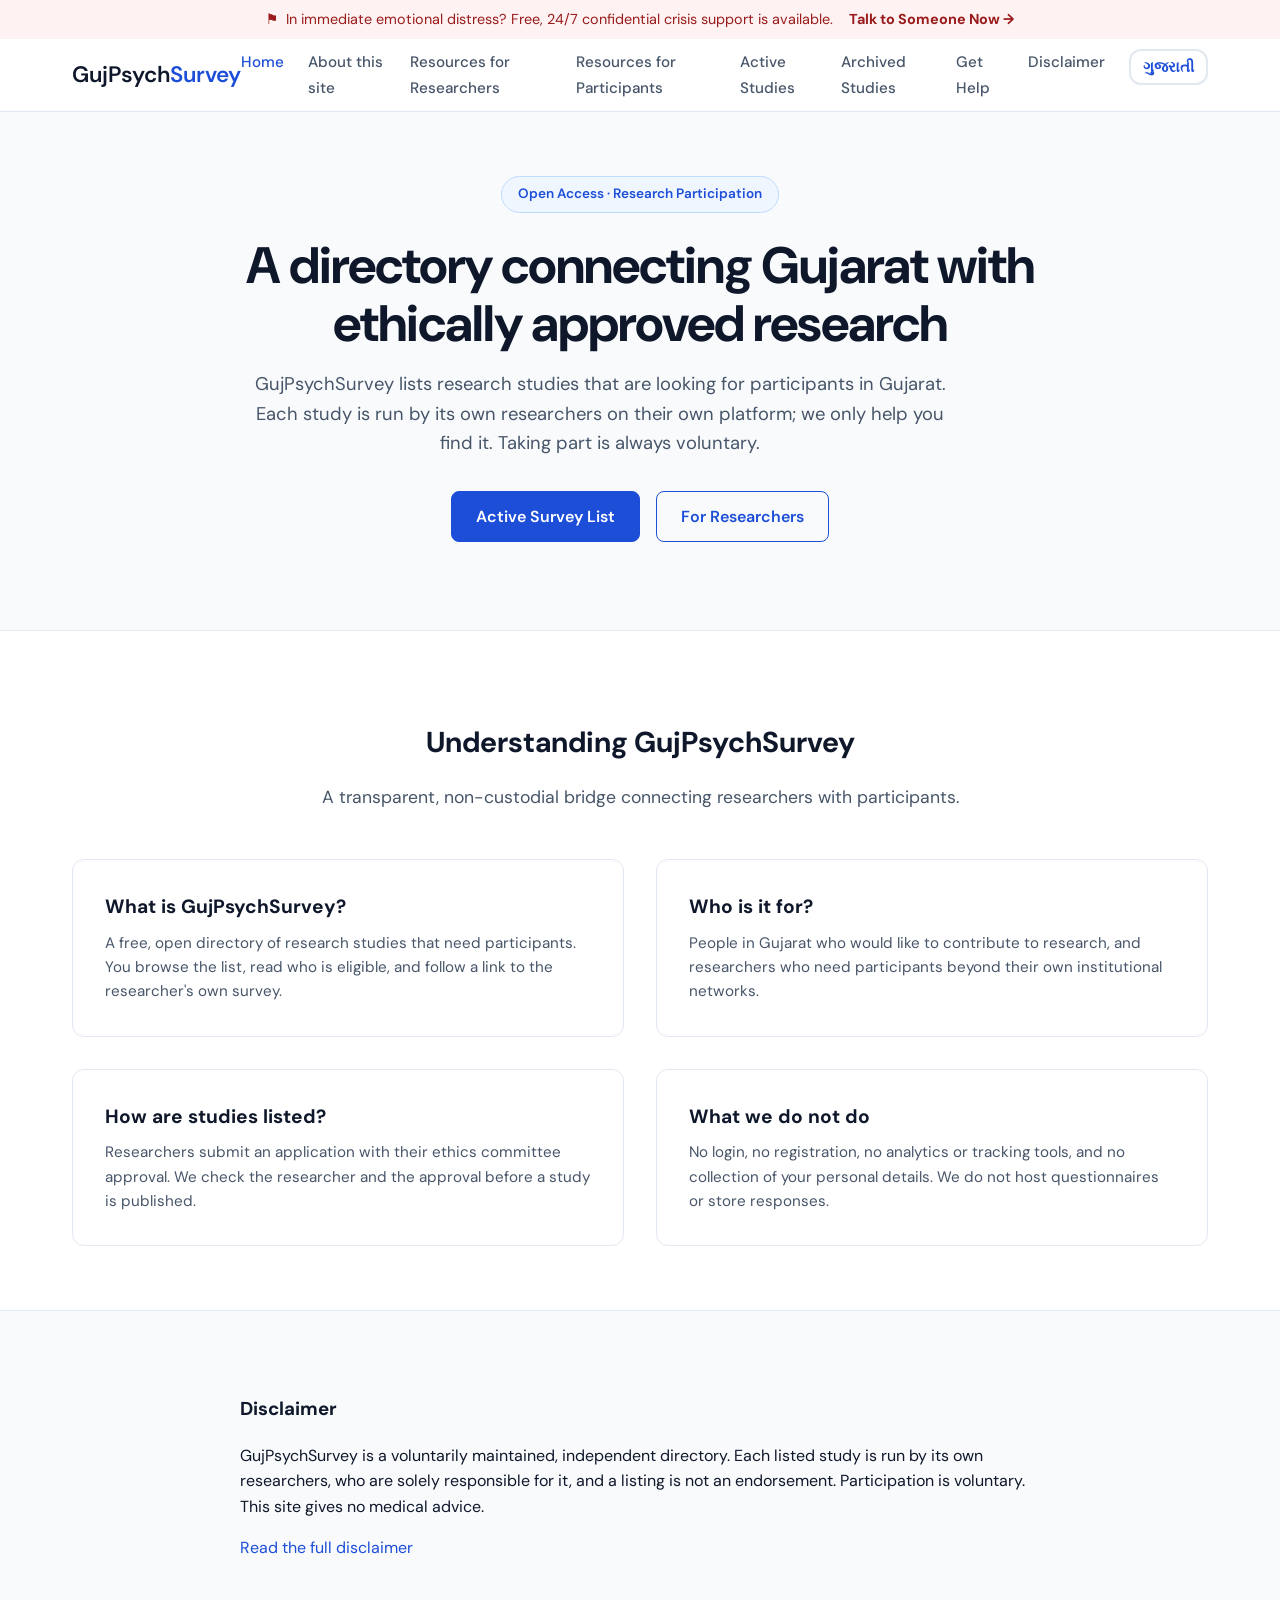
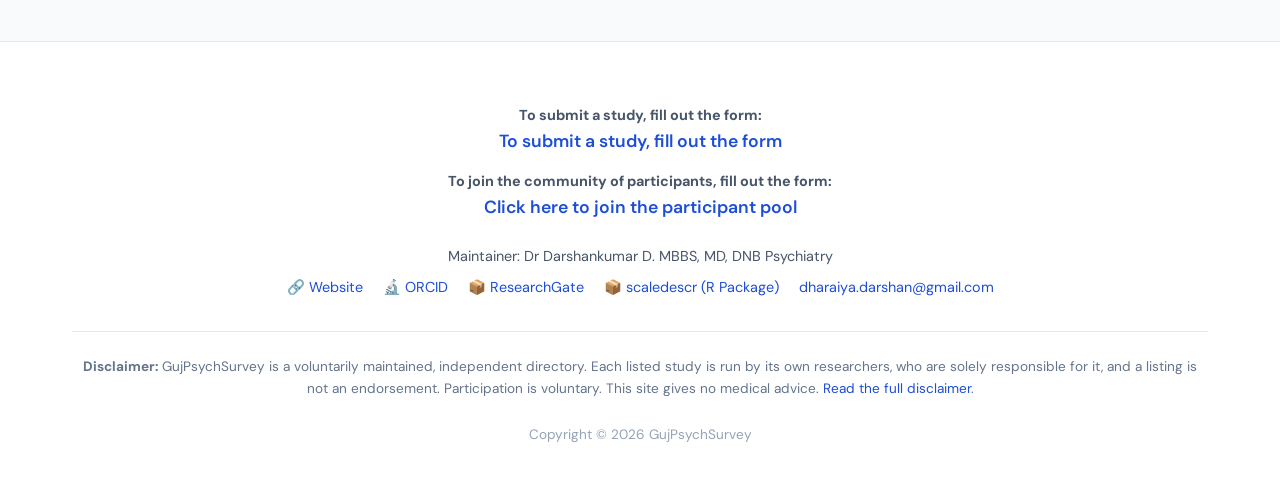
<file: index.html>
<!DOCTYPE html>
<html lang="en">
<head>
<meta charset="UTF-8">
<meta name="viewport" content="width=device-width, initial-scale=1.0">
<title data-en="GujPsychSurvey — Bridging Research & Community" data-gu="GujPsychSurvey — સંશોધન અને સમુદાયને જોડતું">GujPsychSurvey — Bridging Research & Community</title>
<link rel="preconnect" href="https://fonts.googleapis.com">
<link rel="preconnect" href="https://fonts.gstatic.com" crossorigin>
<link href="https://fonts.googleapis.com/css2?family=DM+Sans:wght@300;400;500;600;700&display=swap" rel="stylesheet">
<link rel="stylesheet" href="styles.css">

<!-- Prevent flash of English -->
<script>
  const savedLang = localStorage.getItem('gps-lang');
  if (savedLang) {
    document.documentElement.lang = savedLang;
  }
</script>
</head>
<body>

<!-- HEADER (Fetched) -->
<div id="nav-placeholder"></div>

<!-- MAIN CONTENT -->
<main>
  <div class="container">
    
    <!-- Hero Section -->
    <div class="hero">
      <div class="hero-content">
        <span class="hero-tag" data-en="Open Access · Research Participation" data-gu="ઓપન એક્સેસ · સંશોધન માં ભાગીદારી">Open Access · Research Participation</span>
        <h1 data-en="A directory connecting Gujarat with ethically approved research" data-gu="ગુજરાતને ethically approved સંશોધન સાથે જોડતી ડિરેક્ટરી">A directory connecting Gujarat with ethically approved research</h1>
        <p class="lead" data-en="GujPsychSurvey lists research studies that are looking for participants in Gujarat. Each study is run by its own researchers on their own platform; we only help you find it. Taking part is always voluntary." data-gu="GujPsychSurvey એ ગુજરાતમાં સહભાગીઓની શોધમાં હોય તેવા સંશોધન અભ્યાસોની સૂચિ બનાવે છે. દરેક અભ્યાસ તેમના પોતાના પ્લેટફોર્મ પર તેમના પોતાના સંશોધકો દ્વારા ચલાવવામાં આવે છે; અમે ફક્ત તમને તે શોધવામાં મદદ કરીએ છીએ. જે-તે અભ્યાસમાં ભાગ લેવો એ સ્વૈચ્છિક છે.">GujPsychSurvey lists research studies that are looking for participants in Gujarat. Each study is run by its own researchers on their own platform; we only help you find it. Taking part is always voluntary.</p>
        
        <div class="hero-actions">
          <a href="active-studies.html" class="btn-primary" data-en="Active Survey List" data-gu="ભરતી હેઠળના અભ્યાસો">Active Survey List</a>
          <a href="resources-for-researchers.html" class="btn-secondary" data-en="For Researchers" data-gu="સંશોધકો માટે">For Researchers</a>
        </div>
      </div>
                 
      </div>
    </div>
  </div>

  <!-- About/Info Section (Replacing the old stats/search with the requested table content) -->
  <div class="how-it-works" style="background: var(--surface); border-top: 1px solid var(--line); border-bottom: 1px solid var(--line); padding: 4rem 0;">
    <div class="container">
      
      <!-- Add this title so the section has context -->
      <div class="section-title" style="text-align: center; margin-bottom: 3rem;">
        <h2 style="font-size: 1.8rem; color: var(--ink); margin-bottom: 0.5rem;" data-en="Understanding GujPsychSurvey" data-gu="GujPsychSurvey વિશે">Understanding GujPsychSurvey</h2>
        <p style="color: var(--muted);" data-en="A transparent, non-custodial bridge connecting researchers with participants." data-gu="સંશોધકોને સહભાગીઓ સાથે જોડતો પારદર્શક પુલ, જે કોઈનો ડેટા સંગ્રહિત કરતો નથી.">A transparent, non-custodial bridge connecting researchers with participants.</p>
      </div>

      <div class="steps-grid">
        <div class="step-card">
          <h3 data-en="What is GujPsychSurvey?" data-gu="GujPsychSurvey શું છે?">What is GujPsychSurvey?</h3>
          <p data-en="A free, open directory of research studies that need participants. You browse the list, read who is eligible, and follow a link to the researcher's own survey." data-gu="સંશોધન અભ્યાસોની મફત, ઓપન ડિરેક્ટરી જેમાં સહભાગીઓની જરૂર છે. તમે સંશોધનની યાદી જોઈ શકો છો,તેમ કોણ ભાગ લઈ શકે છે તે વાંચી શકો છો અને સંશોધકના પોતાના સર્વેની લિંકને અનુસરો.">A free, open directory of research studies that need participants. You browse the list, read who is eligible, and follow a link to the researcher's own survey.</p>
        </div>

        <div class="step-card">
          <h3 data-en="Who is it for?" data-gu="આ કોના માટે છે?">Who is it for?</h3>
          <p data-en="People in Gujarat who would like to contribute to research, and researchers who need participants beyond their own institutional networks." data-gu="ગુજરાતના લોકો કે જેઓ સંશોધનમાં યોગદાન આપવા માંગે છે, અને સંશોધકો કે જેમને તેમના પોતાના સંસ્થાકીય નેટવર્કની બહાર સહભાગીઓની જરૂર છે.">People in Gujarat who would like to contribute to research, and researchers who need participants beyond their own institutional networks.</p>
        </div>

        <div class="step-card">
          <h3 data-en="How are studies listed?" data-gu="અભ્યાસો કેવી રીતે સૂચિબદ્ધ થાય છે?">How are studies listed?</h3>
          <p data-en="Researchers submit an application with their ethics committee approval. We check the researcher and the approval before a study is published." data-gu="સંશોધકો તેમની સંસ્થાકીય નૈતિકતા/આચાર સમિતિ (intsitutional ethics committee)ની મંજૂરી સાથે અરજી સબમિટ કરે છે. અભ્યાસ પ્રકાશિત થાય તે પહેલાં અમે સંશોધક અને મંજૂરીની ચકાસણી કરીએ છીએ.">Researchers submit an application with their ethics committee approval. We check the researcher and the approval before a study is published.</p>
        </div>

        <div class="step-card">
          <h3 data-en="What we do not do" data-gu="અમે શું કરતા નથી">What we do not do</h3>
          <p data-en="No login, no registration, no analytics or tracking tools, and no collection of your personal details. We do not host questionnaires or store responses." data-gu="કોઈ લોગિન નહીં, કોઈ નોંધણી નહીં, કોઈ એનાલિટિક્સ અથવા ટ્રેકિંગ ટૂલ્સ નહીં, અને તમારી વ્યક્તિગત વિગતોનો કોઈ સંગ્રહ નથી કરતાં  . અમે પ્રશ્નાવલી હોસ્ટ કરતા નથી અથવા તમારા જવાબ સંગ્રહ કરતા નથી.">No login, no registration, no analytics or tracking tools, and no collection of your personal details. We do not host questionnaires or store responses.</p>
        </div>
      </div>

    </div>
  </div>

  <!-- Disclaimer Section -->
  <div class="container" style="padding-top: 4rem; padding-bottom: 4rem;">
    <div class="disclaimer-box" style="max-width: 800px; margin: 0 auto;">
      <h3 data-en="Disclaimer" data-gu="અસ્વીકરણ">Disclaimer</h3>
      <p data-en="GujPsychSurvey is a voluntarily maintained, independent directory. Each listed study is run by its own researchers, who are solely responsible for it, and a listing is not an endorsement. Participation is voluntary. This site gives no medical advice." data-gu="GujPsychSurvey એ સ્વયંસેવી રીતે સંભાળવામાં આવતી, સ્વતંત્ર ડિરેક્ટરી છે. દરેક સૂચિબદ્ધ અભ્યાસ તેના પોતાના સંશોધકો દ્વારા ચલાવવામાં આવે છે, જે તેના માટે સંપૂર્ણ જવાબદાર છે, અને અમારી યાદીમાં તેનો સમાવેશ કરવો એ તેની ગુણવત્તાની બાંયધરી નથી,અને આ યાદી કોઈ પ્રકારની મંજૂરી કે ભલામણ નથી.કોઈ પણ અભ્યાસ માં ભાગ લેવો સ્વૈચ્છિક છે. આ સાઇટ કોઈ તબીબી સલાહ આપતી નથી.">GujPsychSurvey is a voluntarily maintained, independent directory. Each listed study is run by its own researchers, who are solely responsible for it, and a listing is not an endorsement. Participation is voluntary. This site gives no medical advice.</p>
      <p><a href="about.html" data-en="Read the full disclaimer" data-gu="સંપૂર્ણ અસ્વીકરણ વાંચો">Read the full disclaimer</a></p>
    </div>
  </div>

</main>

<!-- FOOTER (Fetched) -->
<div id="footer-placeholder"></div>

<!-- Standard Script -->
<script src="script.js"></script>
</body>
</html>
</file>
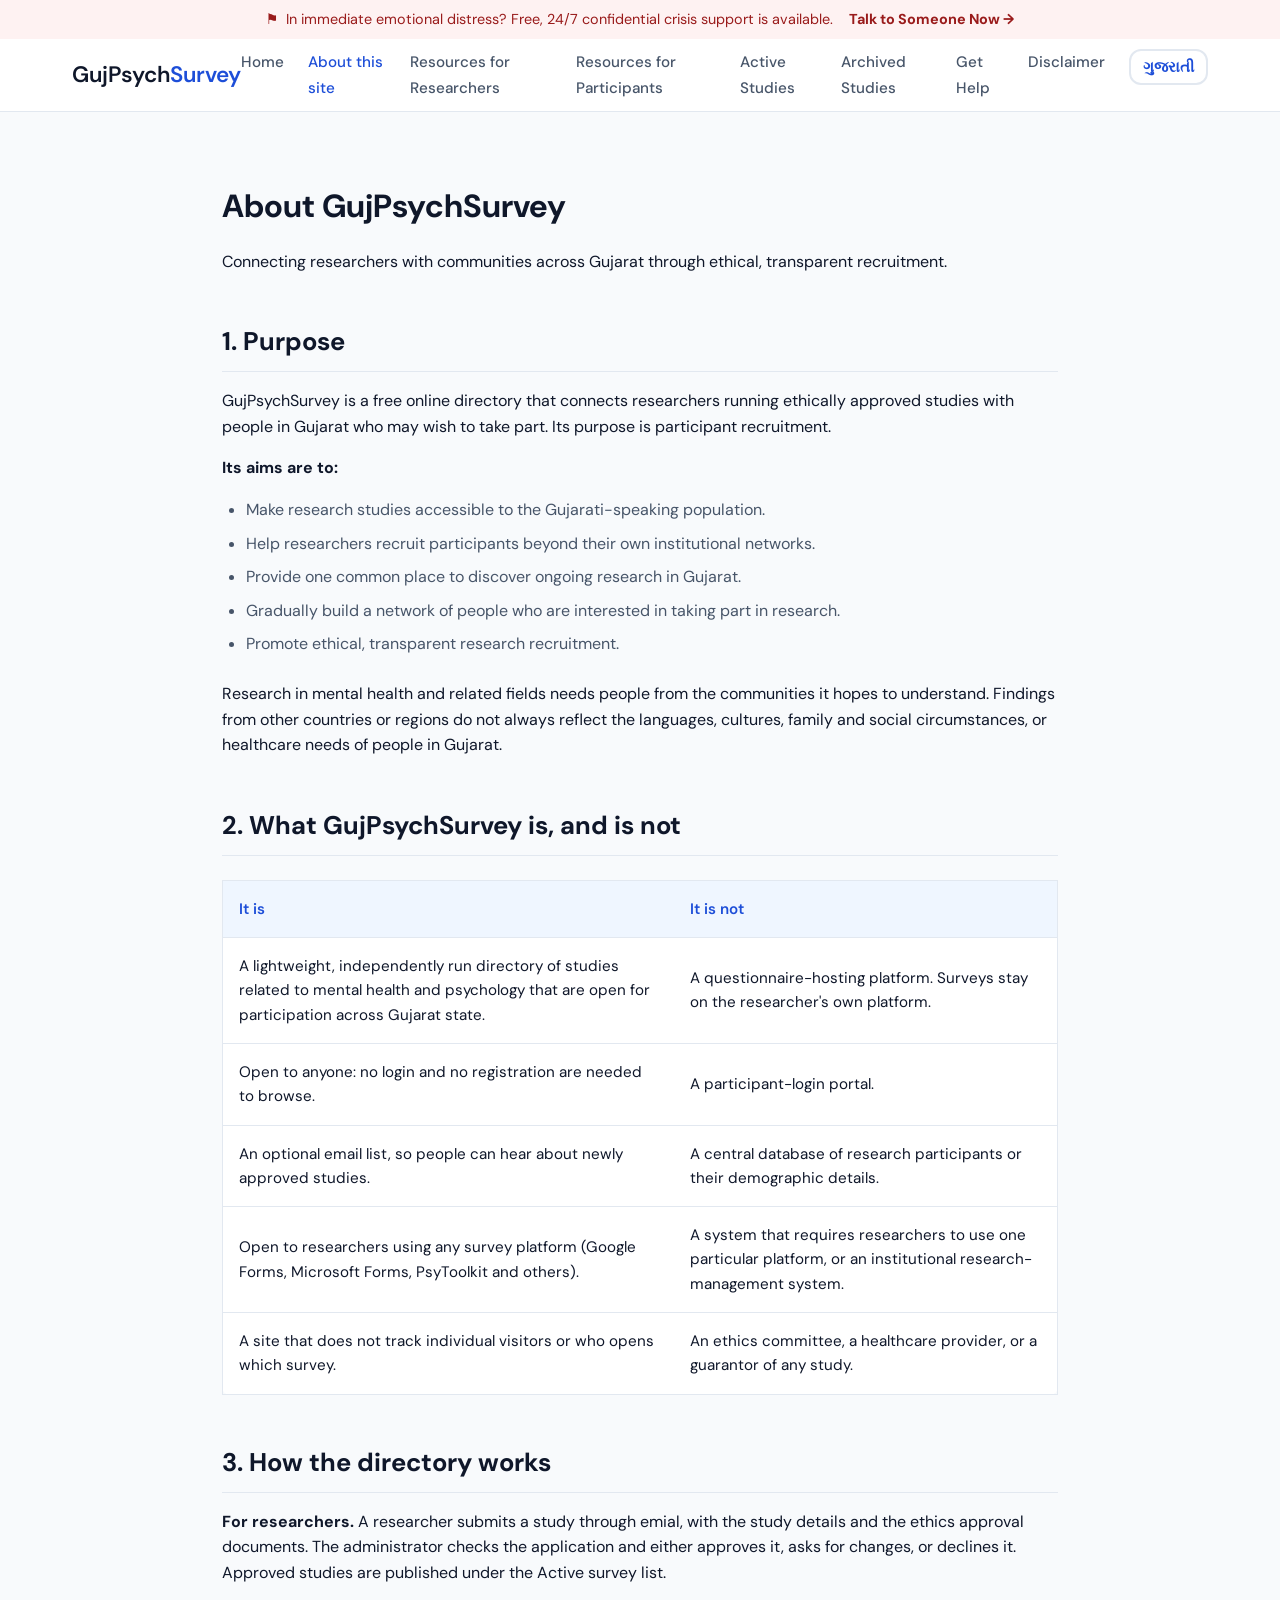
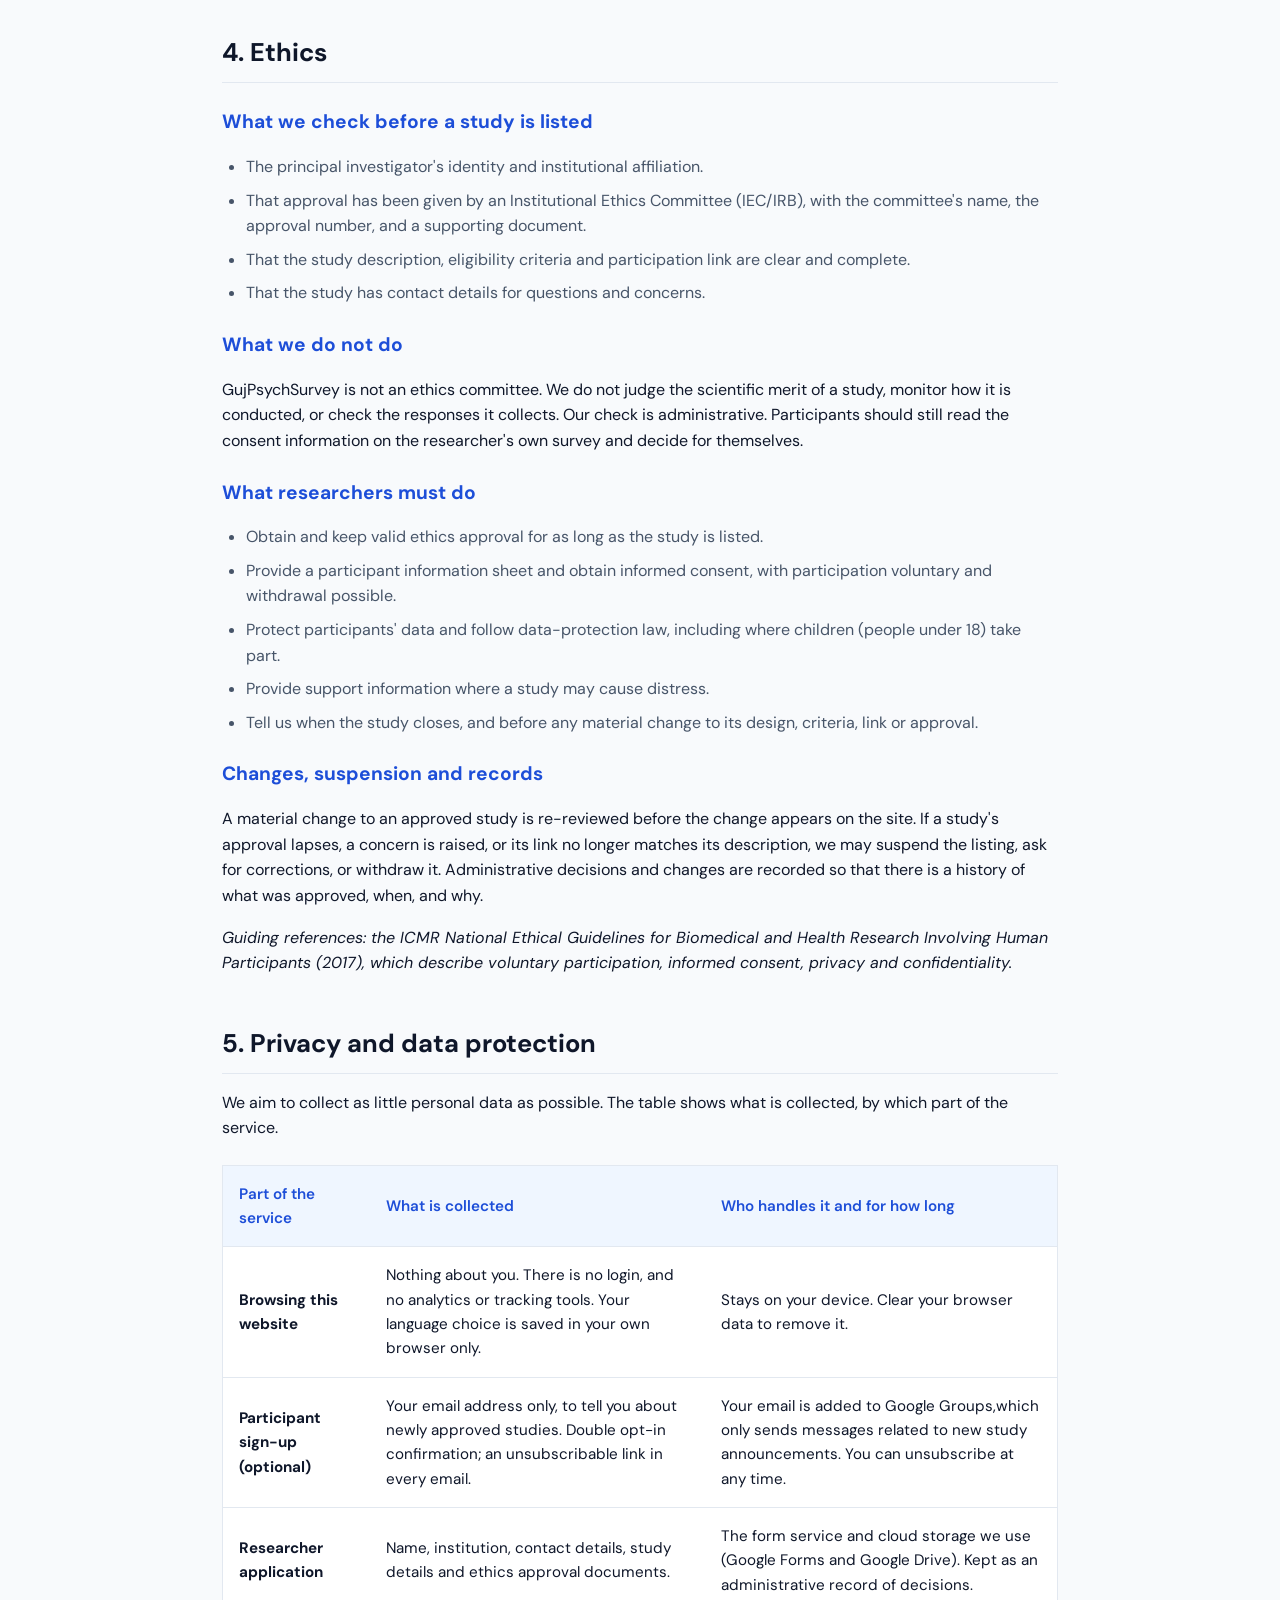
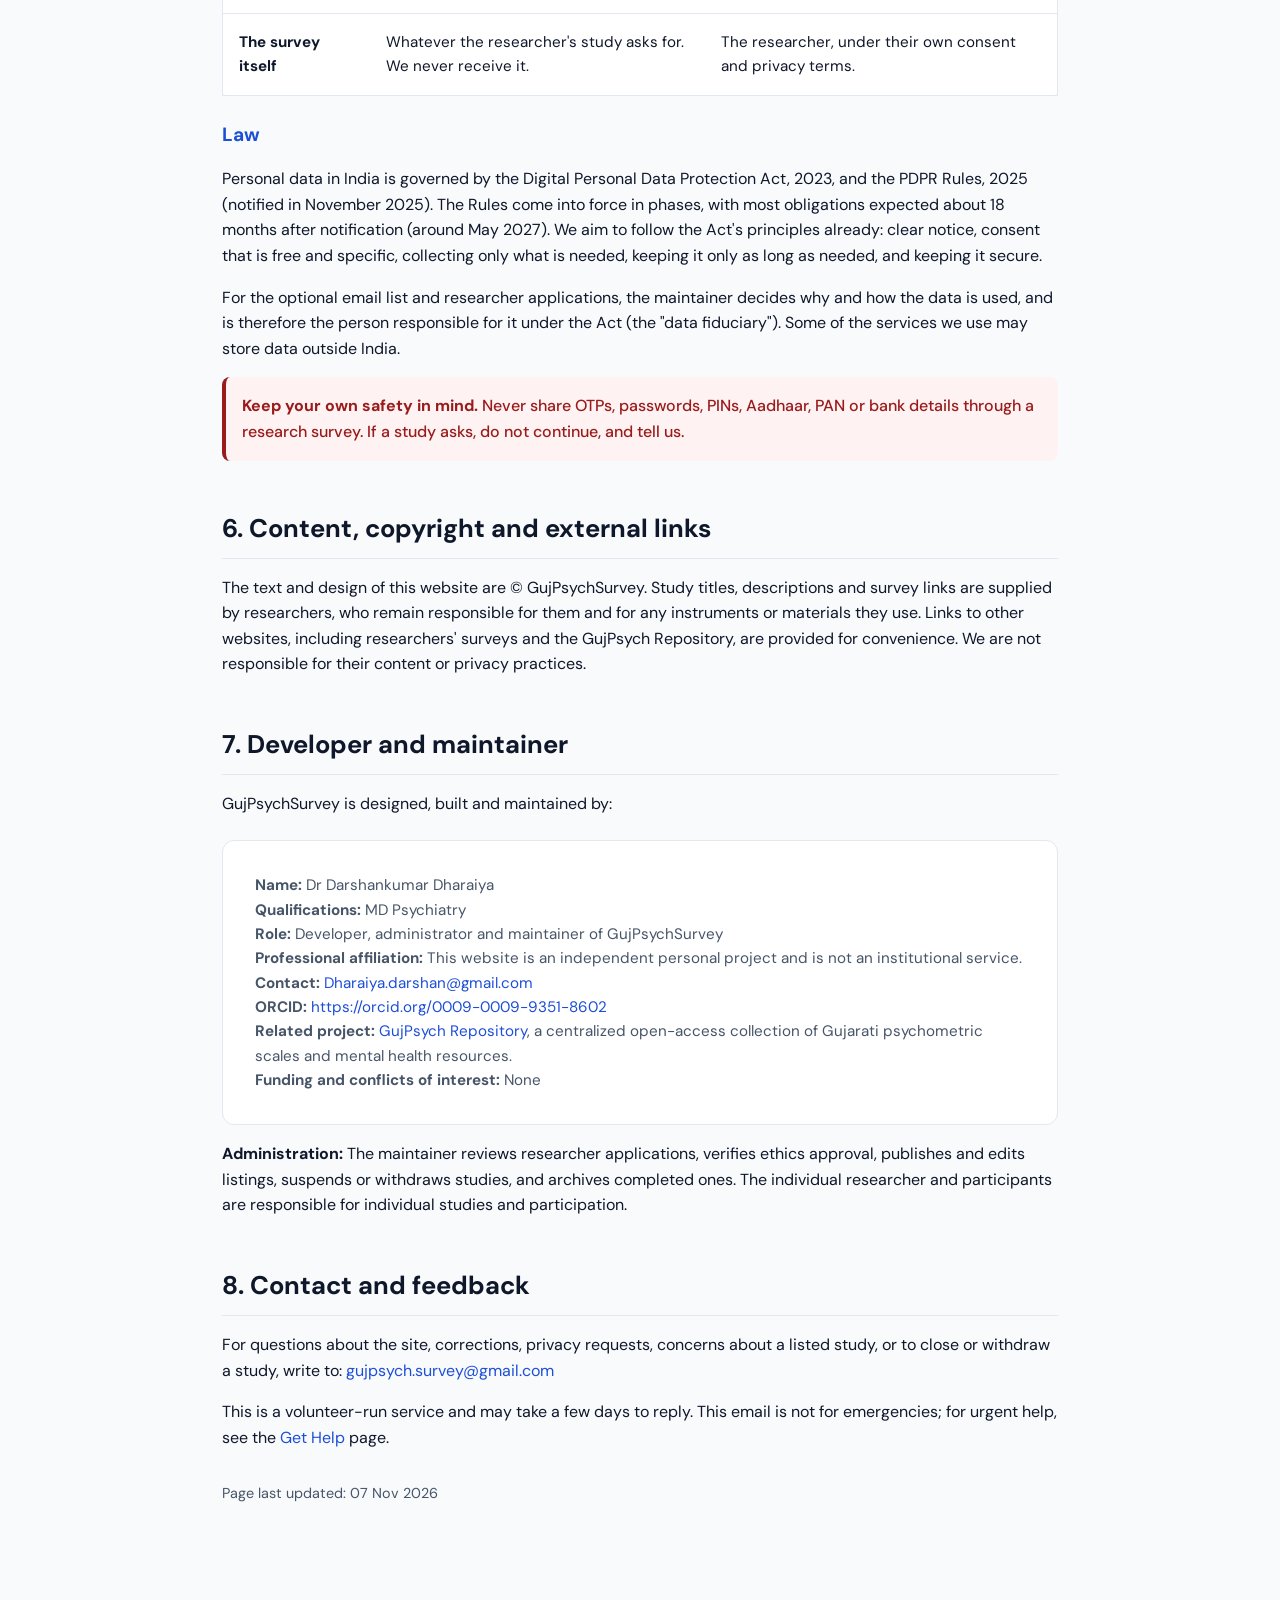
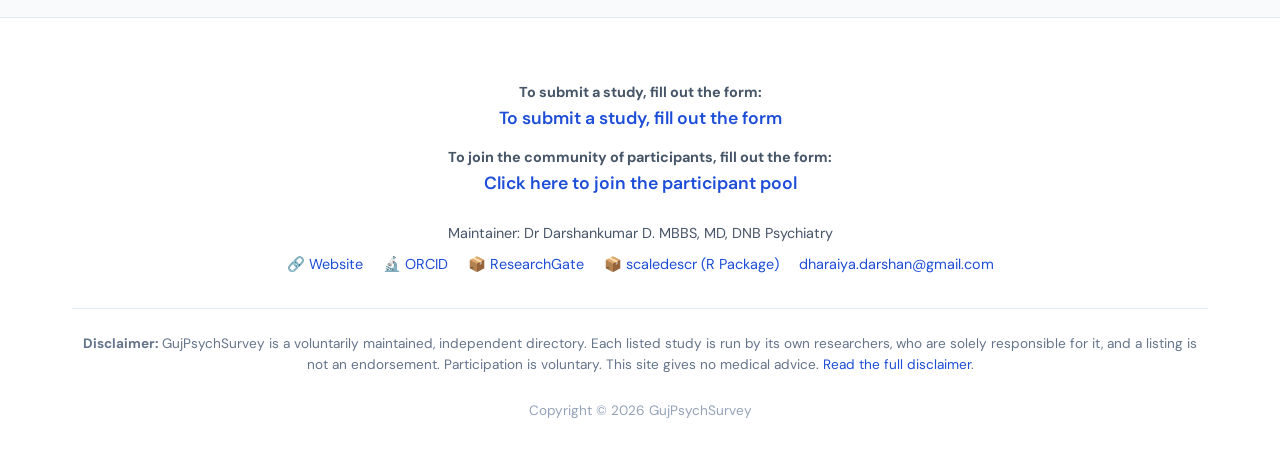
<file: about.html>
<!DOCTYPE html>
<html lang="en">
<head>
<meta charset="UTF-8">
<meta name="viewport" content="width=device-width, initial-scale=1.0">
<title data-en="About This Site — GujPsychSurvey" data-gu="આ સાઇટ વિશે — GujPsychSurvey">About This Site — GujPsychSurvey</title>
<link rel="preconnect" href="https://fonts.googleapis.com">
<link rel="preconnect" href="https://fonts.gstatic.com" crossorigin>
<link href="https://fonts.googleapis.com/css2?family=DM+Sans:wght@300;400;500;600;700&display=swap" rel="stylesheet">
<link rel="stylesheet" href="styles.css">
<style>
  /* Custom styles just for the About page to handle tables and lists */
  .content-section { margin-bottom: 3rem; }
  .content-section h2 { font-size: 1.6rem; color: var(--ink); margin-bottom: 1rem; border-bottom: 1px solid var(--line); padding-bottom: 0.5rem; }
  .content-section h3 { font-size: 1.2rem; color: var(--accent); margin-top: 1.5rem; margin-bottom: 0.5rem; }
  .content-section ul { margin-bottom: 1.5rem; padding-left: 1.5rem; color: var(--muted); }
  .content-section li { margin-bottom: 0.5rem; }
  
  /* Responsive Table Styling */
  .table-wrapper { overflow-x: auto; margin: 1.5rem 0; }
  .data-table { width: 100%; border-collapse: collapse; background: var(--surface); border: 1px solid var(--line); border-radius: 8px; }
  .data-table th, .data-table td { padding: 1rem; text-align: left; border-bottom: 1px solid var(--line); font-size: 0.95rem; }
  .data-table th { background: var(--accent-soft); color: var(--accent); font-weight: 600; }
  .data-table tr:last-child td { border-bottom: none; }
</style>

<!-- Prevent flash of English -->
<script>
  const savedLang = localStorage.getItem('gps-lang');
  if (savedLang) {
    document.documentElement.lang = savedLang;
  }
</script>
</head>
<body>

<!-- HEADER -->
<div id="nav-placeholder"></div>

<!-- MAIN CONTENT -->
<main>
  <div class="container" style="padding-top: 3rem; padding-bottom: 4rem; max-width: 900px;">
    
    <h1 style="color: var(--ink); margin-bottom: 0.5rem;" data-en="About GujPsychSurvey" data-gu="GujPsychSurvey વિશે">About GujPsychSurvey</h1>
    <p class="lead" style="margin-bottom: 3rem;" data-en="Connecting researchers with communities across Gujarat through ethical, transparent recruitment." data-gu="નૈતિક અને પારદર્શક ભરતી પ્રક્રિયા દ્વારા સમગ્ર ગુજરાતમાં સંશોધકોના સમુદાયને સહભાગીઓના સમુદાય સાથે જોડવો.">Connecting the community of researchers with the community of participants across Gujarat through ethical, transparent recruitment.</p>

    <!-- 1. Purpose -->
    <div class="content-section">
      <h2 data-en="1. Purpose" data-gu="૧. હેતુ">1. Purpose</h2>
      <p data-en="GujPsychSurvey is a free online directory that connects researchers running ethically approved studies with people in Gujarat who may wish to take part. Its purpose is participant recruitment." data-gu="GujPsychSurvey એ એક મફત ઑનલાઇન ડિરેક્ટરી છે જે નૈતિક રીતે મંજૂર થયેલા અભ્યાસો કરી રહેલા સંશોધકોને ગુજરાતના એવા લોકો સાથે જોડે છે જેઓ આવા અભ્યાસ (research)માં ભાગ લેવા માંગતા હોય. તેનો હેતુ સહભાગી ભરતી છે.">GujPsychSurvey is a free online directory that connects researchers running ethically approved studies with people in Gujarat who may wish to take part. Its purpose is participant recruitment.</p>
      <p data-en="<strong>Its aims are to:</strong>" data-gu="<strong>તેના ઉદ્દેશ્યો છે:</strong>"><strong>Its aims are to:</strong></p>
      <ul>
        <li data-en="Make research studies accessible to the Gujarati-speaking population." data-gu="ગુજરાતી ભાષી વસ્તી માટે સંશોધન અભ્યાસોને સુલભ બનાવવા.">Make research studies accessible to the Gujarati-speaking population.</li>
        <li data-en="Help researchers recruit participants beyond their own institutional networks." data-gu="સંશોધકોને તેમના પોતાના સંસ્થાકીય નેટવર્કની બહાર સહભાગીઓની ભરતી કરવામાં મદદ કરવી.">Help researchers recruit participants beyond their own institutional networks.</li>
        <li data-en="Provide one common place to discover ongoing research in Gujarat." data-gu="ગુજરાતમાં ચાલી રહેલા સંશોધનને શોધવા માટે એક સામાન્ય સ્થાન પ્રદાન કરવું.">Provide one common place to discover ongoing research in Gujarat.</li>
        <li data-en="Gradually build a network of people who are interested in taking part in research." data-gu="સંશોધનમાં ભાગ લેવામાં રસ ધરાવતા લોકોનું નેટવર્ક ધીમે ધીમે બનાવવું.">Gradually build a network of people who are interested in taking part in research.</li>
        <li data-en="Promote ethical, transparent research recruitment." data-gu="નૈતિક, પારદર્શક સંશોધન ભરતીને પ્રોત્સાહન આપવું.">Promote ethical, transparent research recruitment.</li>
      </ul>
      <p data-en="Research in mental health and related fields needs people from the communities it hopes to understand. Findings from other countries or regions do not always reflect the languages, cultures, family and social circumstances, or healthcare needs of people in Gujarat." data-gu="માનસિક સ્વાસ્થ્ય અને સંબંધિત ક્ષેત્રોમાં સંશોધનને તે સમુદાયોના લોકોની જરૂર છે જેને તે સમજવાની આશા રાખે છે. અન્ય દેશો અથવા પ્રદેશોના તારણો હંમેશા ગુજરાતના લોકોની ભાષાઓ, સંસ્કૃતિઓ, પરિવાર અને સામાજિક પરિસ્થિતિઓ અથવા આરોગ્યસંભાળની જરૂરિયાતોને પ્રતિબિંબિત કરતા નથી.">Research in mental health and related fields needs people from the communities it hopes to understand. Findings from other countries or regions do not always reflect the languages, cultures, family and social circumstances, or healthcare needs of people in Gujarat.</p>
    </div>

    <!-- 2. What it is and is not -->
    <div class="content-section">
      <h2 data-en="2. What GujPsychSurvey is, and is not" data-gu="૨. GujPsychSurvey શું છે અને શું નથી">2. What GujPsychSurvey is, and is not</h2>
      <div class="table-wrapper">
        <table class="data-table">
          <thead>
            <tr>
              <th data-en="It is" data-gu="આ શું છે.">It is</th>
              <th data-en="It is not" data-gu="આ શું નથી">It is not</th>
            </tr>
          </thead>
          <tbody>
            <tr>
              <td data-en="A lightweight, independently run directory of studies related to mental health and psychology that are open for participation across Gujarat state." data-gu="માનસિક સ્વાસ્થ્ય અને મનોવિજ્ઞાન સંબંધિત અભ્યાસોની સરળ, સ્વતંત્ર રીતે ચલાવવામાં આવતી ડિરેક્ટરી જે સમગ્ર ગુજરાત રાજ્યમાં ભાગ લેવા માટે ખુલ્લી છે.">A lightweight, independently run directory of studies related to mental health and psychology that are open for participation across Gujarat state.</td>
              <td data-en="A questionnaire-hosting platform. Surveys stay on the researcher's own platform." data-gu="પ્રશ્નાવલી-હોસ્ટિંગ પ્લેટફોર્મ. દરેક સંશોધકના સર્વે તેમના પસંદ કરેલ પ્લેટફોર્મ પર જ રહે છે.">A questionnaire-hosting platform. Surveys stay on the researcher's own platform.</td>
            </tr>
            <tr>
              <td data-en="Open to anyone: no login and no registration are needed to browse." data-gu="કોઈપણ માટે ખુલ્લું: બ્રાઉઝ કરવા માટે કોઈ લોગિન અને નોંધણી/રજીસ્ટ્રેશન ની જરૂર નથી.">Open to anyone: no login and no registration are needed to browse.</td>
              <td data-en="A participant-login portal." data-gu="સહભાગી-લોગિન પોર્ટલ.">A participant-login portal.</td>
            </tr>
            <tr>
              <td data-en="An optional email list, so people can hear about newly approved studies." data-gu="એક વૈકલ્પિક ઇમેઇલ લિસ્ટ, જેથી લોકો નવા બહાર પડેલા અભ્યાસો વિશે સાંભળી શકે.">An optional email list, so people can hear about newly approved studies.</td>
              <td data-en="A central database of research participants or their demographic details." data-gu="સંશોધન સહભાગીઓ અથવા તેમની વસ્તીવિષયક વિગતોનો કેન્દ્રીય ડેટાબેઝ.">A central database of research participants or their demographic details.</td>
            </tr>
            <tr>
              <td data-en="Open to researchers using any survey platform (Google Forms, Microsoft Forms, PsyToolkit and others)." data-gu="કોઈપણ સર્વે પ્લેટફોર્મ (Google Forms, Microsoft Forms, PsyToolkit અને અન્ય) નો ઉપયોગ કરતા સંશોધકો માટે ખુલ્લું.">Open to researchers using any survey platform (Google Forms, Microsoft Forms, PsyToolkit and others).</td>
              <td data-en="A system that requires researchers to use one particular platform, or an institutional research-management system." data-gu="એવી સિસ્ટમ જે સંશોધકોને એક ચોક્કસ પ્લેટફોર્મનો ઉપયોગ કરવાની જરૂર છે, અથવા સંસ્થાકીય સંશોધન-વ્યવસ્થાપન સિસ્ટમ.">A system that requires researchers to use one particular platform, or an institutional research-management system.</td>
            </tr>
            <tr>
              <td data-en="A site that does not track individual visitors or who opens which survey." data-gu="એવી સાઇટ જે વ્યક્તિગત મુલાકાતીઓ અથવા કોણ કયો સર્વે ખોલે છે તેને ટ્રેક કરતી નથી.">A site that does not track individual visitors or who opens which survey.</td>
              <td data-en="An ethics committee, a healthcare provider, or a guarantor of any study." data-gu="સંસ્થાકીય નૈતિકતા/આચાર સમિતિ(IEC), આરોગ્ય સેવા પૂરી પાડનાર અથવા કોઈપણ અભ્યાસનું ગેરંટર.">An ethics committee, a healthcare provider, or a guarantor of any study.</td>
            </tr>
          </tbody>
        </table>
      </div>
    </div>

    <!-- 3. How it works -->
    <div class="content-section">
      <h2 data-en="3. How the directory works" data-gu="૩. ડિરેક્ટરી કેવી રીતે કાર્ય કરે છે">3. How the directory works</h2>
      <p data-en="<strong>For researchers.</strong> A researcher submits a study through emial, with the study details and the ethics approval documents. The administrator checks the application and either approves it, asks for changes, or declines it. Approved studies are published under the Active survey list." data-gu="<strong>સંશોધકો માટે.</strong> સંશોધક ઈ-મેલ  દ્વારા અભ્યાસ સબમિટ કરે છે, જેમાં અભ્યાસની વિગતો અને નૈતિકતા મંજૂરી દસ્તાવેજો હોય છે. વ્યવસ્થાપક અરજીની ચકાસણી કરે છે અને ક્યાં તો તેને મંજૂર કરે છે, અથવા નકારે છે. મંજૂર થયેલા અભ્યાસો સક્રિય સર્વે યાદી હેઠળ પ્રકાશિત થાય છે."><strong>For researchers.</strong> A researcher submits a study through email, with the study details and the ethics approval documents. The administrator checks the application and either approves it, or declines it. Approved studies are published under the Active survey list.</p>
    </div>

    <!-- 4. Ethics -->
    <div class="content-section">
      <h2 data-en="4. Ethics" data-gu="૪. નૈતિકતા">4. Ethics</h2>
      
      <h3 data-en="What we check before a study is listed" data-gu="અભ્યાસ સૂચિબદ્ધ થાય તે પહેલાં અમે શું ચકાસીએ છીએ">What we check before a study is listed</h3>
      <ul>
        <li data-en="The principal investigator's identity and institutional affiliation." data-gu="પ્રિન્સિપલ ઇન્વેસ્ટિગેટરની ઓળખ અને સંસ્થાકીય જોડાણ.">The principal investigator's identity and institutional affiliation.</li>
        <li data-en="That approval has been given by an Institutional Ethics Committee (IEC/IRB), with the committee's name, the approval number, and a supporting document." data-gu="કે મંજૂરી સંસ્થાકીય નૈતિકતા સમિતિ (IEC/IRB) દ્વારા આપવામાં આવી છે, જેમાં સમિતિનું નામ, મંજૂરી નંબર અને સહાયક દસ્તાવેજ છે.">That approval has been given by an Institutional Ethics Committee (IEC/IRB), with the committee's name, the approval number, and a supporting document.</li>
        <li data-en="That the study description, eligibility criteria and participation link are clear and complete." data-gu="કે અભ્યાસ વર્ણન, પાત્રતા માપદંડ અને ભાગીદારી લિંક સ્પષ્ટ અને સંપૂર્ણ છે.">That the study description, eligibility criteria and participation link are clear and complete.</li>
        <li data-en="That the study has contact details for questions and concerns." data-gu="કે અભ્યાસમાં પ્રશ્નો અને વધુ માહિતી માટે સંપર્ક વિગતો છે.">That the study has contact details for questions and concerns.</li>
      </ul>

      <h3 data-en="What we do not do" data-gu="અમે શું કરતા નથી">What we do not do</h3>
      <p data-en="GujPsychSurvey is not an ethics committee. We do not judge the scientific merit of a study, monitor how it is conducted, or check the responses it collects. Our check is administrative. Participants should still read the consent information on the researcher's own survey and decide for themselves." data-gu="GujPsychSurvey એ નૈતિકતા સમિતિ નથી. અમે અભ્યાસની વૈજ્ઞાનિક યોગ્યતાનો નિર્ણય કરતા નથી, તે કેવી રીતે ચલાવવામાં આવે છે તેની દેખરેખ રાખતા નથી અથવા તે એકત્રિત કરેલા પ્રતિસાદોની ચકાસણી કરતા નથી. અમારી ચકાસણી વહીવટી છે. સહભાગીઓએ હજી પણ સંશોધકના પોતાના સર્વે પર સંમતિની માહિતી વાંચવી જોઈએ અને પોતાને માટે નિર્ણય લેવો જોઈએ.">GujPsychSurvey is not an ethics committee. We do not judge the scientific merit of a study, monitor how it is conducted, or check the responses it collects. Our check is administrative. Participants should still read the consent information on the researcher's own survey and decide for themselves.</p>

      <h3 data-en="What researchers must do" data-gu="સંશોધકોએ શું કરવું જોઈએ">What researchers must do</h3>
      <ul>
        <li data-en="Obtain and keep valid ethics approval for as long as the study is listed." data-gu="અભ્યાસ સૂચિબદ્ધ હોય ત્યાં સુધી માન્ય નૈતિકતા મંજૂરી મેળવો અને રાખો.">Obtain and keep valid ethics approval for as long as the study is listed.</li>
        <li data-en="Provide a participant information sheet and obtain informed consent, with participation voluntary and withdrawal possible." data-gu="સહભાગી માહિતી પત્રક પ્રદાન કરો અને માહિતગાર સંમતિ મેળવો, ભાગીદારી સ્વૈચ્છિક અને પાછળ ખસવાની શક્યતા સાથે.">Provide a participant information sheet and obtain informed consent, with participation voluntary and withdrawal possible.</li>
        <li data-en="Protect participants' data and follow data-protection law, including where children (people under 18) take part." data-gu="સહભાગીઓના ડેટાનું રક્ષણ કરો અને ડેટા-સંરક્ષણ કાયદાનું પાલન કરો, જેમાં બાળકો (૧૮ વર્ષથી ઓછી ઉંમરના લોકો) ભાગ લેતા હોય તેવા કિસ્સાઓનો સમાવેશ થાય છે.">Protect participants' data and follow data-protection law, including where children (people under 18) take part.</li>
        <li data-en="Provide support information where a study may cause distress." data-gu="જ્યાં અભ્યાસ મુશ્કેલીનું કારણ બની શકે ત્યાં સહાયક માહિતી પ્રદાન કરો.">Provide support information where a study may cause distress.</li>
        <li data-en="Tell us when the study closes, and before any material change to its design, criteria, link or approval." data-gu="અભ્યાસ ક્યારે બંધ થાય છે અને તેની ડિઝાઇન, માપદંડ, લિંક અથવા મંજૂરીમાં કોઈપણ મહત્વપૂર્ણ ફેરફાર પહેલાં અમને જણાવો.">Tell us when the study closes, and before any material change to its design, criteria, link or approval.</li>
      </ul>

      <h3 data-en="Changes, suspension and records" data-gu="ફેરફારો, સ્થગિતતા અને રેકોર્ડ્સ">Changes, suspension and records</h3>
      <p data-en="A material change to an approved study is re-reviewed before the change appears on the site. If a study's approval lapses, a concern is raised, or its link no longer matches its description, we may suspend the listing, ask for corrections, or withdraw it. Administrative decisions and changes are recorded so that there is a history of what was approved, when, and why." data-gu="મંજૂર થયેલા અભ્યાસમાં મહત્વપૂર્ણ ફેરફાર સાઇટ પર દેખાય તે પહેલાં ફરીથી સમીક્ષા કરવામાં આવે છે. જો અભ્યાસની મંજૂરી સમાપ્ત થાય, ચિંતા ઊભી થાય, અથવા તેની લિંક તેના વર્ણન સાથે મેળ ખાતી ન હોય, તો અમે સૂચિને સ્થગિત કરી શકીએ છીએ, સુધારા માંગી શકીએ છીએ અથવા તેને પાછી ખેંચી શકીએ છીએ. વહીવટી નિર્ણયો અને ફેરફારો રેકોર્ડ કરવામાં આવે છે જેથી શું મંજૂર કરવામાં આવ્યું, ક્યારે અને કેમ તેનો ઇતિહાસ રહે.">A material change to an approved study is re-reviewed before the change appears on the site. If a study's approval lapses, a concern is raised, or its link no longer matches its description, we may suspend the listing, ask for corrections, or withdraw it. Administrative decisions and changes are recorded so that there is a history of what was approved, when, and why.</p>
      <p data-en="<em>Guiding references: the ICMR National Ethical Guidelines for Biomedical and Health Research Involving Human Participants (2017), which describe voluntary participation, informed consent, privacy and confidentiality.</em>" data-gu="<em>માર્ગદર્શક સંદર્ભો: ICMR રાષ્ટ્રીય નૈતિક માર્ગદર્શિકાઓ માનવ સહભાગીઓ સાથે સંબંધિત બાયોમેડિકલ અને આરોગ્ય સંશોધન માટે (૨૦૧૭), જે સ્વૈચ્છિક ભાગીદારી, માહિતગાર સંમતિ, ગોપનીયતા અને ગુપ્તતાનું વર્ણન કરે છે.</em>"><em>Guiding references: the ICMR National Ethical Guidelines for Biomedical and Health Research Involving Human Participants (2017), which describe voluntary participation, informed consent, privacy and confidentiality.</em></p>
    </div>

    <!-- 5. Privacy -->
    <div class="content-section">
      <h2 data-en="5. Privacy and data protection" data-gu="૫. ગોપનીયતા અને ડેટા સંરક્ષણ">5. Privacy and data protection</h2>
      <p data-en="We aim to collect as little personal data as possible. The table shows what is collected, by which part of the service." data-gu="અમારો ધ્યેય શક્ય તેટલો ઓછો વ્યક્તિગત ડેટા એકત્રિત કરવાનો છે. કોષ્ટક દર્શાવે છે કે સેવાના કયા ભાગ દ્વારા શું એકત્રિત કરવામાં આવે છે.">We aim to collect as little personal data as possible. The table shows what is collected, by which part of the service.</p>
      
      <div class="table-wrapper">
        <table class="data-table">
          <thead>
            <tr>
              <th data-en="Part of the service" data-gu="સેવાનો ભાગ">Part of the service</th>
              <th data-en="What is collected" data-gu="શું એકત્રિત કરવામાં આવે છે">What is collected</th>
              <th data-en="Who handles it and for how long" data-gu="કોણ સંભાળે છે અને કેટલા સમય માટે">Who handles it and for how long</th>
            </tr>
          </thead>
          <tbody>
            <tr>
              <td data-en="<strong>Browsing this website</strong>" data-gu="<strong>આ વેબસાઇટ બ્રાઉઝ કરવી</strong>"><strong>Browsing this website</strong></td>
              <td data-en="Nothing about you. There is no login, and no analytics or tracking tools. Your language choice is saved in your own browser only." data-gu="તમારા વિશે કંઈ નહીં. ત્યાં કોઈ લોગિન નથી, અને કોઈ એનાલિટિક્સ અથવા ટ્રેકિંગ ટૂલ્સ નથી. તમારી ભાષાની પસંદગી ફક્ત તમારા પોતાના બ્રાઉઝરમાં સાચવવામાં આવે છે.">Nothing about you. There is no login, and no analytics or tracking tools. Your language choice is saved in your own browser only.</td>
              <td data-en="Stays on your device. Clear your browser data to remove it." data-gu="તમારા ઉપકરણ પર જ રહે છે. તેને દૂર કરવા માટે તમારો બ્રાઉઝર ડેટા સાફ કરો.">Stays on your device. Clear your browser data to remove it.</td>
            </tr>
            <tr>
              <td data-en="<strong>Participant sign-up (optional)</strong>" data-gu="<strong>સહભાગી સાઇન-અપ (વૈકલ્પિક)</strong>"><strong>Participant sign-up (optional)</strong></td>
              <td data-en="Your email address only, to tell you about newly approved studies. Double opt-in confirmation; an unsubscribable link in every email." data-gu="ફક્ત તમારું ઇમેઇલ સરનામું, તમને નવા મંજૂર થયેલા અભ્યાસો વિશે જણાવવા માટે. ડબલ ઓપ્ટ-ઇન પુષ્ટિ; દરેક ઇમેઇલમાં અનસબ્સ્ક્રાઇબ કરી શકાય તેવી લિંક.">Your email address only, to tell you about newly approved studies. Double opt-in confirmation; an unsubscribable link in every email.</td>
              <td data-en="Your email is added to Google Groups,which only sends messages related to new study announcements. You can unsubscribe at any time." data-gu="તમારો ઇમેઇલ Google Groups માં ઉમેરવામાં આવે છે, જે ફક્ત નવી અભ્યાસ જાહેરાતો સંબંધિત સંદેશા મોકલે છે. તમે કોઈપણ સમયે અનસબ્સ્ક્રાઇબ કરી શકો છો.">Your email is added to Google Groups,which only sends messages related to new study announcements. You can unsubscribe at any time.</td>
            </tr>
            <tr>
              <td data-en="<strong>Researcher application</strong>" data-gu="<strong>સંશોધક અરજી</strong>"><strong>Researcher application</strong></td>
              <td data-en="Name, institution, contact details, study details and ethics approval documents." data-gu="નામ, સંસ્થા, સંપર્ક વિગતો, અભ્યાસ વિગતો અને નૈતિકતા મંજૂરી દસ્તાવેજો.">Name, institution, contact details, study details and ethics approval documents.</td>
              <td data-en="The form service and cloud storage we use (Google Forms and Google Drive). Kept as an administrative record of decisions." data-gu="અમે ઉપયોગ કરીએ છીએ તે ફોર્મ સેવા અને ક્લાઉડ સ્ટોરેજ (Google Forms અને Google Drive). નિર્ણયોના વહીવટી રેકોર્ડ તરીકે રાખવામાં આવે છે.">The form service and cloud storage we use (Google Forms and Google Drive). Kept as an administrative record of decisions.</td>
            </tr>
            <tr>
              <td data-en="<strong>The survey itself</strong>" data-gu="<strong>સર્વે પોતે</strong>"><strong>The survey itself</strong></td>
              <td data-en="Whatever the researcher's study asks for. We never receive it." data-gu="સંશોધકનો અભ્યાસ જે માંગે છે તે બધું. અમને તે ક્યારેય પ્રાપ્ત થતું નથી.">Whatever the researcher's study asks for. We never receive it.</td>
              <td data-en="The researcher, under their own consent and privacy terms." data-gu="સંશોધક, તેમની પોતાની સંમતિ અને ગોપનીયતાની શરતો હેઠળ.">The researcher, under their own consent and privacy terms.</td>
            </tr>
          </tbody>
        </table>
      </div>

      <h3 data-en="Law" data-gu="કાયદો">Law</h3>
      <p data-en="Personal data in India is governed by the Digital Personal Data Protection Act, 2023, and the PDPR Rules, 2025 (notified in November 2025). The Rules come into force in phases, with most obligations expected about 18 months after notification (around May 2027). We aim to follow the Act's principles already: clear notice, consent that is free and specific, collecting only what is needed, keeping it only as long as needed, and keeping it secure." data-gu="ભારતમાં વ્યક્તિગત ડેટા ડિજિટલ પર્સનલ ડેટા પ્રોટેક્શન એક્ટ, ૨૦૨૩ અને PDPR નિયમો, ૨૦૨૫ (નવેમ્બર ૨૦૨૫ માં સૂચિત) દ્વારા સંચાલિત થાય છે. નિયમો તબક્કાવાર અમલમાં આવે છે, જેમાં મોટાભાગની જવાબદારીઓ સૂચના પછી લગભગ ૧૮ મહિના (આશરે મે ૨૦૨૭)માં અપેક્ષિત છે. અમારો ધ્યેય પહેલેથી જ કાયદાના સિદ્ધાંતોનું પાલન કરવાનો છે: સ્પષ્ટ સૂચના, મુક્ત અને વિશિષ્ટ સંમતિ, ફક્ત જરૂરી હોય તે જ એકત્રિત કરવું, ફક્ત જરૂરી હોય ત્યાં સુધી તેને રાખવું અને તેને સુરક્ષિત રાખવું.">Personal data in India is governed by the Digital Personal Data Protection Act, 2023, and the PDPR Rules, 2025 (notified in November 2025). The Rules come into force in phases, with most obligations expected about 18 months after notification (around May 2027). We aim to follow the Act's principles already: clear notice, consent that is free and specific, collecting only what is needed, keeping it only as long as needed, and keeping it secure.</p>
      <p data-en="For the optional email list and researcher applications, the maintainer decides why and how the data is used, and is therefore the person responsible for it under the Act (the &quot;data fiduciary&quot;). Some of the services we use may store data outside India." data-gu="વૈકલ્પિક ઇમેઇલ સૂચિ અને સંશોધક અરજીઓ માટે, જાળવનાર નક્કી કરે છે કે ડેટાનો ઉપયોગ કેમ અને કેવી રીતે થાય છે, અને તેથી તે કાયદા હેઠળ તેના માટે જવાબદાર વ્યક્તિ છે (&quot;ડેટા ફિડ્યુશિયરી&quot;). અમે ઉપયોગ કરીએ છીએ તેવી કેટલીક સેવાઓ ભારતની બહાર ડેટા સ્ટોર કરી શકે છે.">For the optional email list and researcher applications, the maintainer decides why and how the data is used, and is therefore the person responsible for it under the Act (the "data fiduciary"). Some of the services we use may store data outside India.</p>
      
      <div style="background: var(--alert-bg); padding: 1rem; border-radius: 8px; border-left: 4px solid var(--alert-ink); margin-top: 1rem;">
        <p style="margin: 0; color: var(--alert-ink); font-weight: 500;" data-en="<strong>Keep your own safety in mind.</strong> Never share OTPs, passwords, PINs, Aadhaar, PAN or bank details through a research survey. If a study asks, do not continue, and tell us." data-gu="<strong>તમારી પોતાની સલામતી ધ્યાનમાં રાખો.</strong> સંશોધન સર્વે દ્વારા OTP, પાસવર્ડ, PIN, આધાર, પાન અથવા બેંક વિગતો ક્યારેય શેર કરશો નહીં. જો કોઈ અભ્યાસ પૂછે, તો ચાલુ રાખશો નહીં, અને અમને જણાવો."><strong>Keep your own safety in mind.</strong> Never share OTPs, passwords, PINs, Aadhaar, PAN or bank details through a research survey. If a study asks, do not continue, and tell us.</p>
      </div>
    </div>

    <!-- 7. Content & Links -->
    <div class="content-section">
      <h2 data-en="6. Content, copyright and external links" data-gu="૬. સામગ્રી, કૉપીરાઇટ અને બહારની લિંક્સ">6. Content, copyright and external links</h2>
      <p data-en="The text and design of this website are © GujPsychSurvey. Study titles, descriptions and survey links are supplied by researchers, who remain responsible for them and for any instruments or materials they use. Links to other websites, including researchers' surveys and the GujPsych Repository, are provided for convenience. We are not responsible for their content or privacy practices." data-gu="આ વેબસાઇટનું ટેક્સ્ટ અને ડિઝાઇન © GujPsychSurvey છે. અભ્યાસ શીર્ષકો, વર્ણનો અને સર્વે લિંક્સ સંશોધકો દ્વારા પ્રદાન કરવામાં આવે છે, જે તેમના અને તેમના દ્વારા ઉપયોગમાં લેવાતા કોઈપણ સાધનો અથવા સામગ્રી માટે જવાબદાર રહે છે. અન્ય વેબસાઇટ્સની લિંક્સ, જેમાં સંશોધકોના સર્વે અને ગુજસાઇક રિપોઝિટરીનો સમાવેશ થાય છે, તે સુવિધા માટે પ્રદાન કરવામાં આવી છે. અમે તેમની સામગ્રી અથવા ગોપનીયતા પ્રથાઓ માટે જવાબદાર નથી.">The text and design of this website are © GujPsychSurvey. Study titles, descriptions and survey links are supplied by researchers, who remain responsible for them and for any instruments or materials they use. Links to other websites, including researchers' surveys and the GujPsych Repository, are provided for convenience. We are not responsible for their content or privacy practices.</p>
    </div>

    <!-- 8. Developer -->
    <div class="content-section">
      <h2 data-en="7. Developer and maintainer" data-gu="૭. વિકાસકર્તા અને જાળવનાર">7. Developer and maintainer</h2>
      <p data-en="GujPsychSurvey is designed, built and maintained by:" data-gu="GujPsychSurvey આના દ્વારા ડિઝાઇન, બનાવવામાં અને જાળવવામાં આવે છે:">GujPsychSurvey is designed, built and maintained by:</p>
      
      <div class="step-card" style="margin-top: 1.5rem;">
        <p><strong data-en="Name:" data-gu="નામ:">Name:</strong> <span data-no-translate>Dr Darshankumar Dharaiya</span></p>
        <p><strong data-en="Qualifications:" data-gu="લાયકાત:">Qualifications:</strong> <span data-no-translate>MD Psychiatry</span></p>
        <p><strong data-en="Role:" data-gu="ભૂમિકા:">Role:</strong> <span data-en="Developer, administrator and maintainer of GujPsychSurvey" data-gu="GujPsychSurvey ના વિકાસકર્તા, વ્યવસ્થાપક અને જાળવનાર">Developer, administrator and maintainer of GujPsychSurvey</span></p>
        <p><strong data-en="Professional affiliation:" data-gu="વ્યાવસાયિક જોડાણ:">Professional affiliation:</strong> <span data-en="This website is an independent personal project and is not an institutional service." data-gu="આ વેબસાઇટ એક સ્વતંત્ર વ્યક્તિગત પ્રોજેક્ટ છે અને તે સંસ્થાકીય સેવા નથી.">This website is an independent personal project and is not an institutional service.</span></p>
        <p><strong data-en="Contact:" data-gu="સંપર્ક:">Contact:</strong> <a href="mailto:Dharaiya.darshan@gmail.com" data-no-translate>Dharaiya.darshan@gmail.com</a></p>
        <p><strong data-en="ORCID:" data-gu="ORCID:">ORCID:</strong> <a href="https://orcid.org/0009-0009-9351-8602" target="_blank" rel="noopener" data-no-translate>https://orcid.org/0009-0009-9351-8602</a></p>
        <p><strong data-en="Related project:" data-gu="સંબંધિત પ્રોજેક્ટ:">Related project:</strong> <a href="https://www.gujpsych-repository.com/" target="_blank" rel="noopener" data-en="GujPsych Repository" data-gu="GujPsych રિપોઝિટરી">GujPsych Repository</a><span data-en=", a centralized open-access collection of Gujarati psychometric scales and mental health resources." data-gu=", ગુજરાતી મનોમિતિક માપદંડો અને માનસિક સ્વાસ્થ્ય સંસાધનોનો કેન્દ્રીય ઓપન-એક્સેસ સંગ્રહ.">, a centralized open-access collection of Gujarati psychometric scales and mental health resources.</span></p>
        <p><strong data-en="Funding and conflicts of interest:" data-gu="ધોરણ અને હિતોના સંઘર્ષ:">Funding and conflicts of interest:</strong> <span data-en="None" data-gu="કોઈ નહીં">None</span></p>
      </div>

      <p style="margin-top: 1rem;" data-en="<strong>Administration:</strong> The maintainer reviews researcher applications, verifies ethics approval, publishes and edits listings, suspends or withdraws studies, and archives completed ones. The individual researcher and participants are responsible for individual studies and participation." data-gu="<strong>વહીવટ:</strong> જાળવનાર સંશોધક અરજીઓની સમીક્ષા કરે છે, નૈતિકતા મંજૂરીની ચકાસણી કરે છે, સૂચિઓ પ્રકાશિત અને સંપાદિત કરે છે, અભ્યાસોને સ્થગિત અથવા પાછા ખેંચે છે, અને પૂર્ણ થયેલા અભ્યાસોને આર્કાઇવ કરે છે. વ્યક્તિગત સંશોધક અને સહભાગીઓ વ્યક્તિગત અભ્યાસો અને ભાગીદારી માટે જવાબદાર છે."><strong>Administration:</strong> The maintainer reviews researcher applications, verifies ethics approval, publishes and edits listings, suspends or withdraws studies, and archives completed ones. The individual researcher and participants are responsible for individual studies and participation.</p>
    </div>

    <!-- 9. Contact -->
    <div class="content-section">
      <h2 data-en="8. Contact and feedback" data-gu="૮. સંપર્ક અને પ્રતિસાદ">8. Contact and feedback</h2>
      <p data-en="For questions about the site, corrections, privacy requests, concerns about a listed study, or to close or withdraw a study, write to: <a href=&quot;mailto:gujpsych.survey@gmail.com&quot;>gujpsych.survey@gmail.com</a>" data-gu="સાઇટ વિશેના પ્રશ્નો, સુધારાઓ, ગોપનીયતા વિનંતીઓ, સૂચિબદ્ધ અભ્યાસ વિશેની ચિંતાઓ, અથવા અભ્યાસ બંધ કરવા અથવા પાછો ખેંચવા માટે, આના પર લખો: <a href=&quot;mailto:gujpsych.survey@gmail.com&quot;>gujpsych.survey@gmail.com</a>">For questions about the site, corrections, privacy requests, concerns about a listed study, or to close or withdraw a study, write to: <a href="mailto:gujpsych.survey@gmail.com">gujpsych.survey@gmail.com</a></p>
      <p data-en="This is a volunteer-run service and may take a few days to reply. This email is not for emergencies; for urgent help, see the <a href=&quot;get-help.html&quot;>Get Help</a> page." data-gu="આ સ્વયંસેવકો દ્વારા ચલાવવામાં આવતી સેવા છે અને જવાબ આપવામાં થોડા દિવસો લાગી શકે છે. આ ઇમેઇલ કટોકટી માટે નથી; તાત્કાલિક મદદ માટે, <a href=&quot;get-help.html&quot;>મદદ મેળવો</a> પૃષ્ઠ જુઓ.">This is a volunteer-run service and may take a few days to reply. This email is not for emergencies; for urgent help, see the <a href="get-help.html">Get Help</a> page.</p>
      <p style="font-size: 0.9rem; color: var(--muted); margin-top: 2rem;" data-en="Page last updated: 07 Nov 2026" data-gu="પૃષ્ઠ છેલ્લે અપડેટ કરેલ: ૦૭ નવેમ્બર ૨૦૨૬">Page last updated: 07 Nov 2026</p>
    </div>

  </div>
</main>

<!-- FOOTER -->
<div id="footer-placeholder"></div>

<!-- Standard Script -->
<script src="script.js"></script>
</body>
</html>
</file>
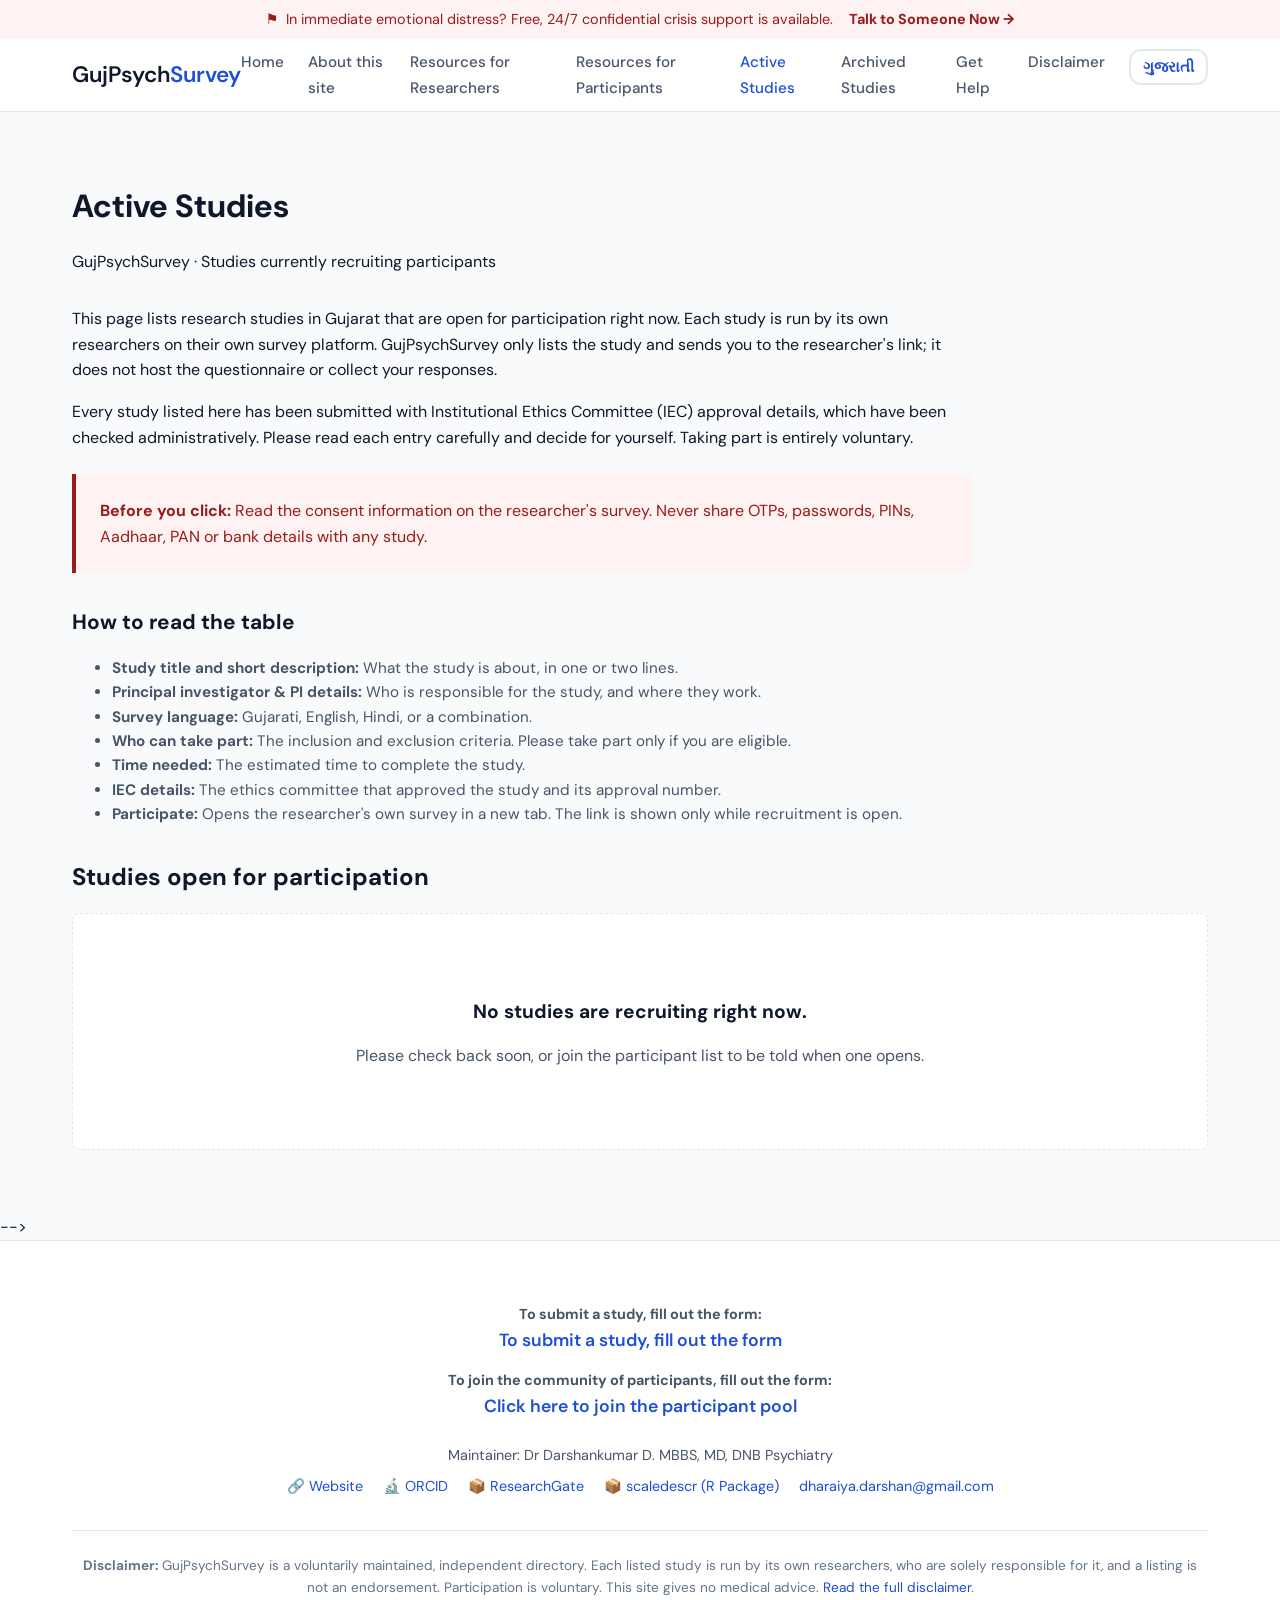
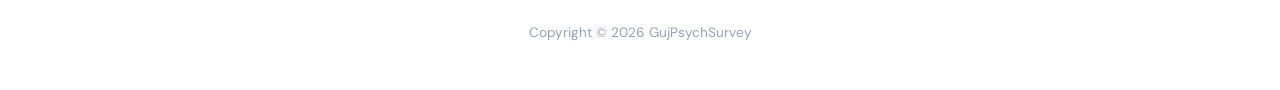
<file: active-studies.html>
<!DOCTYPE html>
<html lang="en">
<head>
<meta charset="UTF-8">
<meta name="viewport" content="width=device-width, initial-scale=1.0">
<title data-en="Active Studies — GujPsychSurvey" data-gu="સક્રિય અભ્યાસો — GujPsychSurvey">Active Studies — GujPsychSurvey</title>
<link rel="preconnect" href="https://fonts.googleapis.com">
<link rel="preconnect" href="https://fonts.gstatic.com" crossorigin>
<link href="https://fonts.googleapis.com/css2?family=DM+Sans:wght@300;400;500;600;700&display=swap" rel="stylesheet">
<link rel="stylesheet" href="styles.css">
<style>
  /* Table Styling for Studies */
  .table-responsive { overflow-x: auto; margin-top: 2rem; margin-bottom: 3rem; }
  .studies-table { width: 100%; border-collapse: collapse; background: var(--surface); border: 1px solid var(--line); border-radius: 8px; min-width: 900px; }
  .studies-table th, .studies-table td { padding: 1rem; text-align: left; border-bottom: 1px solid var(--line); font-size: 0.9rem; vertical-align: top; }
  .studies-table th { background: var(--accent-soft); color: var(--accent); font-weight: 600; white-space: nowrap; }
  .studies-table tr:last-child td { border-bottom: none; }
  .studies-table tr:hover { background: var(--bg); }
  
  /* Important Notice Box */
  .warning-box { background: var(--alert-bg); border-left: 4px solid var(--alert-ink); padding: 1.5rem; border-radius: 0 8px 8px 0; margin: 1.5rem 0; }
  .warning-box p { color: var(--alert-ink); margin: 0; }

  /* Empty State Box */
  .empty-state { text-align: center; padding: 4rem 2rem; background: var(--surface); border: 1px dashed var(--line); border-radius: 8px; color: var(--muted); }
  .empty-state h3 { font-size: 1.2rem; color: var(--ink); margin-bottom: 0.5rem; }
</style>

<!-- Prevent flash of English -->
<script>
  const savedLang = localStorage.getItem('gps-lang');
  if (savedLang) {
    document.documentElement.lang = savedLang;
  }
</script>
</head>
<body>

<div id="nav-placeholder"></div>

<main>
  <div class="container" style="padding-top: 3rem; padding-bottom: 4rem; max-width: 1200px;">
    
    <h1 style="color: var(--ink); margin-bottom: 0.5rem;" data-en="Active Studies" data-gu="સક્રિય અભ્યાસો">Active Studies</h1>
    <p class="lead" style="margin-bottom: 2rem;" data-en="GujPsychSurvey · Studies currently recruiting participants" data-gu="GujPsychSurvey · હાલમાં સહભાગીઓની ભરતી કરતા અભ્યાસો">GujPsychSurvey · Studies currently recruiting participants</p>

    <div style="max-width: 900px;">
      <p data-en="This page lists research studies in Gujarat that are open for participation right now. Each study is run by its own researchers on their own survey platform. GujPsychSurvey only lists the study and sends you to the researcher's link; it does not host the questionnaire or collect your responses." data-gu="આ પૃષ્ઠ ગુજરાતમાં સંશોધન અભ્યાસોની સૂચિ આપે છે જે હમણાં ભાગીદારી માટે ખુલ્લા છે. દરેક અભ્યાસ તેમના પોતાના સંશોધકો દ્વારા તેમના પોતાના સર્વે પ્લેટફોર્મ પર ચલાવવામાં આવે છે. GujPsychSurvey ફક્ત અભ્યાસની સૂચિ આપે છે અને તમને સંશોધકની લિંક પર મોકલે છે; તે પ્રશ્નાવલી હોસ્ટ કરતું નથી અથવા તમારા પ્રતિસાદો એકત્રિત કરતું નથી.">This page lists research studies in Gujarat that are open for participation right now. Each study is run by its own researchers on their own survey platform. GujPsychSurvey only lists the study and sends you to the researcher's link; it does not host the questionnaire or collect your responses.</p>
      
      <p data-en="Every study listed here has been submitted with Institutional Ethics Committee (IEC) approval details, which have been checked administratively. Please read each entry carefully and decide for yourself. Taking part is entirely voluntary." data-gu="અહીં સૂચિબદ્ધ દરેક અભ્યાસ સંસ્થાકીય નૈતિકતા સમિતિ (IEC) મંજૂરીની વિગતો સાથે સબમિટ કરવામાં આવ્યો છે, જેની વહીવટી ચકાસણી કરવામાં આવી છે. કૃપા કરીને દરેક એન્ટ્રી કાળજીપૂર્વક વાંચો અને તમારા માટે નિર્ણય લો. ભાગ લેવો સંપૂર્ણપણે સ્વૈચ્છિક છે.">Every study listed here has been submitted with Institutional Ethics Committee (IEC) approval details, which have been checked administratively. Please read each entry carefully and decide for yourself. Taking part is entirely voluntary.</p>

      <div class="warning-box">
        <p data-en="<strong>Before you click:</strong> Read the consent information on the researcher's survey. Never share OTPs, passwords, PINs, Aadhaar, PAN or bank details with any study." data-gu="<strong>તમે ક્લિક કરો તે પહેલાં:</strong> સંશોધકના સર્વે પર સંમતિની માહિતી વાંચો. કોઈપણ અભ્યાસ સાથે OTP, પાસવર્ડ, PIN, આધાર, પાન અથવા બેંક વિગતો ક્યારેય શેર કરશો નહીં."><strong>Before you click:</strong> Read the consent information on the researcher's survey. Never share OTPs, passwords, PINs, Aadhaar, PAN or bank details with any study.</p>
      </div>

      <h2 style="font-size: 1.3rem; margin-top: 2rem; color: var(--ink);" data-en="How to read the table" data-gu="કોષ્ટક કેવી રીતે વાંચવું">How to read the table</h2>
      <ul style="color: var(--muted); font-size: 0.95rem; line-height: 1.6; margin-bottom: 2rem;">
        <li data-en="<strong>Study title and short description:</strong> What the study is about, in one or two lines." data-gu="<strong>અભ્યાસનું શીર્ષક અને ટૂંકું વર્ણન:</strong> અભ્યાસ શેના વિશે છે, એક કે બે લાઇનમાં."><strong>Study title and short description:</strong> What the study is about, in one or two lines.</li>
        <li data-en="<strong>Principal investigator & PI details:</strong> Who is responsible for the study, and where they work." data-gu="<strong>પ્રિન્સિપલ ઇન્વેસ્ટિગેટર અને PI વિગતો:</strong> અભ્યાસ માટે કોણ જવાબદાર છે, અને તેઓ ક્યાં કામ કરે છે."><strong>Principal investigator & PI details:</strong> Who is responsible for the study, and where they work.</li>
        <li data-en="<strong>Survey language:</strong> Gujarati, English, Hindi, or a combination." data-gu="<strong>સર્વે ભાષા:</strong> ગુજરાતી, અંગ્રેજી, હિન્દી અથવા સંયોજન."><strong>Survey language:</strong> Gujarati, English, Hindi, or a combination.</li>
        <li data-en="<strong>Who can take part:</strong> The inclusion and exclusion criteria. Please take part only if you are eligible." data-gu="<strong>કોણ ભાગ લઈ શકે છે:</strong> સમાવેશ અને બાકાત માપદંડ. કૃપા કરીને ફક્ત ત્યારે જ ભાગ લો જો તમે પાત્ર હોવ."><strong>Who can take part:</strong> The inclusion and exclusion criteria. Please take part only if you are eligible.</li>
        <li data-en="<strong>Time needed:</strong> The estimated time to complete the study." data-gu="<strong>જરૂરી સમય:</strong> અભ્યાસ પૂર્ણ કરવા માટે અંદાજિત સમય."><strong>Time needed:</strong> The estimated time to complete the study.</li>
        <li data-en="<strong>IEC details:</strong> The ethics committee that approved the study and its approval number." data-gu="<strong>IEC વિગતો:</strong> અભ્યાસ મંજૂર કરનાર નૈતિકતા સમિતિ અને તેનો મંજૂરી નંબર."><strong>IEC details:</strong> The ethics committee that approved the study and its approval number.</li>
        <li data-en="<strong>Participate:</strong> Opens the researcher's own survey in a new tab. The link is shown only while recruitment is open." data-gu="<strong>ભાગ લો:</strong> નવા ટૅબમાં સંશોધકનો પોતાનો સર્વે ખોલે છે. લિંક ફક્ત ત્યારે જ દર્શાવવામાં આવે છે જ્યારે ભરતી ખુલ્લી હોય."><strong>Participate:</strong> Opens the researcher's own survey in a new tab. The link is shown only while recruitment is open.</li>
      </ul>
    </div>

    <!-- ACTIVE STUDIES TABLE SECTION -->
    <h2 style="font-size: 1.5rem; color: var(--ink); margin-bottom: 1rem;" data-en="Studies open for participation" data-gu="ભાગીદારી માટે ખુલ્લા અભ્યાસો">Studies open for participation</h2>

    <!-- EMPTY STATE (Remove this div when you add your first study) -->
    <div class="empty-state">
      <h3 data-en="No studies are recruiting right now." data-gu="હાલમાં કોઈ અભ્યાસ ભરતી કરી રહ્યું નથી.">No studies are recruiting right now.</h3>
      <p data-en="Please check back soon, or join the participant list to be told when one opens." data-gu="કૃપા કરીને ટૂંક સમયમાં ફરી તપાસો, અથવા જ્યારે કોઈ ખુલે ત્યારે જાણ કરવા માટે સહભાગી યાદીમાં જોડાઓ.">Please check back soon, or join the participant list to be told when one opens.</p>
    </div>

    <!-- 
      ========================================================
      TABLE INSTRUCTIONS FOR ADMIN:
      When you have a study, delete the ".empty-state" div above.
      Then, uncomment the table below and copy a <tr> row to add a new study.
      ========================================================
    -->
    
    <!--
    <div class="table-responsive">
      <table class="studies-table">
        <thead>
          <tr>
            <th data-en="No." data-gu="ક્રમ">No.</th>
            <th data-en="Study Title & Description" data-gu="અભ્યાસનું શીર્ષક અને વર્ણન">Study Title & Description</th>
            <th data-en="PI Details" data-gu="PI વિગતો">PI Details</th>
            <th data-en="Survey Language" data-gu="સર્વે ભાષા">Survey Language</th>
            <th data-en="Eligibility" data-gu="પાત્રતા">Eligibility</th>
            <th data-en="Time Needed" data-gu="જરૂરી સમય">Time Needed</th>
            <th data-en="IEC Details" data-gu="IEC વિગતો">IEC Details</th>
            <th data-en="Date Listed" data-gu="સૂચિબદ્ધ તારીખ">Date Listed</th>
            <th data-en="Participate" data-gu="ભાગ લો">Participate</th>
          </tr>
        </thead>
        <tbody>
          <tr>
            <td>1</td>
            <td>
              <strong>Study Title Here</strong><br>
              <span style="color: var(--muted);">Short description of the study in 1-2 lines.</span>
            </td>
            <td>
              Dr. Name<br>
              <span style="color: var(--muted);">Institution<br>email@example.com</span>
            </td>
            <td>English, Gujarati</td>
            <td>Adults aged 18-65</td>
            <td>15 mins</td>
            <td>
              IEC Name<br>
              <span style="color: var(--muted);">Approval: XX/2026</span>
            </td>
            <td>01 Nov 2026</td>
            <td><a href="https://link-to-survey.com" target="_blank" rel="noopener" class="btn-primary" style="padding: 0.4rem 0.8rem; font-size: 0.85rem;" data-en="Click Here" data-gu="અહીં ક્લિક કરો">Click Here</a></td>
          </tr>
          <!-- ADD NEW ROWS HERE -->
        </tbody>
      </table>
    </div>
    -->

  </div>
</main>

<div id="footer-placeholder"></div>
<script src="script.js"></script>
</body>
</html>
</file>
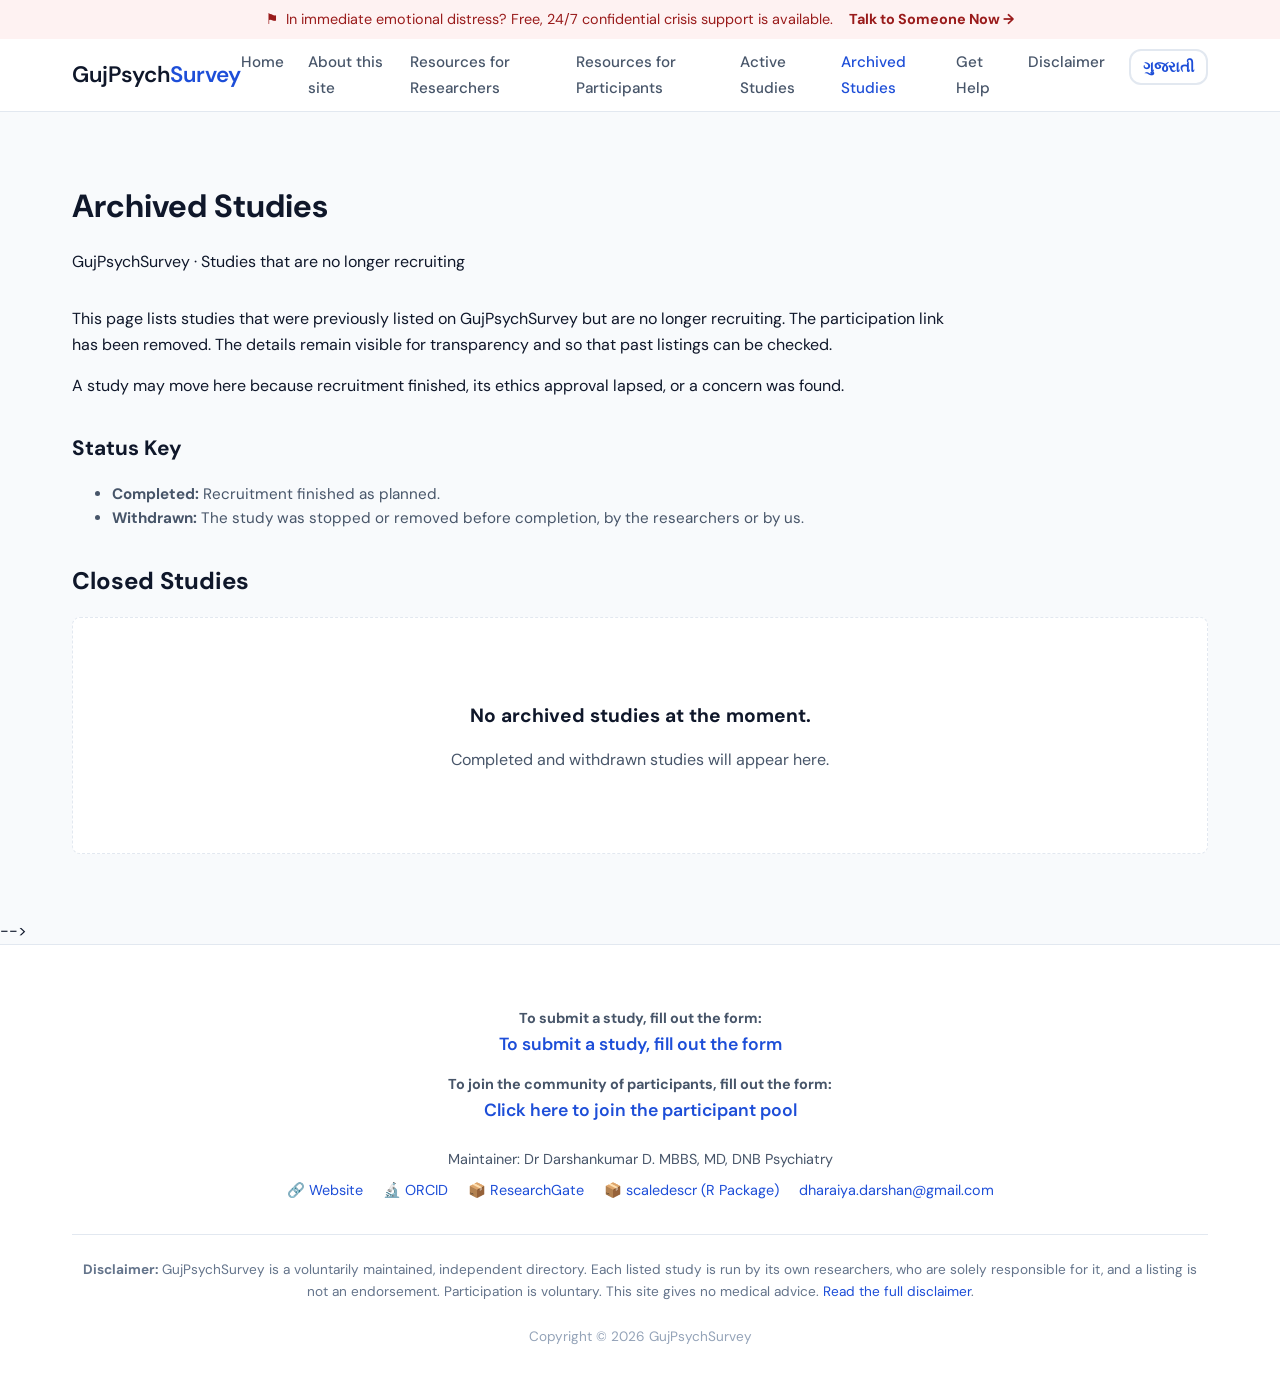
<file: archived-studies.html>
<!DOCTYPE html>
<html lang="en">
<head>
<meta charset="UTF-8">
<meta name="viewport" content="width=device-width, initial-scale=1.0">
<title data-en="Archived Studies — GujPsychSurvey" data-gu="પૂર્ણ થયેલા અભ્યાસો — GujPsychSurvey">Archived Studies — GujPsychSurvey</title>
<link rel="preconnect" href="https://fonts.googleapis.com">
<link rel="preconnect" href="https://fonts.gstatic.com" crossorigin>
<link href="https://fonts.googleapis.com/css2?family=DM+Sans:wght@300;400;500;600;700&display=swap" rel="stylesheet">
<link rel="stylesheet" href="styles.css">
<style>
  /* Table Styling for Studies */
  .table-responsive { overflow-x: auto; margin-top: 2rem; margin-bottom: 3rem; }
  .studies-table { width: 100%; border-collapse: collapse; background: var(--surface); border: 1px solid var(--line); border-radius: 8px; min-width: 900px; }
  .studies-table th, .studies-table td { padding: 1rem; text-align: left; border-bottom: 1px solid var(--line); font-size: 0.9rem; vertical-align: top; }
  .studies-table th { background: var(--accent-soft); color: var(--accent); font-weight: 600; white-space: nowrap; }
  .studies-table tr:last-child td { border-bottom: none; }
  .studies-table tr:hover { background: var(--bg); }

  /* Empty State Box */
  .empty-state { text-align: center; padding: 4rem 2rem; background: var(--surface); border: 1px dashed var(--line); border-radius: 8px; color: var(--muted); }
  .empty-state h3 { font-size: 1.2rem; color: var(--ink); margin-bottom: 0.5rem; }
</style>

<!-- Prevent flash of English -->
<script>
  const savedLang = localStorage.getItem('gps-lang');
  if (savedLang) {
    document.documentElement.lang = savedLang;
  }
</script>
</head>
<body>

<div id="nav-placeholder"></div>

<main>
  <div class="container" style="padding-top: 3rem; padding-bottom: 4rem; max-width: 1200px;">
    
    <h1 style="color: var(--ink); margin-bottom: 0.5rem;" data-en="Archived Studies" data-gu="પૂર્ણ થયેલા અભ્યાસો">Archived Studies</h1>
    <p class="lead" style="margin-bottom: 2rem;" data-en="GujPsychSurvey · Studies that are no longer recruiting" data-gu="GujPsychSurvey · હવે ભરતી ન કરતા અભ્યાસો">GujPsychSurvey · Studies that are no longer recruiting</p>

    <div style="max-width: 900px;">
      <p data-en="This page lists studies that were previously listed on GujPsychSurvey but are no longer recruiting. The participation link has been removed. The details remain visible for transparency and so that past listings can be checked." data-gu="આ પૃષ્ઠ એવા અભ્યાસોની સૂચિ આપે છે જે અગાઉ GujPsychSurvey પર સૂચિબદ્ધ હતા પરંતુ હવે ભરતી કરી રહ્યા નથી. ભાગીદારી લિંક દૂર કરવામાં આવી છે. પારદર્શિતા માટે અને જેથી ભૂતકાળની સૂચિઓ ચકાસી શકાય તે માટે વિગતો દૃશ્યમાન રહે છે.">This page lists studies that were previously listed on GujPsychSurvey but are no longer recruiting. The participation link has been removed. The details remain visible for transparency and so that past listings can be checked.</p>
      
      <p data-en="A study may move here because recruitment finished, its ethics approval lapsed, or a concern was found." data-gu="ભરતી પૂર્ણ થવાથી, તેની નૈતિકતા મંજૂરી સમાપ્ત થવાથી અથવા ચિંતા મળી આવવાથી અભ્યાસ અહીં ખસી શકે છે.">A study may move here because recruitment finished, its ethics approval lapsed, or a concern was found.</p>

      <h2 style="font-size: 1.3rem; margin-top: 2rem; color: var(--ink);" data-en="Status Key" data-gu="સ્થિતિ કી">Status Key</h2>
      <ul style="color: var(--muted); font-size: 0.95rem; line-height: 1.6; margin-bottom: 2rem;">
        <li data-en="<strong>Completed:</strong> Recruitment finished as planned." data-gu="<strong>પૂર્ણ:</strong> ભરતી યોજના મુજબ પૂર્ણ થઈ."><strong>Completed:</strong> Recruitment finished as planned.</li>
        <li data-en="<strong>Withdrawn:</strong> The study was stopped or removed before completion, by the researchers or by us." data-gu="<strong>પાછળ ખેંચાયેલ:</strong> સંશોધકો દ્વારા અથવા અમારા દ્વારા અભ્યાસ પૂર્ણ થાય તે પહેલાં બંધ કરવામાં આવ્યો હતો અથવા દૂર કરવામાં આવ્યો હતો."><strong>Withdrawn:</strong> The study was stopped or removed before completion, by the researchers or by us.</li>
      </ul>
    </div>

    <!-- ARCHIVED STUDIES TABLE SECTION -->
    <h2 style="font-size: 1.5rem; color: var(--ink); margin-bottom: 1rem;" data-en="Closed Studies" data-gu="બંધ થયેલા અભ્યાસો">Closed Studies</h2>

    <!-- EMPTY STATE (Remove this div when you add your first study) -->
    <div class="empty-state">
      <h3 data-en="No archived studies at the moment." data-gu="હાલમાં કોઈ પૂર્ણ થયેલા અભ્યાસો નથી.">No archived studies at the moment.</h3>
      <p data-en="Completed and withdrawn studies will appear here." data-gu="પૂર્ણ અને પાછળ ખેંચાયેલા અભ્યાસો અહીં દેખાશે.">Completed and withdrawn studies will appear here.</p>
    </div>

    <!-- 
      ========================================================
      TABLE INSTRUCTIONS FOR ADMIN:
      When you have a study, delete the ".empty-state" div above.
      Then, uncomment the table below and copy a <tr> row to add a new study.
      ========================================================
    -->
    
    <!--
    <div class="table-responsive">
      <table class="studies-table">
        <thead>
          <tr>
            <th data-en="No." data-gu="ક્રમ">No.</th>
            <th data-en="Study Title & Description" data-gu="અભ્યાસનું શીર્ષક અને વર્ણન">Study Title & Description</th>
            <th data-en="PI Details" data-gu="PI વિગતો">PI Details</th>
            <th data-en="Survey Language" data-gu="સર્વે ભાષા">Survey Language</th>
            <th data-en="IEC Details" data-gu="IEC વિગતો">IEC Details</th>
            <th data-en="Date Listed" data-gu="સૂચિબદ્ધ તારીખ">Date Listed</th>
            <th data-en="Date Closed" data-gu="બંધ થયાની તારીખ">Date Closed</th>
            <th data-en="Status" data-gu="સ્થિતિ">Status</th>
          </tr>
        </thead>
        <tbody>
          <tr>
            <td>1</td>
            <td>
              <strong>Study Title Here</strong><br>
              <span style="color: var(--muted);">Short description of the study.</span>
            </td>
            <td>
              Dr. Name<br>
              <span style="color: var(--muted);">Institution<br>email@example.com</span>
            </td>
            <td>English, Gujarati</td>
            <td>
              IEC Name<br>
              <span style="color: var(--muted);">Approval: XX/2026</span>
            </td>
            <td>01 Sep 2026</td>
            <td>01 Nov 2026</td>
            <td><span class="badge" style="background: #ece9e1; color: #4a4638;" data-en="Completed" data-gu="પૂર્ણ">Completed</span></td>
          </tr>
          <!-- ADD NEW ROWS HERE -->
        </tbody>
      </table>
    </div>
    -->

  </div>
</main>

<div id="footer-placeholder"></div>
<script src="script.js"></script>
</body>
</html>
</file>
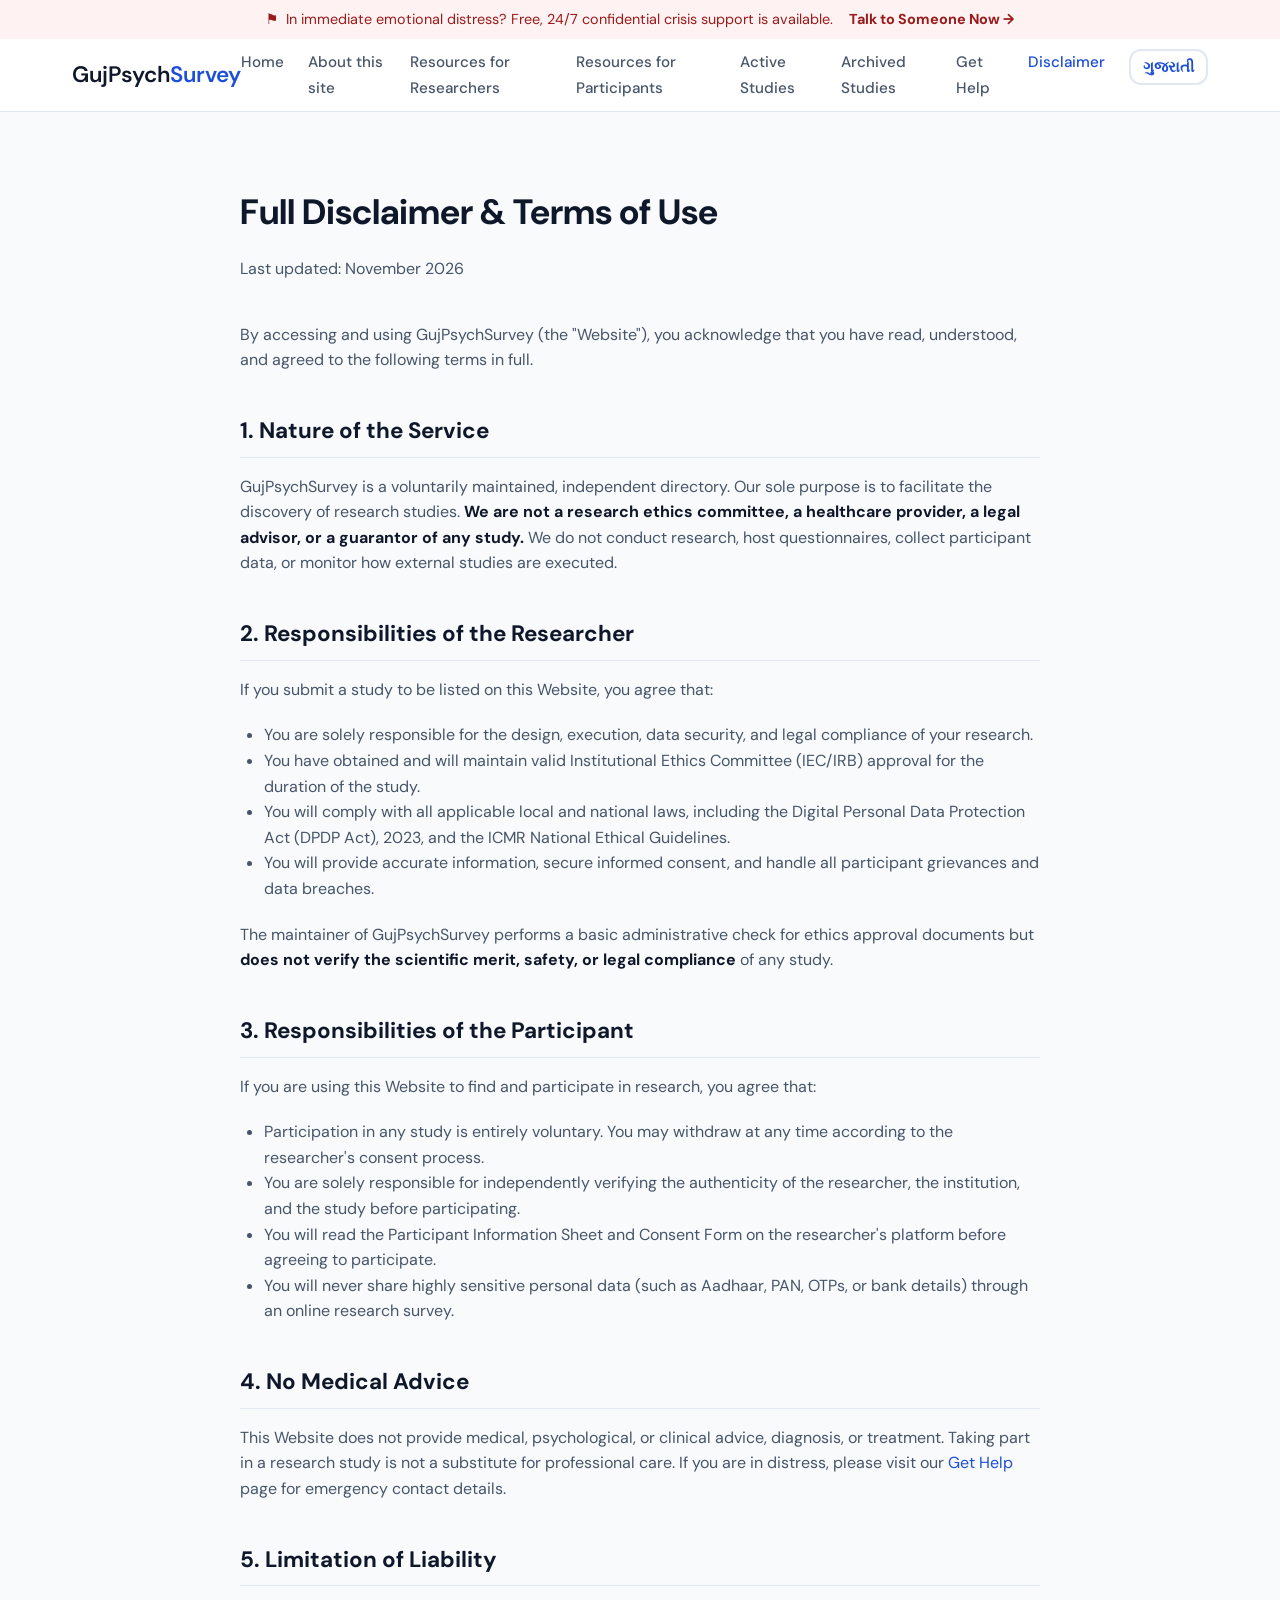
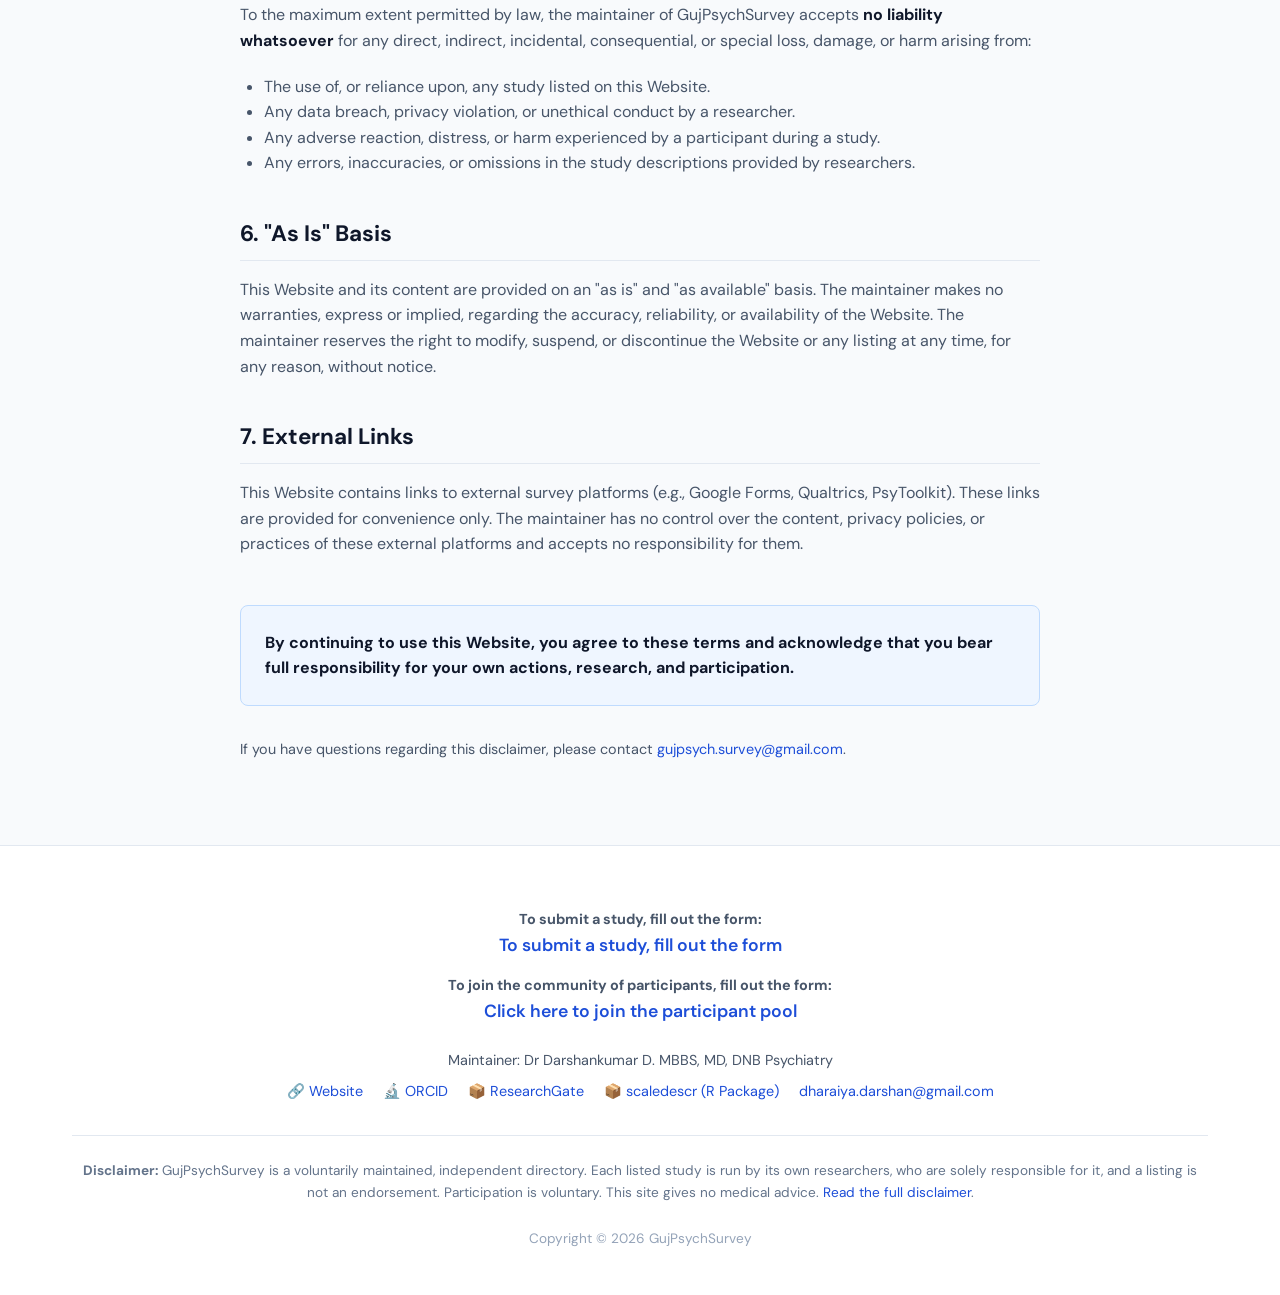
<file: disclaimer.html>
<!DOCTYPE html>
<html lang="en">
<head>
<meta charset="UTF-8">
<meta name="viewport" content="width=device-width, initial-scale=1.0">
<title data-en="Full Disclaimer — GujPsychSurvey" data-gu="સંપૂર્ણ અસ્વીકરણ — GujPsychSurvey">Full Disclaimer — GujPsychSurvey</title>
<link rel="preconnect" href="https://fonts.googleapis.com">
<link rel="preconnect" href="https://fonts.gstatic.com" crossorigin>
<link href="https://fonts.googleapis.com/css2?family=DM+Sans:wght@300;400;500;600;700&display=swap" rel="stylesheet">
<link rel="stylesheet" href="styles.css">
<style>
  /* Legal page specific styling for readability */
  .legal-content { max-width: 800px; margin: 0 auto; }
  .legal-content p { margin-bottom: 1.25rem; color: var(--muted); }
  .legal-content h2 { font-size: 1.4rem; margin-top: 2.5rem; margin-bottom: 1rem; color: var(--ink); border-bottom: 1px solid var(--line); padding-bottom: 0.5rem; }
  .legal-content strong { color: var(--ink); }
</style>

<!-- Prevent flash of English -->
<script>
  const savedLang = localStorage.getItem('gps-lang');
  if (savedLang) {
    document.documentElement.lang = savedLang;
  }
</script>
</head>
<body>

<!-- HEADER -->
<div id="nav-placeholder"></div>

<!-- MAIN CONTENT -->
<main>
  <div class="container" style="padding-top: 3rem; padding-bottom: 4rem;">
    
    <div class="legal-content">
      <h1 style="color: var(--ink); margin-bottom: 0.5rem; font-size: 2.2rem;" data-en="Full Disclaimer & Terms of Use" data-gu="સંપૂર્ણ અસ્વીકરણ અને ઉપયોગની શરતો">Full Disclaimer & Terms of Use</h1>
      <p class="lead" style="margin-bottom: 2.5rem;" data-en="Last updated: November 2026" data-gu="છેલ્લે અપડેટ કરેલ: નવેમ્બર ૨૦૨૬">Last updated: November 2026</p>

      <p data-en="By accessing and using GujPsychSurvey (the &quot;Website&quot;), you acknowledge that you have read, understood, and agreed to the following terms in full." data-gu="GujPsychSurvey (&quot;વેબસાઇટ&quot;) ને ઍક્સેસ કરીને અને તેનો ઉપયોગ કરીને, તમે સ્વીકારો છો કે તમે નીચેની શરતો વાંચી, સમજી અને સંપૂર્ણપણે સંમત થયા છો.">By accessing and using GujPsychSurvey (the "Website"), you acknowledge that you have read, understood, and agreed to the following terms in full.</p>

      <h2 data-en="1. Nature of the Service" data-gu="૧. સેવાની પ્રકૃતિ">1. Nature of the Service</h2>
      <p data-en="GujPsychSurvey is a voluntarily maintained, independent directory. Our sole purpose is to facilitate the discovery of research studies. <strong>We are not a research ethics committee, a healthcare provider, a legal advisor, or a guarantor of any study.</strong> We do not conduct research, host questionnaires, collect participant data, or monitor how external studies are executed." data-gu="GujPsychSurvey એ સ્વયંસેવી રીતે સંભાળવામાં આવતી, સ્વતંત્ર ડિરેક્ટરી છે. અમારો એકમાત્ર હેતુ સંશોધન અભ્યાસોની શોધને સરળ બનાવવાનો છે. <strong>અમે સંશોધન નૈતિકતા સમિતિ, આરોગ્ય સેવા પ્રદાતા, કાનૂની સલાહકાર અથવા કોઈપણ અભ્યાસના ગેરંટર નથી.</strong> અમે સંશોધન કરતા નથી, પ્રશ્નાવલી હોસ્ટ કરતા નથી, સહભાગી ડેટા એકત્રિત કરતા નથી અથવા બાહ્ય અભ્યાસો કેવી રીતે ચલાવવામાં આવે છે તેની દેખરેખ રાખતા નથી.">GujPsychSurvey is a voluntarily maintained, independent directory. Our sole purpose is to facilitate the discovery of research studies. <strong>We are not a research ethics committee, a healthcare provider, a legal advisor, or a guarantor of any study.</strong> We do not conduct research, host questionnaires, collect participant data, or monitor how external studies are executed.</p>

      <h2 data-en="2. Responsibilities of the Researcher" data-gu="૨. સંશોધકની જવાબદારીઓ">2. Responsibilities of the Researcher</h2>
      <p data-en="If you submit a study to be listed on this Website, you agree that:" data-gu="જો તમે આ વેબસાઇટ પર સૂચિબદ્ધ કરવા માટે અભ્યાસ સબમિટ કરો છો, તો તમે સંમત થાઓ છો કે:">If you submit a study to be listed on this Website, you agree that:</p>
      <ul style="color: var(--muted); padding-left: 1.5rem; margin-bottom: 1.25rem;">
        <li data-en="You are solely responsible for the design, execution, data security, and legal compliance of your research." data-gu="તમે તમારા સંશોધનની ડિઝાઇન, અમલ, ડેટા સુરક્ષા અને કાનૂની પાલન માટે સંપૂર્ણ જવાબદાર છો.">You are solely responsible for the design, execution, data security, and legal compliance of your research.</li>
        <li data-en="You have obtained and will maintain valid Institutional Ethics Committee (IEC/IRB) approval for the duration of the study." data-gu="તમે અભ્યાસની અવધિ માટે માન્ય સંસ્થાકીય નૈતિકતા સમિતિ (IEC/IRB) ની મંજૂરી મેળવી છે અને જાળવી રાખશો.">You have obtained and will maintain valid Institutional Ethics Committee (IEC/IRB) approval for the duration of the study.</li>
        <li data-en="You will comply with all applicable local and national laws, including the Digital Personal Data Protection Act (DPDP Act), 2023, and the ICMR National Ethical Guidelines." data-gu="તમે ડિજિટલ પર્સનલ ડેટા પ્રોટેક્શન એક્ટ (DPDP Act), ૨૦૨૩ અને ICMR રાષ્ટ્રીય નૈતિક માર્ગદર્શિકાઓ સહિત તમામ લાગુ સ્થાનિક અને રાષ્ટ્રીય કાયદાઓનું પાલન કરશો.">You will comply with all applicable local and national laws, including the Digital Personal Data Protection Act (DPDP Act), 2023, and the ICMR National Ethical Guidelines.</li>
        <li data-en="You will provide accurate information, secure informed consent, and handle all participant grievances and data breaches." data-gu="તમે સચોટ માહિતી પ્રદાન કરશો, માહિતગાર સંમતિ મેળવશો અને તમામ સહભાગી ફરિયાદો અને ડેટા ઉલ્લંઘનોને સંભાળશો.">You will provide accurate information, secure informed consent, and handle all participant grievances and data breaches.</li>
      </ul>
      <p data-en="The maintainer of GujPsychSurvey performs a basic administrative check for ethics approval documents but <strong>does not verify the scientific merit, safety, or legal compliance</strong> of any study." data-gu="GujPsychSurvey ના જાળવનાર નૈતિકતા મંજૂરી દસ્તાવેજો માટે મૂળભૂત વહીવટી તપાસ કરે છે પરંતુ કોઈપણ અભ્યાસની <strong>વૈજ્ઞાનિક યોગ્યતા, સલામતી અથવા કાનૂની પાલનની ચકાસણી કરતો નથી</strong>.">The maintainer of GujPsychSurvey performs a basic administrative check for ethics approval documents but <strong>does not verify the scientific merit, safety, or legal compliance</strong> of any study.</p>

      <h2 data-en="3. Responsibilities of the Participant" data-gu="૩. સહભાગીની જવાબદારીઓ">3. Responsibilities of the Participant</h2>
      <p data-en="If you are using this Website to find and participate in research, you agree that:" data-gu="જો તમે સંશોધન શોધવા અને તેમાં ભાગ લેવા માટે આ વેબસાઇટનો ઉપયોગ કરી રહ્યાં છો, તો તમે સંમત થાઓ છો કે:">If you are using this Website to find and participate in research, you agree that:</p>
      <ul style="color: var(--muted); padding-left: 1.5rem; margin-bottom: 1.25rem;">
        <li data-en="Participation in any study is entirely voluntary. You may withdraw at any time according to the researcher's consent process." data-gu="કોઈપણ અભ્યાસમાં ભાગ લેવો સંપૂર્ણપણે સ્વૈચ્છિક છે. તમે સંશોધકની સંમતિ પ્રક્રિયા અનુસાર કોઈપણ સમયે પાછળ ખસી શકો છો.">Participation in any study is entirely voluntary. You may withdraw at any time according to the researcher's consent process.</li>
        <li data-en="You are solely responsible for independently verifying the authenticity of the researcher, the institution, and the study before participating." data-gu="ભાગ લેતા પહેલાં સંશોધક, સંસ્થા અને અભ્યાસની સત્યતાની સ્વતંત્ર રીતે ચકાસણી કરવા માટે તમે સંપૂર્ણ જવાબદાર છો.">You are solely responsible for independently verifying the authenticity of the researcher, the institution, and the study before participating.</li>
        <li data-en="You will read the Participant Information Sheet and Consent Form on the researcher's platform before agreeing to participate." data-gu="ભાગ લેવા માટે સંમત થાય તે પહેલાં તમે સંશોધકના પ્લેટફોર્મ પર સહભાગી માહિતી પત્રક અને સંમતિ ફોર્મ વાંચશો.">You will read the Participant Information Sheet and Consent Form on the researcher's platform before agreeing to participate.</li>
        <li data-en="You will never share highly sensitive personal data (such as Aadhaar, PAN, OTPs, or bank details) through an online research survey." data-gu="તમે ઑનલાઇન સંશોધન સર્વે દ્વારા અત્યંત સંવેદનશીલ વ્યક્તિગત ડેટા (જેમ કે આધાર, પાન, OTP, અથવા બેંક વિગતો) ક્યારેય શેર કરશો નહીં.">You will never share highly sensitive personal data (such as Aadhaar, PAN, OTPs, or bank details) through an online research survey.</li>
      </ul>

      <h2 data-en="4. No Medical Advice" data-gu="૪. કોઈ તબીબી સલાહ નથી">4. No Medical Advice</h2>
      <p data-en="This Website does not provide medical, psychological, or clinical advice, diagnosis, or treatment. Taking part in a research study is not a substitute for professional care. If you are in distress, please visit our <a href=&quot;get-help.html&quot;>Get Help</a> page for emergency contact details." data-gu="આ વેબસાઇટ તબીબી, મનોવૈજ્ઞાનિક અથવા ક્લિનિકલ સલાહ, નિદાન અથવા સારવાર પ્રદાન કરતી નથી. સંશોધન અભ્યાસમાં ભાગ લેવો એ વ્યાવસાયિક સંભાળનો વિકલ્પ નથી. જો તમે મુશ્કેલીમાં હોવ, તો કૃપા કરીને કટોકટી સંપર્ક વિગતો માટે અમારા <a href=&quot;get-help.html&quot;>મદદ મેળવો</a> પૃષ્ઠની મુલાકાત લો.">This Website does not provide medical, psychological, or clinical advice, diagnosis, or treatment. Taking part in a research study is not a substitute for professional care. If you are in distress, please visit our <a href="get-help.html">Get Help</a> page for emergency contact details.</p>

      <h2 data-en="5. Limitation of Liability" data-gu="૫. જવાબદારીની મર્યાદા">5. Limitation of Liability</h2>
      <p data-en="To the maximum extent permitted by law, the maintainer of GujPsychSurvey accepts <strong>no liability whatsoever</strong> for any direct, indirect, incidental, consequential, or special loss, damage, or harm arising from:" data-gu="કાયદા દ્વારા મંજૂર મહત્તમ હદ સુધી, GujPsychSurvey ના જાળવનાર નીચેનાથી ઉદ્ભવતા કોઈપણ સીધા, પરોક્ષ, આકસ્મિક, પરિણામી અથવા વિશેષ નુકસાન, નુકસાન અથવા હાનિ માટે <strong>કોઈપણ જવાબદારી સ્વીકારતા નથી</strong>:">To the maximum extent permitted by law, the maintainer of GujPsychSurvey accepts <strong>no liability whatsoever</strong> for any direct, indirect, incidental, consequential, or special loss, damage, or harm arising from:</p>
      <ul style="color: var(--muted); padding-left: 1.5rem; margin-bottom: 1.25rem;">
        <li data-en="The use of, or reliance upon, any study listed on this Website." data-gu="આ વેબસાઇટ પર સૂચિબદ્ધ કોઈપણ અભ્યાસનો ઉપયોગ અથવા તેના પર આધાર રાખવો.">The use of, or reliance upon, any study listed on this Website.</li>
        <li data-en="Any data breach, privacy violation, or unethical conduct by a researcher." data-gu="સંશોધક દ્વારા કોઈપણ ડેટા ઉલ્લંઘન, ગોપનીયતાનું ઉલ્લંઘન અથવા બિનનૈતિક આચરણ.">Any data breach, privacy violation, or unethical conduct by a researcher.</li>
        <li data-en="Any adverse reaction, distress, or harm experienced by a participant during a study." data-gu="અભ્યાસ દરમિયાન સહભાગી દ્વારા અનુભવાયેલ કોઈપણ પ્રતિકૂળ પ્રતિક્રિયા, મુશ્કેલી અથવા નુકસાન.">Any adverse reaction, distress, or harm experienced by a participant during a study.</li>
        <li data-en="Any errors, inaccuracies, or omissions in the study descriptions provided by researchers." data-gu="સંશોધકો દ્વારા પ્રદાન કરાયેલ અભ્યાસ વર્ણનોમાં કોઈપણ ભૂલો, અચોકસાઈઓ અથવા બાદબાકી.">Any errors, inaccuracies, or omissions in the study descriptions provided by researchers.</li>
      </ul>

      <h2 data-en="6. &quot;As Is&quot; Basis" data-gu="૬. &quot;જેમ છે તેમ&quot; આધાર">6. "As Is" Basis</h2>
      <p data-en="This Website and its content are provided on an &quot;as is&quot; and &quot;as available&quot; basis. The maintainer makes no warranties, express or implied, regarding the accuracy, reliability, or availability of the Website. The maintainer reserves the right to modify, suspend, or discontinue the Website or any listing at any time, for any reason, without notice." data-gu="આ વેબસાઇટ અને તેની સામગ્રી &quot;જેમ છે તેમ&quot; અને &quot;ઉપલબ્ધ હોય તેમ&quot; આધાર પર પ્રદાન કરવામાં આવી છે. જાળવનાર વેબસાઇટની ચોકસાઈ, વિશ્વસનીયતા અથવા ઉપલબ્ધતા અંગે કોઈ વોરંટી, સ્પષ્ટ અથવા ગર્ભિત, આપતો નથી. જાળવનાર વેબસાઇટ અથવા કોઈપણ સૂચિને કોઈપણ સમયે, કોઈપણ કારણસર, સૂચના વિના સંશોધિત કરવા, સ્થગિત કરવા અથવા બંધ કરવાનો અધિકાર અનામત રાખે છે.">This Website and its content are provided on an "as is" and "as available" basis. The maintainer makes no warranties, express or implied, regarding the accuracy, reliability, or availability of the Website. The maintainer reserves the right to modify, suspend, or discontinue the Website or any listing at any time, for any reason, without notice.</p>
      
      <h2 data-en="7. External Links" data-gu="૭. બાહ્ય લિંક્સ">7. External Links</h2>
      <p data-en="This Website contains links to external survey platforms (e.g., Google Forms, Qualtrics, PsyToolkit). These links are provided for convenience only. The maintainer has no control over the content, privacy policies, or practices of these external platforms and accepts no responsibility for them." data-gu="આ વેબસાઇટમાં બાહ્ય સર્વે પ્લેટફોર્મ્સ (દા.ત., Google Forms, Qualtrics, PsyToolkit) ની લિંક્સ છે. આ લિંક્સ ફક્ત સુવિધા માટે પ્રદાન કરવામાં આવી છે. જાળવનાર આ બાહ્ય પ્લેટફોર્મ્સની સામગ્રી, ગોપનીયતા નીતિઓ અથવા પ્રથાઓ પર કોઈ નિયંત્રણ ધરાવતો નથી અને તેમના માટે કોઈ જવાબદારી સ્વીકારતો નથી.">This Website contains links to external survey platforms (e.g., Google Forms, Qualtrics, PsyToolkit). These links are provided for convenience only. The maintainer has no control over the content, privacy policies, or practices of these external platforms and accepts no responsibility for them.</p>

      <div style="margin-top: 3rem; padding: 1.5rem; background: var(--accent-soft); border-radius: 8px; border: 1px solid #bfdbfe;">
        <p style="margin: 0; color: var(--accent); font-weight: 500;" data-en="<strong>By continuing to use this Website, you agree to these terms and acknowledge that you bear full responsibility for your own actions, research, and participation.</strong>" data-gu="<strong>આ વેબસાઇટનો ઉપયોગ ચાલુ રાખીને, તમે આ શરતો સાથે સંમત થાઓ છો અને સ્વીકારો છો કે તમે તમારી પોતાની ક્રિયાઓ, સંશોધન અને ભાગીદારી માટે સંપૂર્ણ જવાબદારી ધરાવો છો.</strong>">
          <strong>By continuing to use this Website, you agree to these terms and acknowledge that you bear full responsibility for your own actions, research, and participation.</strong>
        </p>
      </div>
      
      <p style="margin-top: 2rem; font-size: 0.9rem;" data-en="If you have questions regarding this disclaimer, please contact <a href=&quot;mailto:gujpsych.survey@gmail.com&quot;>gujpsych.survey@gmail.com</a>." data-gu="જો તમારી પાસે આ અસ્વીકરણ અંગે પ્રશ્નો હોય, તો કૃપા કરીને <a href=&quot;mailto:gujpsych.survey@gmail.com&quot;>gujpsych.survey@gmail.com</a> પર સંપર્ક કરો.">If you have questions regarding this disclaimer, please contact <a href="mailto:gujpsych.survey@gmail.com">gujpsych.survey@gmail.com</a>.</p>
    </div>

  </div>
</main>

<!-- FOOTER -->
<div id="footer-placeholder"></div>

<!-- Standard Script -->
<script src="script.js"></script>
</body>
</html>
</file>
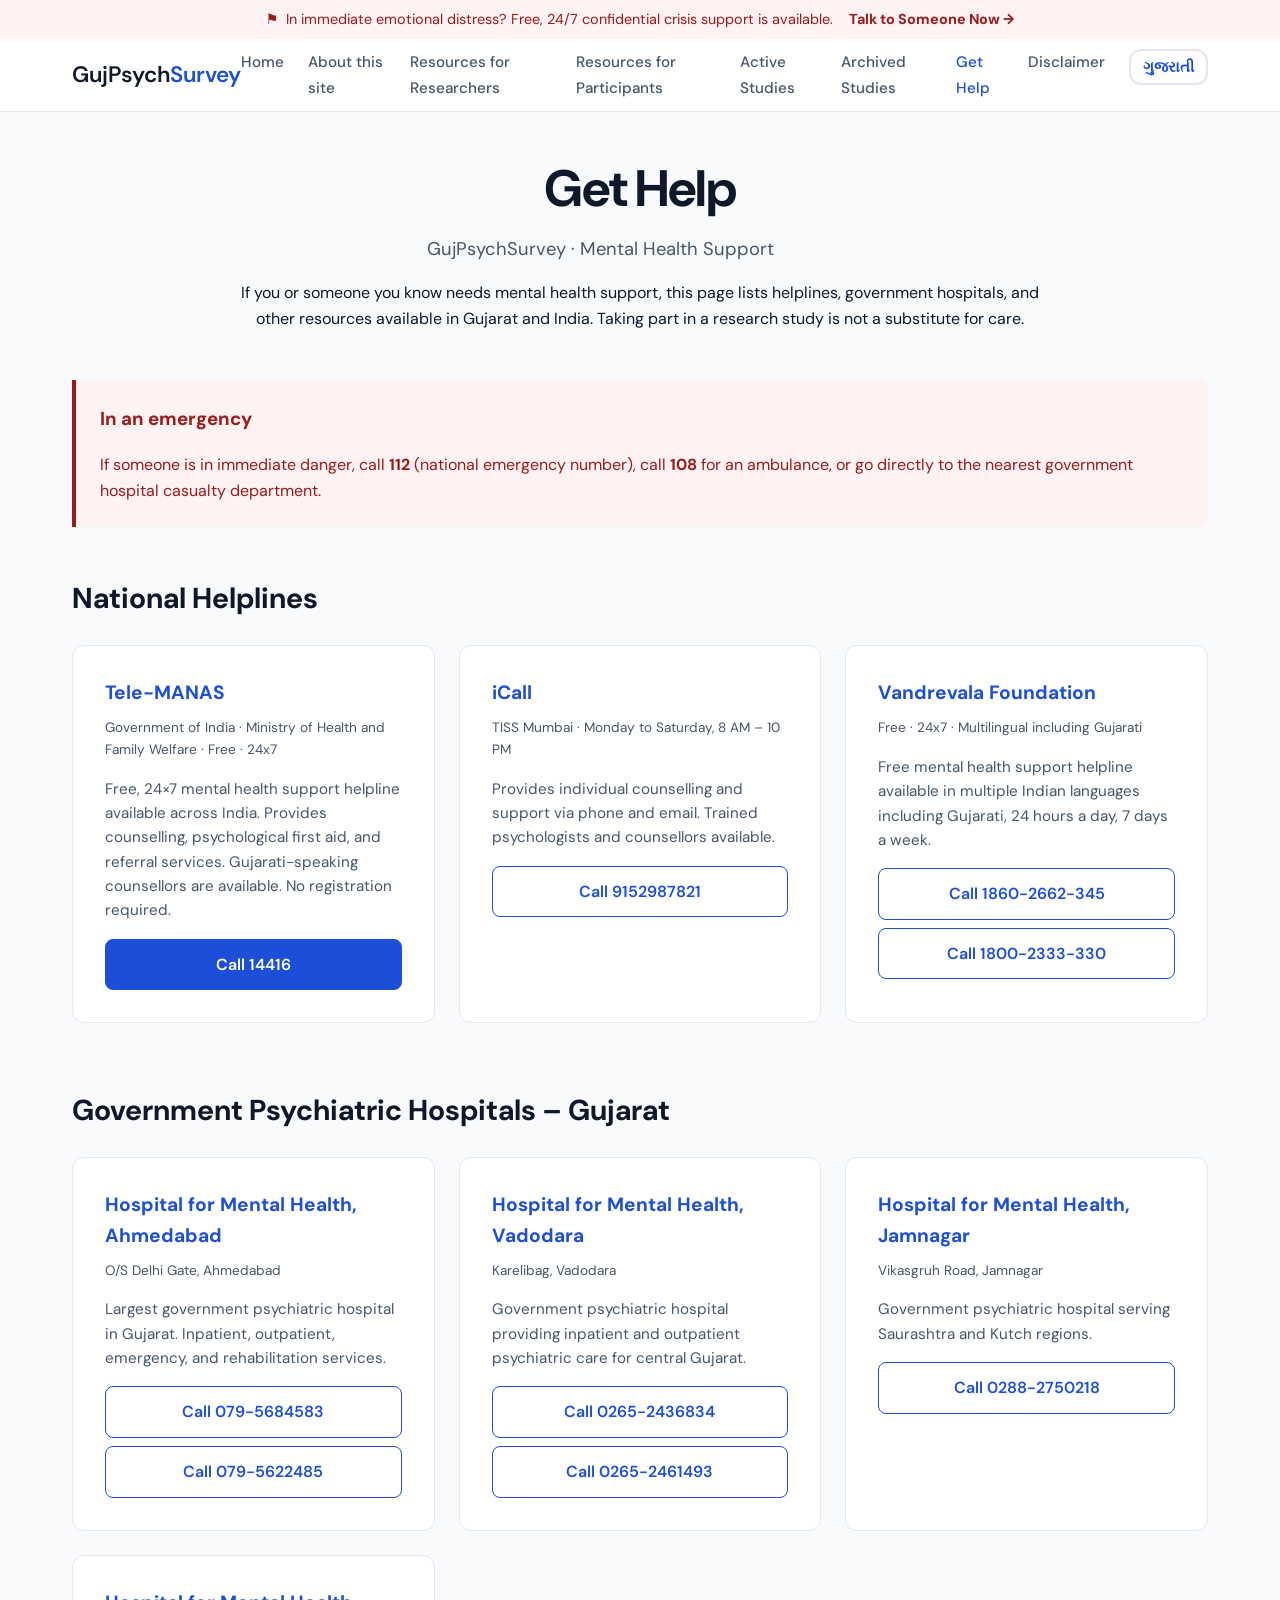
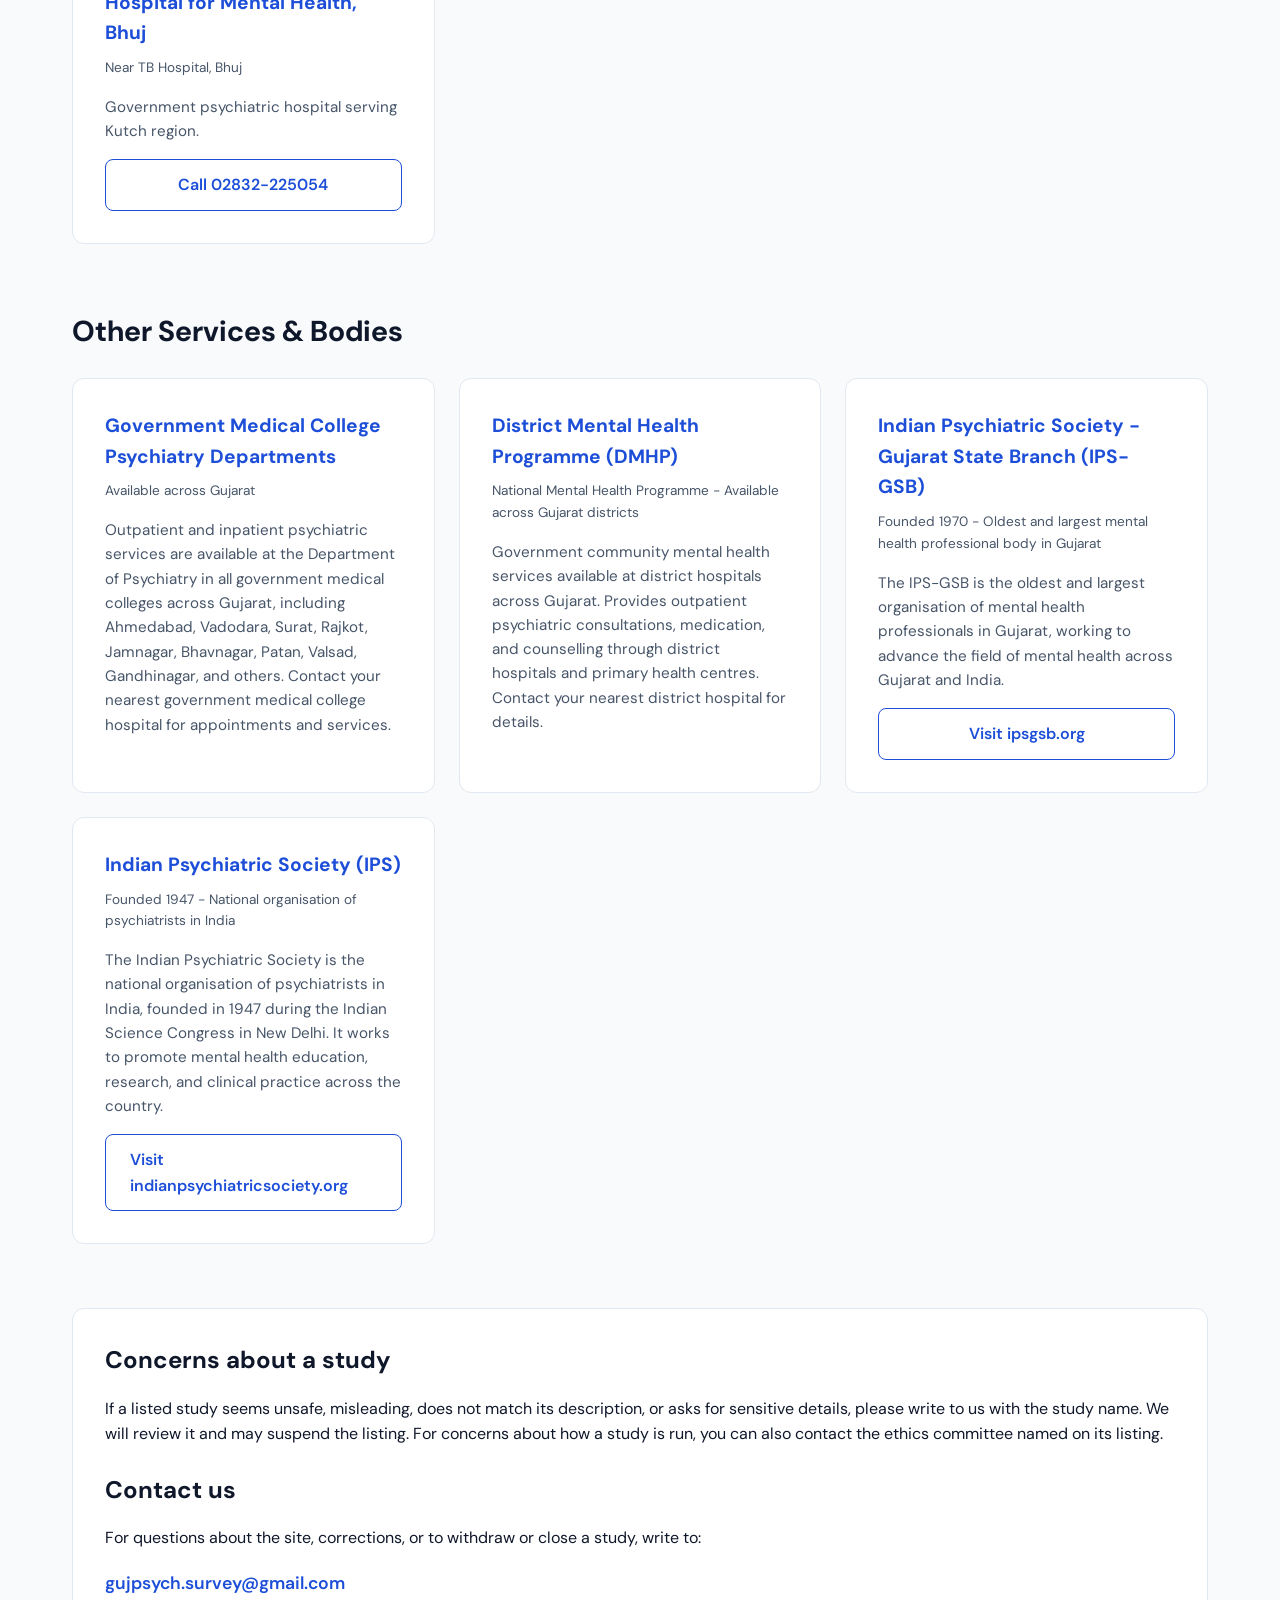
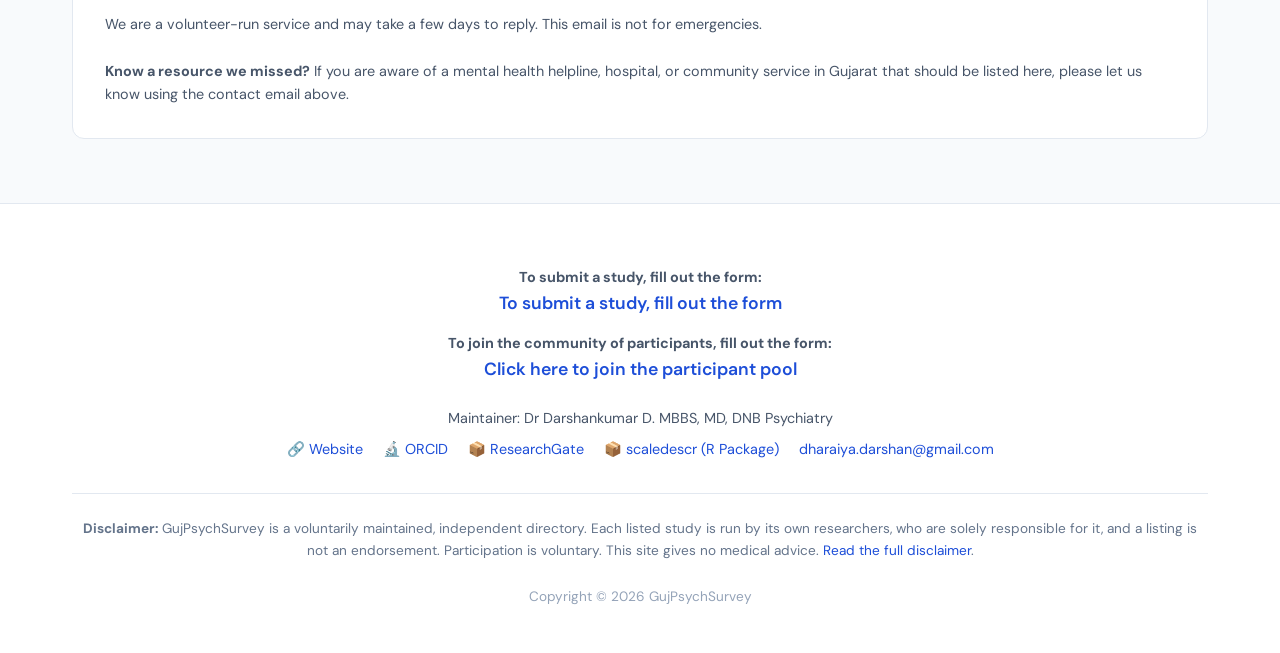
<file: get-help.html>
<!DOCTYPE html>
<html lang="en">
<head>
<meta charset="UTF-8">
<meta name="viewport" content="width=device-width, initial-scale=1.0">
<title data-en="Get Help — GujPsychSurvey" data-gu="મદદ મેળવો — GujPsychSurvey">Get Help — GujPsychSurvey</title>
<link rel="preconnect" href="https://fonts.googleapis.com">
<link rel="preconnect" href="https://fonts.gstatic.com" crossorigin>
<link href="https://fonts.googleapis.com/css2?family=DM+Sans:wght@300;400;500;600;700&display=swap" rel="stylesheet">
<link rel="stylesheet" href="styles.css">

<!-- Prevent flash of English -->
<script>
  const savedLang = localStorage.getItem('gps-lang');
  if (savedLang) {
    document.documentElement.lang = savedLang;
  }
</script>
</head>
<body>

<!-- HEADER -->
<div id="nav-placeholder"></div>

<!-- MAIN CONTENT -->
<main>
  <div class="container" style="padding-top: 3rem; padding-bottom: 4rem;">

    <!-- Page Hero -->
    <div class="hero" style="display: block; padding: 0; max-width: 800px; margin-bottom: 3rem;">
      <h1 data-en="Get Help" data-gu="મદદ મેળવો">Get Help</h1>
      <p class="lead" style="margin-bottom: 1rem;" data-en="GujPsychSurvey · Mental Health Support" data-gu="GujPsychSurvey · માનસિક સ્વાસ્થ્ય સહાય">GujPsychSurvey · Mental Health Support</p>
      <p data-en="If you or someone you know needs mental health support, this page lists helplines, government hospitals, and other resources available in Gujarat and India. Taking part in a research study is not a substitute for care." data-gu="જો તમને અથવા તમે જાણતા હો તેવા કોઈને માનસિક સ્વાસ્થ્ય સહાયની જરૂર હોય, તો આ પૃષ્ઠ ગુજરાત અને ભારતમાં ઉપલબ્ધ હેલ્પલાઇન, સરકારી હોસ્પિટલો અને અન્ય સંસાધનોની સૂચિ આપે છે. સંશોધન અભ્યાસમાં ભાગ લેવો એ સંભાળનો વિકલ્પ નથી.">If you or someone you know needs mental health support, this page lists helplines, government hospitals, and other resources available in Gujarat and India. Taking part in a research study is not a substitute for care.</p>
    </div>

    <!-- Emergency Alert -->
    <div style="background: var(--alert-bg); border-left: 4px solid var(--alert-ink); padding: 1.5rem; border-radius: 0 8px 8px 0; margin-bottom: 3rem;">
      <h3 style="color: var(--alert-ink); margin-top: 0;" data-en="In an emergency" data-gu="કટોકટીની સ્થિતિમાં">In an emergency</h3>
      <p style="color: var(--alert-ink); margin-bottom: 0;" data-en="If someone is in immediate danger, call <strong>112</strong> (national emergency number), call <strong>108</strong> for an ambulance, or go directly to the nearest government hospital casualty department." data-gu="જો કોઈ તાત્કાલિક જોખમમાં હોય, તો <strong>112</strong> પર કૉલ કરો (રાષ્ટ્રીય કટોકટી નંબર), એમ્બ્યુલન્સ માટે <strong>108</strong> પર કૉલ કરો, અથવા સીધા નજીકની સરકારી હોસ્પિટલના કેઝ્યુઅલ્ટી વિભાગમાં જાઓ.">If someone is in immediate danger, call <strong>112</strong> (national emergency number), call <strong>108</strong> for an ambulance, or go directly to the nearest government hospital casualty department.</p>
    </div>

    <!-- National Helplines -->
    <h2 style="font-size: 1.8rem; margin-bottom: 1.5rem; color: var(--ink);" data-en="National Helplines" data-gu="રાષ્ટ્રીય હેલ્પલાઇન્સ">National Helplines</h2>
    <div style="display: grid; grid-template-columns: repeat(auto-fit, minmax(300px, 1fr)); gap: 1.5rem; margin-bottom: 4rem;">
      
      <div class="step-card">
        <h3 style="color: var(--accent); margin-bottom: 0.5rem;" data-en="Tele-MANAS" data-gu="ટેલિ-માનસ">Tele-MANAS</h3>
        <p style="font-size: 0.85rem; color: var(--muted); margin-bottom: 1rem;" data-en="Government of India · Ministry of Health and Family Welfare · Free · 24x7" data-gu="ભારત સરકાર · આરોગ્ય અને પરિવાર કલ્યાણ મંત્રાલય · મફત · ૨૪x૭">Government of India · Ministry of Health and Family Welfare · Free · 24x7</p>
        <p data-en="Free, 24×7 mental health support helpline available across India. Provides counselling, psychological first aid, and referral services. Gujarati-speaking counsellors are available. No registration required." data-gu="સમગ્ર ભારતમાં ઉપલબ્ધ મફત, ૨૪×૭ માનસિક સ્વાસ્થ્ય સહાય હેલ્પલાઇન. કાઉન્સેલિંગ, મનોવૈજ્ઞાનિક પ્રથમ સહાય અને રેફરલ સેવાઓ પ્રદાન કરે છે. ગુજરાતી બોલતા કાઉન્સેલર ઉપલબ્ધ છે. કોઈ નોંધણીની જરૂર નથી.">Free, 24×7 mental health support helpline available across India. Provides counselling, psychological first aid, and referral services. Gujarati-speaking counsellors are available. No registration required.</p>
        <a href="tel:14416" class="btn-primary" style="width: 100%; margin-top: 1rem;" data-en="Call 14416" data-gu="કૉલ કરો 14416">Call 14416</a>
      </div>

      <div class="step-card">
        <h3 style="color: var(--accent); margin-bottom: 0.5rem;" data-en="iCall" data-gu="iCall">iCall</h3>
        <p style="font-size: 0.85rem; color: var(--muted); margin-bottom: 1rem;" data-en="TISS Mumbai · Monday to Saturday, 8 AM – 10 PM" data-gu="TISS મુંબઈ · સોમવારથી શનિવાર, સવારે ૮ થી રાત્રે ૧૦">TISS Mumbai · Monday to Saturday, 8 AM – 10 PM</p>
        <p data-en="Provides individual counselling and support via phone and email. Trained psychologists and counsellors available." data-gu="ફોન અને ઇમેઇલ દ્વારા વ્યક્તિગત કાઉન્સેલિંગ અને સહાય પ્રદાન કરે છે. તાલીમબદ્ધ મનોવૈજ્ઞાનિકો અને કાઉન્સેલર ઉપલબ્ધ છે.">Provides individual counselling and support via phone and email. Trained psychologists and counsellors available.</p>
        <a href="tel:9152987821" class="btn-secondary" style="width: 100%; margin-top: 1rem;" data-en="Call 9152987821" data-gu="કૉલ કરો 9152987821">Call 9152987821</a>
      </div>

      <div class="step-card">
        <h3 style="color: var(--accent); margin-bottom: 0.5rem;" data-en="Vandrevala Foundation" data-gu="વંદ્રેવાલા ફાઉન્ડેશન">Vandrevala Foundation</h3>
        <p style="font-size: 0.85rem; color: var(--muted); margin-bottom: 1rem;" data-en="Free · 24x7 · Multilingual including Gujarati" data-gu="મફત · ૨૪x૭ · ગુજરાતી સહિત બહુભાષી">Free · 24x7 · Multilingual including Gujarati</p>
        <p data-en="Free mental health support helpline available in multiple Indian languages including Gujarati, 24 hours a day, 7 days a week." data-gu="ગુજરાતી સહિત અનેક ભારતીય ભાષાઓમાં ઉપલબ્ધ મફત માનસિક સ્વાસ્થ્ય સહાય હેલ્પલાઇન, દિવસના ૨૪ કલાક, અઠવાડિયાના ૭ દિવસ.">Free mental health support helpline available in multiple Indian languages including Gujarati, 24 hours a day, 7 days a week.</p>
        <a href="tel:18602662345" class="btn-secondary" style="width: 100%; margin-top: 1rem;" data-en="Call 1860-2662-345" data-gu="કૉલ કરો 1860-2662-345">Call 1860-2662-345</a>
        <a href="tel:18002333330" class="btn-secondary" style="width: 100%; margin-top: 0.5rem;" data-en="Call 1800-2333-330" data-gu="કૉલ કરો 1800-2333-330">Call 1800-2333-330</a>
      </div>

    </div>

    <!-- Government Psychiatric Hospitals -->
    <h2 style="font-size: 1.8rem; margin-bottom: 1.5rem; color: var(--ink);" data-en="Government Psychiatric Hospitals – Gujarat" data-gu="સરકારી માનસિક હોસ્પિટલો – ગુજરાત">Government Psychiatric Hospitals – Gujarat</h2>
    <div style="display: grid; grid-template-columns: repeat(auto-fit, minmax(300px, 1fr)); gap: 1.5rem; margin-bottom: 4rem;">

      <div class="step-card">
        <h3 style="color: var(--accent); margin-bottom: 0.5rem;" data-en="Hospital for Mental Health, Ahmedabad" data-gu="માનસિક સ્વાસ્થ્ય માટેની હોસ્પિટલ, અમદાવાદ">Hospital for Mental Health, Ahmedabad</h3>
        <p style="font-size: 0.85rem; color: var(--muted); margin-bottom: 1rem;" data-no-translate>O/S Delhi Gate, Ahmedabad</p>
        <p data-en="Largest government psychiatric hospital in Gujarat. Inpatient, outpatient, emergency, and rehabilitation services." data-gu="ગુજરાતની સૌથી મોટી સરકારી માનસિક હોસ્પિટલ. ઇનપેશન્ટ, આઉટપેશન્ટ, કટોકટી અને પુનર્વસન સેવાઓ.">Largest government psychiatric hospital in Gujarat. Inpatient, outpatient, emergency, and rehabilitation services.</p>
        <a href="tel:0795684583" class="btn-secondary" style="width: 100%; margin-top: 1rem;" data-en="Call 079-5684583" data-gu="કૉલ કરો 079-5684583">Call 079-5684583</a>
        <a href="tel:0795622485" class="btn-secondary" style="width: 100%; margin-top: 0.5rem;" data-en="Call 079-5622485" data-gu="કૉલ કરો 079-5622485">Call 079-5622485</a>
      </div>

      <div class="step-card">
        <h3 style="color: var(--accent); margin-bottom: 0.5rem;" data-en="Hospital for Mental Health, Vadodara" data-gu="માનસિક સ્વાસ્થ્ય માટેની હોસ્પિટલ, વડોદરા">Hospital for Mental Health, Vadodara</h3>
        <p style="font-size: 0.85rem; color: var(--muted); margin-bottom: 1rem;" data-no-translate>Karelibag, Vadodara</p>
        <p data-en="Government psychiatric hospital providing inpatient and outpatient psychiatric care for central Gujarat." data-gu="મધ્ય ગુજરાત માટે ઇનપેશન્ટ અને આઉટપેશન્ટ માનસિક સંભાળ પ્રદાન કરતી સરકારી માનસિક હોસ્પિટલ.">Government psychiatric hospital providing inpatient and outpatient psychiatric care for central Gujarat.</p>
        <a href="tel:02652436834" class="btn-secondary" style="width: 100%; margin-top: 1rem;" data-en="Call 0265-2436834" data-gu="કૉલ કરો 0265-2436834">Call 0265-2436834</a>
        <a href="tel:02652461493" class="btn-secondary" style="width: 100%; margin-top: 0.5rem;" data-en="Call 0265-2461493" data-gu="કૉલ કરો 0265-2461493">Call 0265-2461493</a>
      </div>

      <div class="step-card">
        <h3 style="color: var(--accent); margin-bottom: 0.5rem;" data-en="Hospital for Mental Health, Jamnagar" data-gu="માનસિક સ્વાસ્થ્ય માટેની હોસ્પિટલ, જામનગર">Hospital for Mental Health, Jamnagar</h3>
        <p style="font-size: 0.85rem; color: var(--muted); margin-bottom: 1rem;" data-no-translate>Vikasgruh Road, Jamnagar</p>
        <p data-en="Government psychiatric hospital serving Saurashtra and Kutch regions." data-gu="સૌરાષ્ટ્ર અને કચ્છ પ્રદેશોમાં સેવા આપતી સરકારી માનસિક હોસ્પિટલ.">Government psychiatric hospital serving Saurashtra and Kutch regions.</p>
        <a href="tel:02882750218" class="btn-secondary" style="width: 100%; margin-top: 1rem;" data-en="Call 0288-2750218" data-gu="કૉલ કરો 0288-2750218">Call 0288-2750218</a>
      </div>

      <div class="step-card">
        <h3 style="color: var(--accent); margin-bottom: 0.5rem;" data-en="Hospital for Mental Health, Bhuj" data-gu="માનસિક સ્વાસ્થ્ય માટેની હોસ્પિટલ, ભુજ">Hospital for Mental Health, Bhuj</h3>
        <p style="font-size: 0.85rem; color: var(--muted); margin-bottom: 1rem;" data-no-translate>Near TB Hospital, Bhuj</p>
        <p data-en="Government psychiatric hospital serving Kutch region." data-gu="કચ્છ પ્રદેશમાં સેવા આપતી સરકારી માનસિક હોસ્પિટલ.">Government psychiatric hospital serving Kutch region.</p>
        <a href="tel:02832225054" class="btn-secondary" style="width: 100%; margin-top: 1rem;" data-en="Call 02832-225054" data-gu="કૉલ કરો 02832-225054">Call 02832-225054</a>
      </div>

    </div>

    <!-- Other Resources -->
    <h2 style="font-size: 1.8rem; margin-bottom: 1.5rem; color: var(--ink);" data-en="Other Services & Bodies" data-gu="અન્ય સેવાઓ અને સંસ્થાઓ">Other Services & Bodies</h2>
    <div style="display: grid; grid-template-columns: repeat(auto-fit, minmax(300px, 1fr)); gap: 1.5rem; margin-bottom: 4rem;">

      <div class="step-card">
        <h3 style="color: var(--accent); margin-bottom: 0.5rem;" data-en="Government Medical College Psychiatry Departments" data-gu="સરકારી મેડિકલ કોલેજ સાયકિયાટ્રી વિભાગો">Government Medical College Psychiatry Departments</h3>
        <p style="font-size: 0.85rem; color: var(--muted); margin-bottom: 1rem;" data-en="Available across Gujarat" data-gu="સમગ્ર ગુજરાતમાં ઉપલબ્ધ">Available across Gujarat</p>
        <p data-en="Outpatient and inpatient psychiatric services are available at the Department of Psychiatry in all government medical colleges across Gujarat, including Ahmedabad, Vadodara, Surat, Rajkot, Jamnagar, Bhavnagar, Patan, Valsad, Gandhinagar, and others. Contact your nearest government medical college hospital for appointments and services." data-gu="અમદાવાદ, વડોદરા, સુરત, રાજકોટ, જામનગર, ભાવનગર, પાટણ, વલસાડ, ગાંધીનગર અને અન્ય સહિત સમગ્ર ગુજરાતની તમામ સરકારી મેડિકલ કોલેજોમાં સાયકિયાટ્રી વિભાગમાં આઉટપેશન્ટ અને ઇનપેશન્ટ માનસિક સેવાઓ ઉપલબ્ધ છે. એપોઇન્ટમેન્ટ અને સેવાઓ માટે તમારી નજીકની સરકારી મેડિકલ કોલેજ હોસ્પિટલનો સંપર્ક કરો.">Outpatient and inpatient psychiatric services are available at the Department of Psychiatry in all government medical colleges across Gujarat, including Ahmedabad, Vadodara, Surat, Rajkot, Jamnagar, Bhavnagar, Patan, Valsad, Gandhinagar, and others. Contact your nearest government medical college hospital for appointments and services.</p>
      </div>

      <div class="step-card">
        <h3 style="color: var(--accent); margin-bottom: 0.5rem;" data-en="District Mental Health Programme (DMHP)" data-gu="જિલ્લા માનસિક સ્વાસ્થ્ય કાર્યક્રમ (DMHP)">District Mental Health Programme (DMHP)</h3>
        <p style="font-size: 0.85rem; color: var(--muted); margin-bottom: 1rem;" data-en="National Mental Health Programme - Available across Gujarat districts" data-gu="રાષ્ટ્રીય માનસિક સ્વાસ્થ્ય કાર્યક્રમ - ગુજરાતના જિલ્લાઓમાં ઉપલબ્ધ">National Mental Health Programme - Available across Gujarat districts</p>
        <p data-en="Government community mental health services available at district hospitals across Gujarat. Provides outpatient psychiatric consultations, medication, and counselling through district hospitals and primary health centres. Contact your nearest district hospital for details." data-gu="ગુજરાતના જિલ્લા હોસ્પિટલોમાં ઉપલબ્ધ સરકારી સામુદાયિક માનસિક સ્વાસ્થ્ય સેવાઓ. જિલ્લા હોસ્પિટલો અને પ્રાથમિક આરોગ્ય કેન્દ્રો દ્વારા આઉટપેશન્ટ માનસિક પરામર્શ, દવાઓ અને કાઉન્સેલિંગ પ્રદાન કરે છે. વિગતો માટે તમારી નજીકની જિલ્લા હોસ્પિટલનો સંપર્ક કરો.">Government community mental health services available at district hospitals across Gujarat. Provides outpatient psychiatric consultations, medication, and counselling through district hospitals and primary health centres. Contact your nearest district hospital for details.</p>
      </div>

      <div class="step-card">
        <h3 style="color: var(--accent); margin-bottom: 0.5rem;" data-en="Indian Psychiatric Society - Gujarat State Branch (IPS-GSB)" data-gu="ઇન્ડિયન સાયકિયાટ્રિક સોસાયટી - ગુજરાત રાજ્ય શાખા (IPS-GSB)">Indian Psychiatric Society - Gujarat State Branch (IPS-GSB)</h3>
        <p style="font-size: 0.85rem; color: var(--muted); margin-bottom: 1rem;" data-en="Founded 1970 - Oldest and largest mental health professional body in Gujarat" data-gu="૧૯૭૦ માં સ્થપાયેલ - ગુજરાતમાં સૌથી જૂની અને સૌથી મોટી માનસિક સ્વાસ્થ્ય વ્યાવસાયિક સંસ્થા">Founded 1970 - Oldest and largest mental health professional body in Gujarat</p>
        <p data-en="The IPS-GSB is the oldest and largest organisation of mental health professionals in Gujarat, working to advance the field of mental health across Gujarat and India." data-gu="IPS-GSB એ ગુજરાતમાં માનસિક સ્વાસ્થ્ય વ્યાવસાયિકોની સૌથી જૂની અને સૌથી મોટી સંસ્થા છે, જે ગુજરાત અને ભારતભરમાં માનસિક સ્વાસ્થ્યના ક્ષેત્રને આગળ વધારવા માટે કામ કરે છે.">The IPS-GSB is the oldest and largest organisation of mental health professionals in Gujarat, working to advance the field of mental health across Gujarat and India.</p>
        <a href="https://ipsgsb.org" target="_blank" rel="noopener" class="btn-secondary" style="width: 100%; margin-top: 1rem;" data-en="Visit ipsgsb.org" data-gu="ipsgsb.org ની મુલાકાત લો">Visit ipsgsb.org</a>
      </div>

      <div class="step-card">
        <h3 style="color: var(--accent); margin-bottom: 0.5rem;" data-en="Indian Psychiatric Society (IPS)" data-gu="ઇન્ડિયન સાયકિયાટ્રિક સોસાયટી (IPS)">Indian Psychiatric Society (IPS)</h3>
        <p style="font-size: 0.85rem; color: var(--muted); margin-bottom: 1rem;" data-en="Founded 1947 - National organisation of psychiatrists in India" data-gu="૧૯૪૭ માં સ્થપાયેલ - ભારતમાં મનોચિકિત્સકોની રાષ્ટ્રીય સંસ્થા">Founded 1947 - National organisation of psychiatrists in India</p>
        <p data-en="The Indian Psychiatric Society is the national organisation of psychiatrists in India, founded in 1947 during the Indian Science Congress in New Delhi. It works to promote mental health education, research, and clinical practice across the country." data-gu="ઇન્ડિયન સાયકિયાટ્રિક સોસાયટી એ ભારતમાં મનોચિકિત્સકોની રાષ્ટ્રીય સંસ્થા છે, જે ૧૯૪૭ માં નવી દિલ્હીમાં ઇન્ડિયન સાયન્સ કોંગ્રેસ દરમિયાન સ્થપાઈ હતી. તે સમગ્ર દેશમાં માનસિક સ્વાસ્થ્ય શિક્ષણ, સંશોધન અને ક્લિનિકલ પ્રેક્ટિસને પ્રોત્સાહન આપવા માટે કામ કરે છે.">The Indian Psychiatric Society is the national organisation of psychiatrists in India, founded in 1947 during the Indian Science Congress in New Delhi. It works to promote mental health education, research, and clinical practice across the country.</p>
        <a href="https://indianpsychiatricsociety.org" target="_blank" rel="noopener" class="btn-secondary" style="width: 100%; margin-top: 1rem;" data-en="Visit indianpsychiatricsociety.org" data-gu="indianpsychiatricsociety.org ની મુલાકાત લો">Visit indianpsychiatricsociety.org</a>
      </div>

    </div>

    <!-- Concerns and Contact -->
    <div style="background: var(--surface); border: 1px solid var(--line); padding: 2rem; border-radius: var(--radius);">
      <h2 style="font-size: 1.5rem; margin-top: 0; margin-bottom: 1rem; color: var(--ink);" data-en="Concerns about a study" data-gu="અભ્યાસ વિશે ચિંતાઓ">Concerns about a study</h2>
      <p style="margin-bottom: 1.5rem;" data-en="If a listed study seems unsafe, misleading, does not match its description, or asks for sensitive details, please write to us with the study name. We will review it and may suspend the listing. For concerns about how a study is run, you can also contact the ethics committee named on its listing." data-gu="જો સૂચિબદ્ધ અભ્યાસ અસુરક્ષિત, ભ્રામક લાગે, તેના વર્ણન સાથે મેળ ખાતો ન હોય, અથવા સંવેદનશીલ વિગતો માંગે છે, તો કૃપા કરીને અભ્યાસના નામ સાથે અમને લખો. અમે તેની સમીક્ષા કરીશું અને સૂચિને સ્થગિત કરી શકીએ છીએ. અભ્યાસ કેવી રીતે ચલાવવામાં આવે છે તે અંગેની ચિંતાઓ માટે, તમે તેની સૂચિ પર નામ આપેલ નૈતિકતા સમિતિનો પણ સંપર્ક કરી શકો છો.">If a listed study seems unsafe, misleading, does not match its description, or asks for sensitive details, please write to us with the study name. We will review it and may suspend the listing. For concerns about how a study is run, you can also contact the ethics committee named on its listing.</p>
      
      <h2 style="font-size: 1.5rem; margin-top: 0; margin-bottom: 1rem; color: var(--ink);" data-en="Contact us" data-gu="અમારો સંપર્ક કરો">Contact us</h2>
      <p data-en="For questions about the site, corrections, or to withdraw or close a study, write to:" data-gu="સાઇટ વિશેના પ્રશ્નો, સુધારાઓ, અથવા અભ્યાસ પાછો ખેંચવા અથવા બંધ કરવા માટે, આના પર લખો:">For questions about the site, corrections, or to withdraw or close a study, write to:</p>
      <p style="font-weight: 600; font-size: 1.1rem; margin-bottom: 1rem;" data-no-translate>
        <a href="mailto:gujpsych.survey@gmail.com">gujpsych.survey@gmail.com</a>
      </p>
      <p style="font-size: 0.9rem; color: var(--muted); margin-bottom: 1.5rem;" data-en="We are a volunteer-run service and may take a few days to reply. This email is not for emergencies." data-gu="અમે સ્વયંસેવકો દ્વારા ચલાવવામાં આવતી સેવા છીએ અને જવાબ આપવામાં થોડા દિવસો લાગી શકે છે. આ ઇમેઇલ કટોકટી માટે નથી.">We are a volunteer-run service and may take a few days to reply. This email is not for emergencies.</p>
      
      <p style="font-size: 0.9rem; color: var(--muted); margin-bottom: 0;" data-en="<strong>Know a resource we missed?</strong> If you are aware of a mental health helpline, hospital, or community service in Gujarat that should be listed here, please let us know using the contact email above." data-gu="<strong>અમે ચૂકી ગયેલા સંસાધન વિશે જાણો છો?</strong> જો તમે ગુજરાતમાં માનસિક સ્વાસ્થ્ય હેલ્પલાઇન, હોસ્પિટલ અથવા સામુદાયિક સેવા વિશે જાણો છો જે અહીં સૂચિબદ્ધ હોવી જોઈએ, તો કૃપા કરીને ઉપરના સંપર્ક ઇમેઇલનો ઉપયોગ કરીને અમને જણાવો."><strong>Know a resource we missed?</strong> If you are aware of a mental health helpline, hospital, or community service in Gujarat that should be listed here, please let us know using the contact email above.</p>
    </div>

  </div>
</main>

<!-- FOOTER -->
<div id="footer-placeholder"></div>

<!-- Standard Script -->
<script src="script.js"></script>
</body>
</html>
</file>
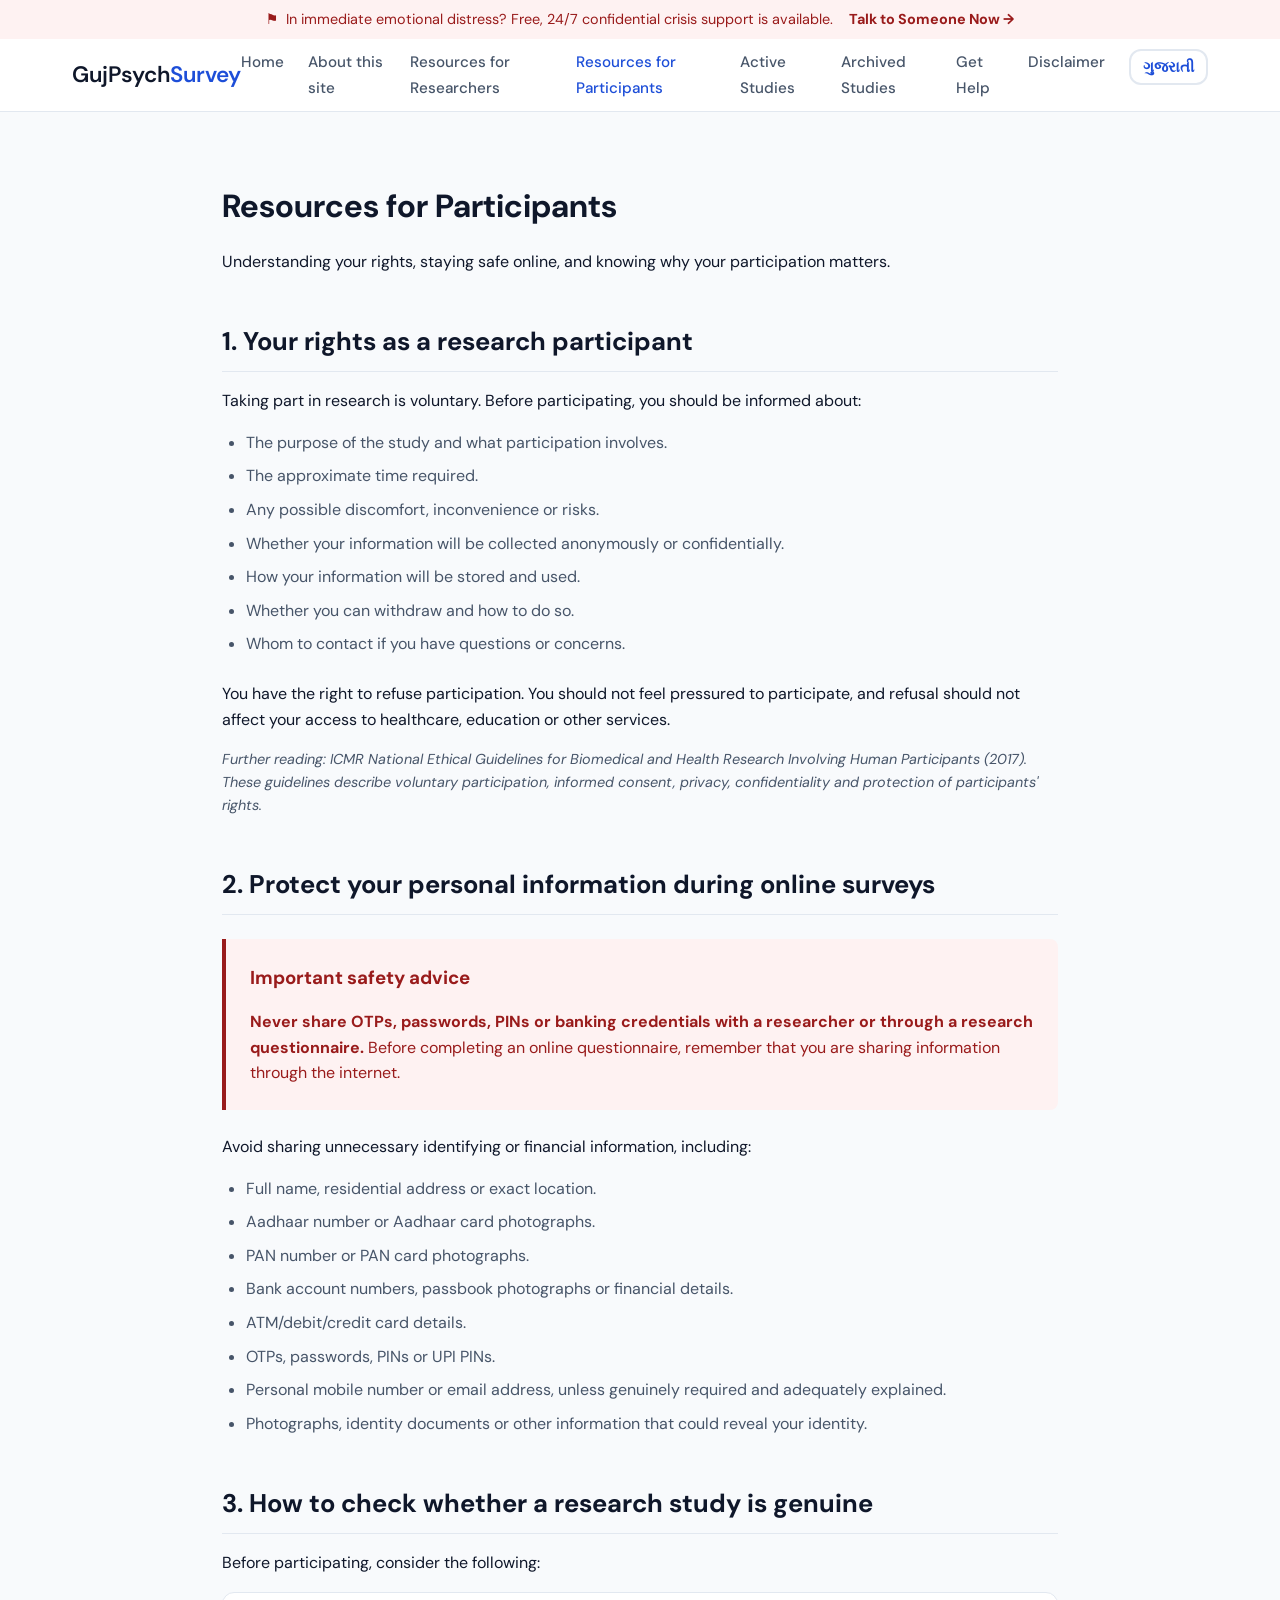
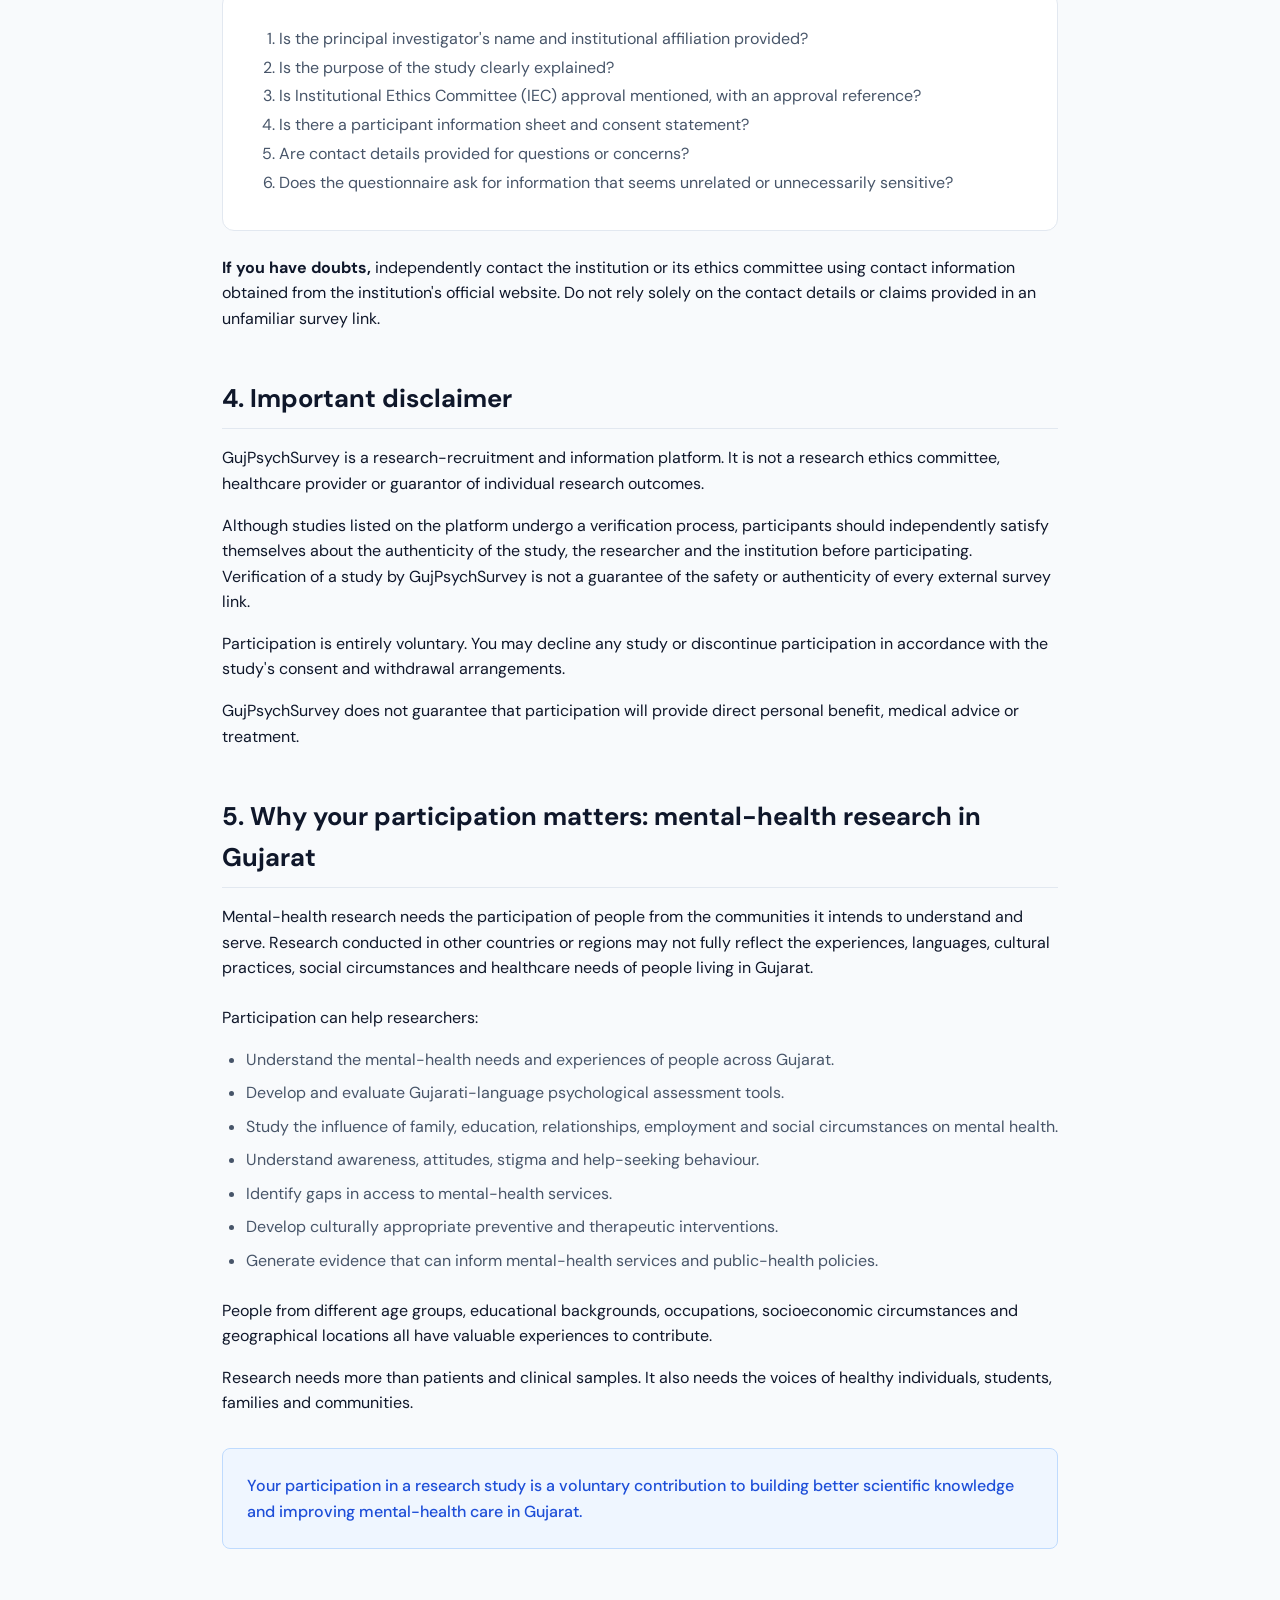
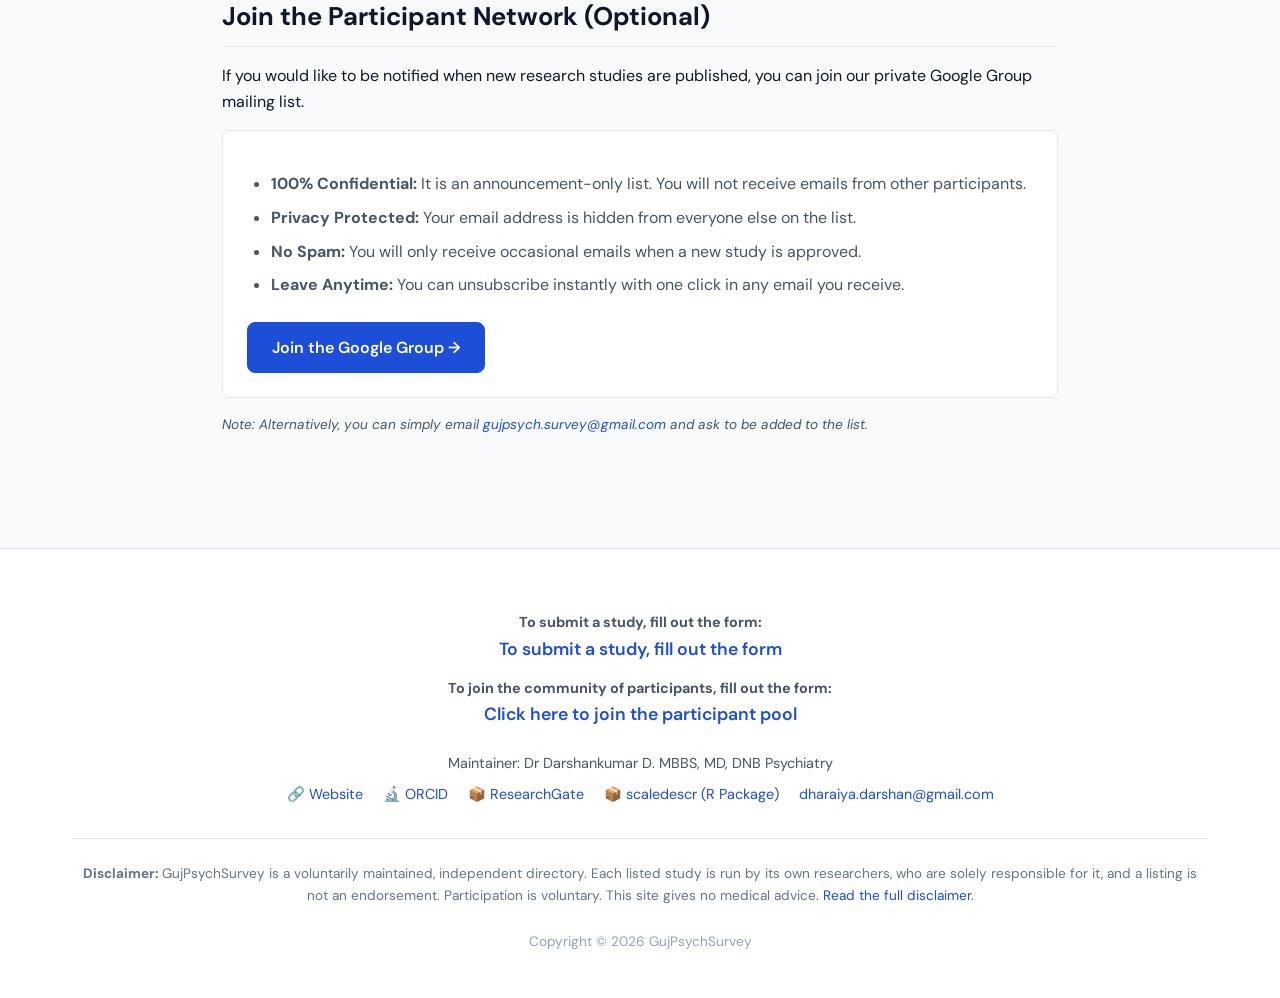
<file: resources-for-participants.html>
<!DOCTYPE html>
<html lang="en">
<head>
<meta charset="UTF-8">
<meta name="viewport" content="width=device-width, initial-scale=1.0">
<title data-en="Resources for Participants — GujPsychSurvey" data-gu="સહભાગીઓ માટે સંસાધનો — GujPsychSurvey">Resources for Participants — GujPsychSurvey</title>
<link rel="preconnect" href="https://fonts.googleapis.com">
<link rel="preconnect" href="https://fonts.gstatic.com" crossorigin>
<link href="https://fonts.googleapis.com/css2?family=DM+Sans:wght@300;400;500;600;700&display=swap" rel="stylesheet">
<link rel="stylesheet" href="styles.css">
<style>
  /* Custom styles for the participant page lists */
  .content-section { margin-bottom: 3rem; }
  .content-section h2 { font-size: 1.6rem; color: var(--ink); margin-bottom: 1rem; border-bottom: 1px solid var(--line); padding-bottom: 0.5rem; }
  .info-list { padding-left: 1.5rem; color: var(--muted); margin-bottom: 1.5rem; }
  .info-list li { margin-bottom: 0.5rem; }
  .warning-box { background: var(--alert-bg); border-left: 4px solid var(--alert-ink); padding: 1.5rem; border-radius: 0 8px 8px 0; margin: 1.5rem 0; }
  .warning-box h3 { color: var(--alert-ink); margin-top: 0; margin-bottom: 0.5rem; }
  .warning-box p, .warning-box ul { color: var(--alert-ink); margin-bottom: 0; }
  .warning-box ul { padding-left: 1.5rem; margin-top: 0.5rem; }
</style>

<!-- Prevent flash of English -->
<script>
  const savedLang = localStorage.getItem('gps-lang');
  if (savedLang) {
    document.documentElement.lang = savedLang;
  }
</script>
</head>
<body>

<!-- HEADER -->
<div id="nav-placeholder"></div>

<!-- MAIN CONTENT -->
<main>
  <div class="container" style="padding-top: 3rem; padding-bottom: 4rem; max-width: 900px;">
    
    <h1 style="color: var(--ink); margin-bottom: 0.5rem;" data-en="Resources for Participants" data-gu="સહભાગીઓ માટે સંસાધનો">Resources for Participants</h1>
    <p class="lead" style="margin-bottom: 3rem;" data-en="Understanding your rights, staying safe online, and knowing why your participation matters." data-gu="તમારા અધિકારોને સમજવા, ઑનલાઇન સુરક્ષિત રહેવું અને તમારી ભાગીદારી કેમ મહત્વપૂર્ણ છે તે જાણવું.">Understanding your rights, staying safe online, and knowing why your participation matters.</p>

    <!-- 1. Your Rights -->
    <div class="content-section">
      <h2 data-en="1. Your rights as a research participant" data-gu="૧. સંશોધન સહભાગી તરીકે તમારા અધિકારો">1. Your rights as a research participant</h2>
      <p data-en="Taking part in research is voluntary. Before participating, you should be informed about:" data-gu="કોઈ પણ સંશોધનમાં ભાગ લેવો સ્વૈચ્છિક છે. ભાગ લેતા પહેલા, તમને આની જાણકારી હોવી જોઈએ:">Taking part in research is voluntary. Before participating, you should be informed about:</p>
      <ul class="info-list">
        <li data-en="The purpose of the study and what participation involves." data-gu="અભ્યાસનો હેતુ અને ભાગીદારીમાં શું સામેલ છે.">The purpose of the study and what participation involves.</li>
        <li data-en="The approximate time required." data-gu="અંદાજિત જરૂરી સમય.">The approximate time required.</li>
        <li data-en="Any possible discomfort, inconvenience or risks." data-gu="કોઈપણ સંભવિત અગવડતા, અસુવિધા અથવા જોખમો.">Any possible discomfort, inconvenience or risks.</li>
        <li data-en="Whether your information will be collected anonymously or confidentially." data-gu="તમારી માહિતી ગોપનીય રીતે એકત્રિત કરવામાં આવશે અને ગોપનીય રહેશે કે કેમ.">Whether your information will be collected anonymously or confidentially.</li>
        <li data-en="How your information will be stored and used." data-gu="તમારી માહિતી કેવી રીતે સંગ્રહિત અને ઉપયોગ કરવામાં આવશે.">How your information will be stored and used.</li>
        <li data-en="Whether you can withdraw and how to do so." data-gu="તમે અભ્યાસ માંથી પાછળ ખસી શકો છો કે કેમ અને તે કેવી રીતે કરવું.">Whether you can withdraw and how to do so.</li>
        <li data-en="Whom to contact if you have questions or concerns." data-gu="જો તમારી પાસે અભ્યાસ સંબંધિત પ્રશ્નો અથવા ચિંતાઓ હોય તો કોનો સંપર્ક કરવો.">Whom to contact if you have questions or concerns.</li>
      </ul>
      <p data-en="You have the right to refuse participation. You should not feel pressured to participate, and refusal should not affect your access to healthcare, education or other services." data-gu="તમને ભાગીદારી નકારવાનો અધિકાર છે. તમને ભાગ લેવા માટે દબાણ અનુભવવું જોઈએ નહીં, અને નકારવાથી તમારી આરોગ્યસંભાળ, શિક્ષણ અથવા અન્ય સેવાઓની ઍક્સેસ પર અસર થવી જોઈએ નહીં.">You have the right to refuse participation. You should not feel pressured to participate, and refusal should not affect your access to healthcare, education or other services.</p>
      <p style="font-size: 0.9rem; color: var(--muted); margin-top: 1rem;" data-en="<em>Further reading: ICMR National Ethical Guidelines for Biomedical and Health Research Involving Human Participants (2017). These guidelines describe voluntary participation, informed consent, privacy, confidentiality and protection of participants' rights.</em>" data-gu="<em>વધુ વાંચન: ICMR રાષ્ટ્રીય નૈતિક માર્ગદર્શિકાઓ માનવ સહભાગીઓ સાથે સંબંધિત બાયોમેડિકલ અને આરોગ્ય સંશોધન માટે (૨૦૧૭). આ માર્ગદર્શિકાઓ સ્વૈચ્છિક ભાગીદારી, માહિતગાર સંમતિ, ગોપનીયતા, ગુપ્તતા અને સહભાગીઓના અધિકારોનું રક્ષણ વર્ણવે છે.</em>"><em>Further reading: ICMR National Ethical Guidelines for Biomedical and Health Research Involving Human Participants (2017). These guidelines describe voluntary participation, informed consent, privacy, confidentiality and protection of participants' rights.</em></p>
    </div>

    <!-- 2. Protect Personal Info -->
    <div class="content-section">
      <h2 data-en="2. Protect your personal information during online surveys" data-gu="૨. ઑનલાઇન સર્વે દરમિયાન તમારી વ્યક્તિગત માહિતીનું રક્ષણ કરો">2. Protect your personal information during online surveys</h2>
      
      <div class="warning-box">
        <h3 data-en="Important safety advice" data-gu="મહત્વપૂર્ણ સલામતી સલાહ">Important safety advice</h3>
        <p data-en="<strong>Never share OTPs, passwords, PINs or banking credentials with a researcher or through a research questionnaire.</strong> Before completing an online questionnaire, remember that you are sharing information through the internet." data-gu="<strong>સંશોધક સાથે અથવા સંશોધન પ્રશ્નાવલી દ્વારા OTP, પાસવર્ડ, PIN અથવા બેંકિંગ ક્રેડેન્શિયલ્સ ક્યારેય શેર કરશો નહીં.</strong> ઑનલાઇન પ્રશ્નાવલી ભરતા પહેલા, યાદ રાખો કે તમે ઇન્ટરનેટ દ્વારા માહિતી શેર કરી રહ્યાં છો."><strong>Never share OTPs, passwords, PINs or banking credentials with a researcher or through a research questionnaire.</strong> Before completing an online questionnaire, remember that you are sharing information through the internet.</p>
      </div>

      <p data-en="Avoid sharing unnecessary identifying or financial information, including:" data-gu="બિનજરૂરી ઓળખ અથવા નાણાકીય માહિતી શેર કરવાનું ટાળો, જેમાં આનો સમાવેશ થાય છે:">Avoid sharing unnecessary identifying or financial information, including:</p>
      <ul class="info-list">
        <li data-en="Full name, residential address or exact location." data-gu="પૂરું નામ, રહેઠાણનું સરનામું અથવા ચોક્કસ સ્થાન.">Full name, residential address or exact location.</li>
        <li data-en="Aadhaar number or Aadhaar card photographs." data-gu="આધાર નંબર અથવા આધાર કાર્ડના ફોટા.">Aadhaar number or Aadhaar card photographs.</li>
        <li data-en="PAN number or PAN card photographs." data-gu="પાન નંબર અથવા પાન કાર્ડના ફોટા.">PAN number or PAN card photographs.</li>
        <li data-en="Bank account numbers, passbook photographs or financial details." data-gu="બેંક ખાતા નંબર, પાસબુક ફોટા અથવા નાણાકીય વિગતો.">Bank account numbers, passbook photographs or financial details.</li>
        <li data-en="ATM/debit/credit card details." data-gu="ATM/ડેબિટ/ક્રેડિટ કાર્ડની વિગતો.">ATM/debit/credit card details.</li>
        <li data-en="OTPs, passwords, PINs or UPI PINs." data-gu="OTP, પાસવર્ડ, PIN અથવા UPI PIN.">OTPs, passwords, PINs or UPI PINs.</li>
        <li data-en="Personal mobile number or email address, unless genuinely required and adequately explained." data-gu="વ્યક્તિગત મોબાઇલ નંબર અથવા ઇમેઇલ સરનામું, જ્યાં સુધી ખરેખર જરૂરી ન હોય અને પર્યાપ્ત રીતે સમજાવવામાં ન આવે.">Personal mobile number or email address, unless genuinely required and adequately explained.</li>
        <li data-en="Photographs, identity documents or other information that could reveal your identity." data-gu="ફોટોગ્રાફ્સ, ઓળખ દસ્તાવેજો અથવા અન્ય માહિતી જે તમારી ઓળખ જાહેર કરી શકે છે.">Photographs, identity documents or other information that could reveal your identity.</li>
      </ul>
    </div>

    <!-- 3. How to check if genuine -->
    <div class="content-section">
      <h2 data-en="3. How to check whether a research study is genuine" data-gu="૩. સંશોધન અભ્યાસ અસલી છે કે કેમ તે કેવી રીતે ચકાસવું">3. How to check whether a research study is genuine</h2>
      <p data-en="Before participating, consider the following:" data-gu="ભાગ લેતા પહેલા, નીચેનાનો વિચાર કરો:">Before participating, consider the following:</p>
      <div class="step-card" style="background: var(--surface);">
        <ol style="padding-left: 1.5rem; color: var(--muted); margin: 0; line-height: 1.8;">
          <li data-en="Is the principal investigator's name and institutional affiliation provided?" data-gu="શું પ્રિન્સિપલ ઇન્વેસ્ટિગેટરનું નામ અને અને તે કઈ સંસ્થા સાથે જોડાયેલ છે તે આપવામાં  આવ્યું છે?">Is the principal investigator's name and institutional affiliation provided?</li>
          <li data-en="Is the purpose of the study clearly explained?" data-gu="શું અભ્યાસનો હેતુ સ્પષ્ટ રીતે સમજાવવામાં આવ્યો છે?">Is the purpose of the study clearly explained?</li>
          <li data-en="Is Institutional Ethics Committee (IEC) approval mentioned, with an approval reference?" data-gu="શું સંસ્થાકીય નૈતિકતા સમિતિ (IEC) ની મંજૂરીનો ઉલ્લેખ કરવામાં આવ્યો છે, મંજૂરી સંદર્ભ સાથે?">Is Institutional Ethics Committee (IEC) approval mentioned, with an approval reference?</li>
          <li data-en="Is there a participant information sheet and consent statement?" data-gu="શું ત્યાં સહભાગી માહિતી પત્રક અને સહભાગી સંમતિ પત્રક છે?">Is there a participant information sheet and consent statement?</li>
          <li data-en="Are contact details provided for questions or concerns?" data-gu="શું પ્રશ્નો અથવા ચિંતાઓ માટે સંપર્ક વિગતો પ્રદાન કરવામાં આવી છે?">Are contact details provided for questions or concerns?</li>
          <li data-en="Does the questionnaire ask for information that seems unrelated or unnecessarily sensitive?" data-gu="શું પ્રશ્નાવલી એવી માહિતી માંગે છે જે અસંબંધિત અથવા બિનજરૂરી રીતે સંવેદનશીલ લાગે છે?">Does the questionnaire ask for information that seems unrelated or unnecessarily sensitive?</li>
        </ol>
      </div>
      <p style="margin-top: 1.5rem;" data-en="<strong>If you have doubts,</strong> independently contact the institution or its ethics committee using contact information obtained from the institution's official website. Do not rely solely on the contact details or claims provided in an unfamiliar survey link." data-gu="<strong>જો તમને શંકા હોય,</strong> તો સંસ્થાની સત્તાવાર વેબસાઇટ પરથી મેળવેલી સંપર્ક માહિતીનો ઉપયોગ કરીને સ્વતંત્ર રીતે સંસ્થા અથવા તેની નૈતિકતા સમિતિનો સંપર્ક કરો. અજાણ્યા સર્વે લિંકમાં પ્રદાન કરાયેલ સંપર્ક વિગતો અથવા દાવાઓ પર એકલા આધાર રાખશો નહીં."><strong>If you have doubts,</strong> independently contact the institution or its ethics committee using contact information obtained from the institution's official website. Do not rely solely on the contact details or claims provided in an unfamiliar survey link.</p>
    </div>

    <!-- 4. Important Disclaimer -->
    <div class="content-section">
      <h2 data-en="4. Important disclaimer" data-gu="૪. મહત્વપૂર્ણ અસ્વીકરણ">4. Important disclaimer</h2>
      <p data-en="GujPsychSurvey is a research-recruitment and information platform. It is not a research ethics committee, healthcare provider or guarantor of individual research outcomes." data-gu="GujPsychSurvey એ સંશોધન-ભરતી અને માહિતી પ્લેટફોર્મ છે. તે સંશોધન નૈતિકતા સમિતિ, આરોગ્ય સેવા પ્રદાતા અથવા વ્યક્તિગત સંશોધન પરિણામોનું ગેરંટર નથી.">GujPsychSurvey is a research-recruitment and information platform. It is not a research ethics committee, healthcare provider or guarantor of individual research outcomes.</p>
      <p data-en="Although studies listed on the platform undergo a verification process, participants should independently satisfy themselves about the authenticity of the study, the researcher and the institution before participating. Verification of a study by GujPsychSurvey is not a guarantee of the safety or authenticity of every external survey link." data-gu="પ્લેટફોર્મ પર સૂચિબદ્ધ અભ્યાસો ચકાસણી પ્રક્રિયામાંથી પસાર થાય છે, તેમ છતાં સહભાગીઓએ ભાગ લેતા પહેલા અભ્યાસ, સંશોધક અને સંસ્થાની સત્યતા વિશે સ્વતંત્ર રીતે સંતુષ્ટ થવું જોઈએ. GujPsychSurvey દ્વારા અભ્યાસની ચકાસણી એ દરેક બાહ્ય સર્વે લિંકની સલામતી અથવા સત્યતાની ગેરંટી નથી.">Although studies listed on the platform undergo a verification process, participants should independently satisfy themselves about the authenticity of the study, the researcher and the institution before participating. Verification of a study by GujPsychSurvey is not a guarantee of the safety or authenticity of every external survey link.</p>
      <p data-en="Participation is entirely voluntary. You may decline any study or discontinue participation in accordance with the study's consent and withdrawal arrangements." data-gu="ભાગીદારી સંપૂર્ણપણે સ્વૈચ્છિક છે. તમે અભ્યાસની સંમતિ અને પાછળ ખસવાની વ્યવસ્થા અનુસાર કોઈપણ અભ્યાસ નકારી શકો છો અથવા ભાગીદારી બંધ કરી શકો છો.">Participation is entirely voluntary. You may decline any study or discontinue participation in accordance with the study's consent and withdrawal arrangements.</p>
      <p data-en="GujPsychSurvey does not guarantee that participation will provide direct personal benefit, medical advice or treatment." data-gu="GujPsychSurvey ગેરંટી આપતું નથી કે ભાગીદારી સીધો વ્યક્તિગત લાભ, તબીબી સલાહ અથવા સારવાર પ્રદાન કરશે.">GujPsychSurvey does not guarantee that participation will provide direct personal benefit, medical advice or treatment.</p>
    </div>

    <!-- 5. Why participation matters -->
    <div class="content-section">
      <h2 data-en="5. Why your participation matters: mental-health research in Gujarat" data-gu="૫. તમારી ભાગીદારી કેમ મહત્વપૂર્ણ છે: ગુજરાતમાં માનસિક સ્વાસ્થ્ય સંશોધન">5. Why your participation matters: mental-health research in Gujarat</h2>
      <p data-en="Mental-health research needs the participation of people from the communities it intends to understand and serve. Research conducted in other countries or regions may not fully reflect the experiences, languages, cultural practices, social circumstances and healthcare needs of people living in Gujarat." data-gu="માનસિક સ્વાસ્થ્ય સંશોધનને તે સમુદાયોના લોકોની ભાગીદારીની જરૂર છે જેને તે સમજવા અને સેવા આપવા માંગે છે. અન્ય દેશો અથવા પ્રદેશોમાં કરવામાં આવેલ સંશોધન ગુજરાતમાં રહેતા લોકોના અનુભવો, ભાષાઓ, સાંસ્કૃતિક પ્રથાઓ, સામાજિક પરિસ્થિતિઓ અને આરોગ્યસંભાળની જરૂરિયાતોને સંપૂર્ણપણે પ્રતિબિંબિત કરી શકતું નથી.">Mental-health research needs the participation of people from the communities it intends to understand and serve. Research conducted in other countries or regions may not fully reflect the experiences, languages, cultural practices, social circumstances and healthcare needs of people living in Gujarat.</p>
      
      <p style="margin-top: 1.5rem;" data-en="Participation can help researchers:" data-gu="ભાગીદારી સંશોધકોને મદદ કરી શકે છે:">Participation can help researchers:</p>
      <ul class="info-list">
        <li data-en="Understand the mental-health needs and experiences of people across Gujarat." data-gu="સમગ્ર ગુજરાતના લોકોની માનસિક સ્વાસ્થ્યની જરૂરિયાતો અને અનુભવોને સમજવા.">Understand the mental-health needs and experiences of people across Gujarat.</li>
        <li data-en="Develop and evaluate Gujarati-language psychological assessment tools." data-gu="ગુજરાતી ભાષાના મનોવૈજ્ઞાનિક મૂલ્યાંકન સાધનોનો વિકાસ અને મૂલ્યાંકન કરવા.">Develop and evaluate Gujarati-language psychological assessment tools.</li>
        <li data-en="Study the influence of family, education, relationships, employment and social circumstances on mental health." data-gu="માનસિક સ્વાસ્થ્ય પર પરિવાર, શિક્ષણ, સંબંધો, રોજગાર અને સામાજિક પરિસ્થિતિઓના પ્રભાવનો અભ્યાસ કરવા.">Study the influence of family, education, relationships, employment and social circumstances on mental health.</li>
        <li data-en="Understand awareness, attitudes, stigma and help-seeking behaviour." data-gu="જાગૃતિ, વલણો, કલંક અને મદદ લેવાના વર્તનને સમજવા.">Understand awareness, attitudes, stigma and help-seeking behaviour.</li>
        <li data-en="Identify gaps in access to mental-health services." data-gu="માનસિક સ્વાસ્થ્ય સેવાઓની ઍક્સેસમાં અંતરને ઓળખવા.">Identify gaps in access to mental-health services.</li>
        <li data-en="Develop culturally appropriate preventive and therapeutic interventions." data-gu="સાંસ્કૃતિક રીતે યોગ્ય નિવારક અને ઉપચારાત્મક હસ્તક્ષેપો વિકસાવવા.">Develop culturally appropriate preventive and therapeutic interventions.</li>
        <li data-en="Generate evidence that can inform mental-health services and public-health policies." data-gu="માનસિક સ્વાસ્થ્ય સેવાઓ અને જાહેર આરોગ્ય નીતિઓને માહિતગાર કરી શકે તેવા પુરાવા પેદા કરવા.">Generate evidence that can inform mental-health services and public-health policies.</li>
      </ul>

      <p data-en="People from different age groups, educational backgrounds, occupations, socioeconomic circumstances and geographical locations all have valuable experiences to contribute." data-gu="વિવિધ વય જૂથો, શૈક્ષણિક પૃષ્ઠભૂમિ, વ્યવસાયો, સામાજિક-આર્થિક પરિસ્થિતિઓ અને ભૌગોલિક સ્થાનોના લોકો પાસે યોગદાન આપવા માટે મૂલ્યવાન અનુભવો છે.">People from different age groups, educational backgrounds, occupations, socioeconomic circumstances and geographical locations all have valuable experiences to contribute.</p>
      <p data-en="Research needs more than patients and clinical samples. It also needs the voices of healthy individuals, students, families and communities." data-gu="સંશોધનને દર્દીઓ અને ક્લિનિકલ નમૂનાઓ કરતાં વધુની જરૂર છે. તેને સ્વસ્થ વ્યક્તિઓ, વિદ્યાર્થીઓ, પરિવારો અને સમુદાયોના અવાજોની પણ જરૂર છે.">Research needs more than patients and clinical samples. It also needs the voices of healthy individuals, students, families and communities.</p>
      
      <div style="background: var(--accent-soft); padding: 1.5rem; border-radius: 8px; border: 1px solid #bfdbfe; margin-top: 2rem;">
        <p style="margin: 0; color: var(--accent); font-weight: 500;" data-en="Your participation in a research study is a voluntary contribution to building better scientific knowledge and improving mental-health care in Gujarat." data-gu="સંશોધન અભ્યાસમાં તમારી ભાગીદારી વધુ સારી વૈજ્ઞાનિક જ્ઞાનની રચના કરવા અને ગુજરાતમાં માનસિક સ્વાસ્થ્ય સંભાળ સુધારવા માટે એક સ્વૈચ્છિક યોગદાન છે.">Your participation in a research study is a voluntary contribution to building better scientific knowledge and improving mental-health care in Gujarat.</p>
      </div>
    </div>

        <!-- Participant Network Section -->
    <div class="content-section">
      <h2 data-en="Join the Participant Network (Optional)" data-gu="સહભાગી નેટવર્કમાં જોડાઓ (વૈકલ્પિક)">Join the Participant Network (Optional)</h2>
      <p data-en="If you would like to be notified when new research studies are published, you can join our private Google Group mailing list." data-gu="જો તમે નવા સંશોધન અભ્યાસો પ્રકાશિત થાય ત્યારે સૂચિત થવા માંગો છો, તો તમે અમારી ખાનગી Google Group મેલિંગ લિસ્ટમાં જોડાઈ શકો છો.">If you would like to be notified when new research studies are published, you can join our private Google Group mailing list.</p>
      
      <div style="background: var(--surface); border: 1px solid var(--line); padding: 1.5rem; border-radius: 8px; margin-top: 1rem;">
        <ul class="info-list" style="margin-bottom: 1rem;">
          <li data-en="<strong>100% Confidential:</strong> It is an announcement-only list. You will not receive emails from other participants." data-gu="<strong>૧૦૦% ગોપનીય:</strong> આ ફક્ત જાહેરાતની યાદી છે. તમને અન્ય સહભાગીઓ તરફથી ઇમેઇલ પ્રાપ્ત થશે નહીં."><strong>100% Confidential:</strong> It is an announcement-only list. You will not receive emails from other participants.</li>
          <li data-en="<strong>Privacy Protected:</strong> Your email address is hidden from everyone else on the list." data-gu="<strong>ગોપનીયતા સુરક્ષિત:</strong> તમારું ઇમેઇલ સરનામું યાદીમાંના અન્ય દરેક વ્યક્તિથી છુપાયેલું છે."><strong>Privacy Protected:</strong> Your email address is hidden from everyone else on the list.</li>
          <li data-en="<strong>No Spam:</strong> You will only receive occasional emails when a new study is approved." data-gu="<strong>કોઈ સ્પામ નહીં:</strong> જ્યારે નવો અભ્યાસ મંજૂર થશે ત્યારે તમને ફક્ત પ્રાસંગિક ઇમેઇલ પ્રાપ્ત થશે."><strong>No Spam:</strong> You will only receive occasional emails when a new study is approved.</li>
          <li data-en="<strong>Leave Anytime:</strong> You can unsubscribe instantly with one click in any email you receive." data-gu="<strong>કોઈપણ સમયે છોડો:</strong> તમે પ્રાપ્ત કરેલા કોઈપણ ઇમેઇલમાં એક ક્લિકથી તરત જ અનસબ્સ્ક્રાઇબ કરી શકો છો."><strong>Leave Anytime:</strong> You can unsubscribe instantly with one click in any email you receive.</li>
        </ul>
        <a href="https://forms.gle/jaFCsFmHLjnMpGgk9" target="_blank" rel="noopener" class="btn-primary" style="margin-top: 0.5rem;" data-en="Join the Google Group →" data-gu="Google Group માં જોડાઓ →">Join the Google Group →</a>
      </div>
      <p style="font-size: 0.85rem; color: var(--muted); margin-top: 1rem;" data-en="<em>Note: Alternatively, you can simply email <a href=&quot;mailto:gujpsych.survey@gmail.com&quot;>gujpsych.survey@gmail.com</a> and ask to be added to the list.</em>" data-gu="<em>નોંધ: વૈકલ્પિક રીતે, તમે ફક્ત <a href=&quot;mailto:gujpsych.survey@gmail.com&quot;>gujpsych.survey@gmail.com</a> પર ઇમેઇલ કરીને યાદીમાં ઉમેરવા માટે કહી શકો છો.</em>"><em>Note: Alternatively, you can simply email <a href="mailto:gujpsych.survey@gmail.com">gujpsych.survey@gmail.com</a> and ask to be added to the list.</em></p>
    </div>

  </div>
</main>

<!-- FOOTER -->
<div id="footer-placeholder"></div>

<!-- Standard Script -->
<script src="script.js"></script>
</body>
</html>
</file>
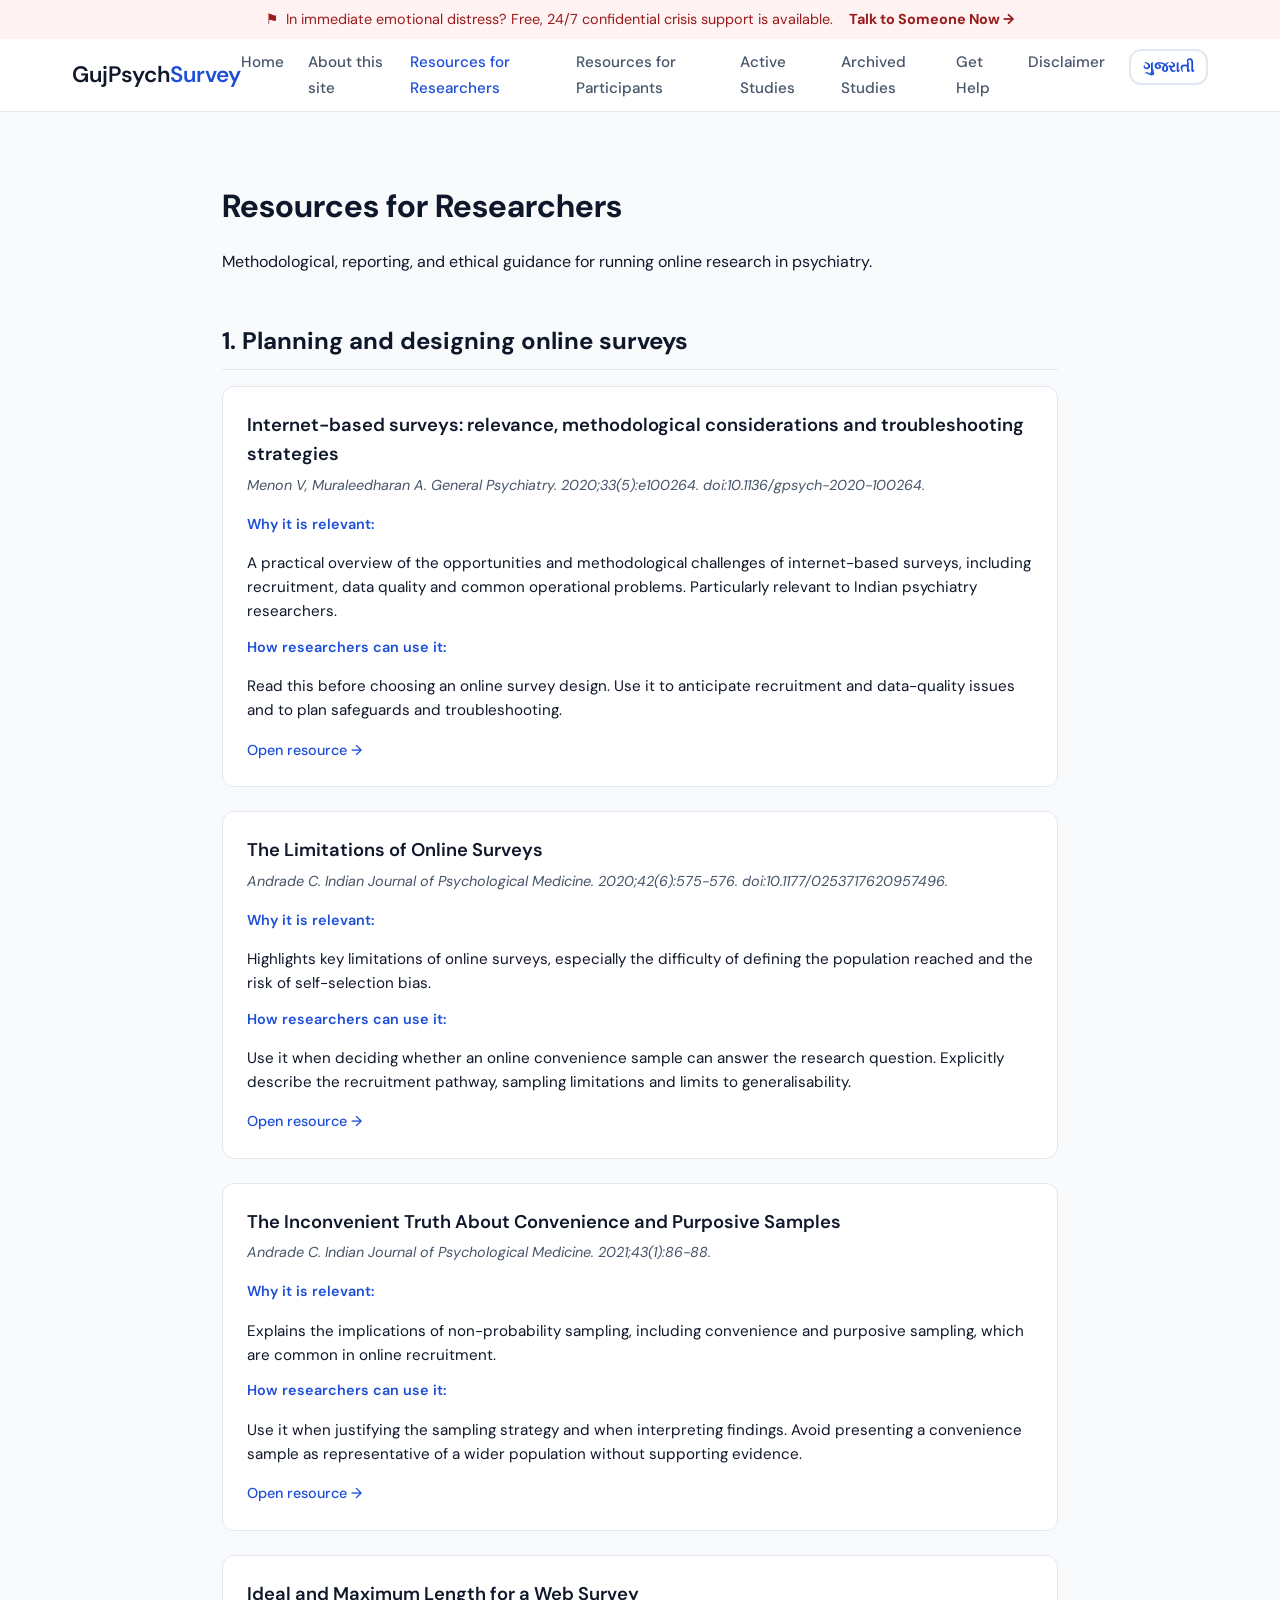
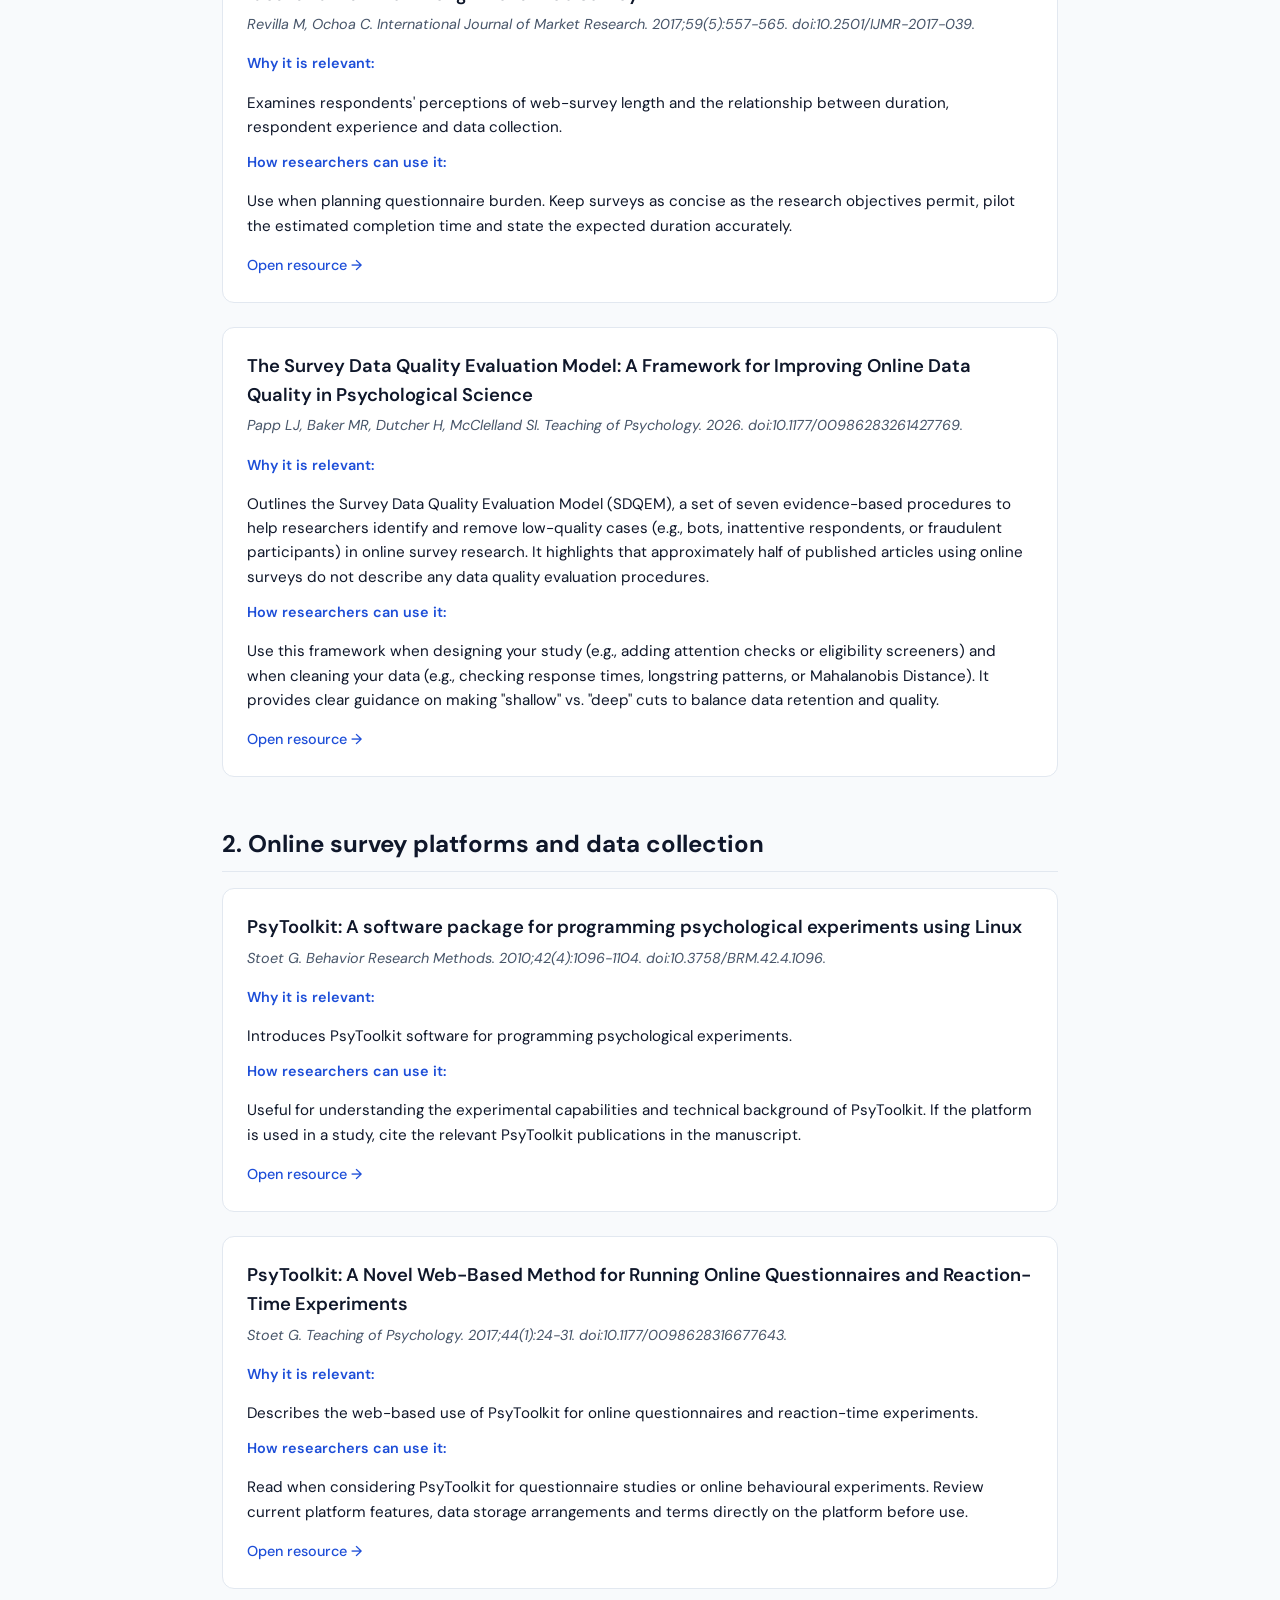
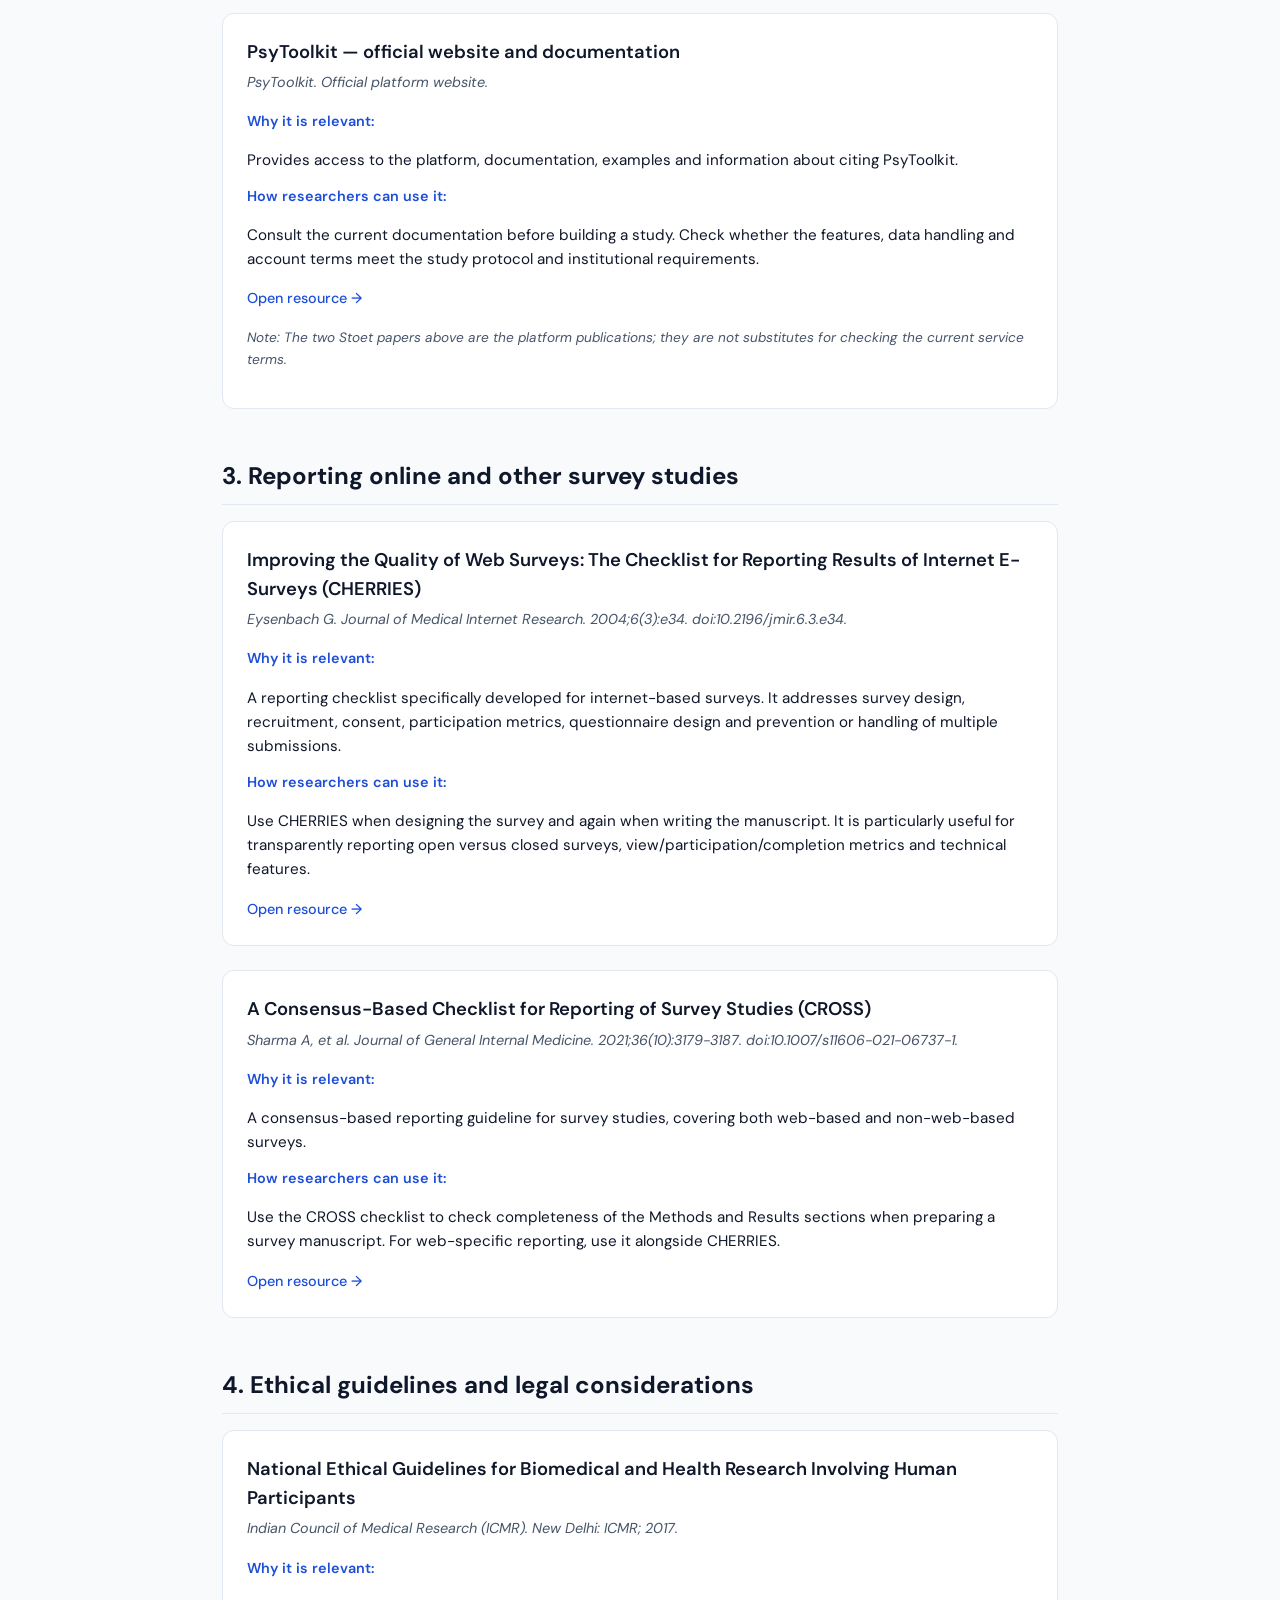
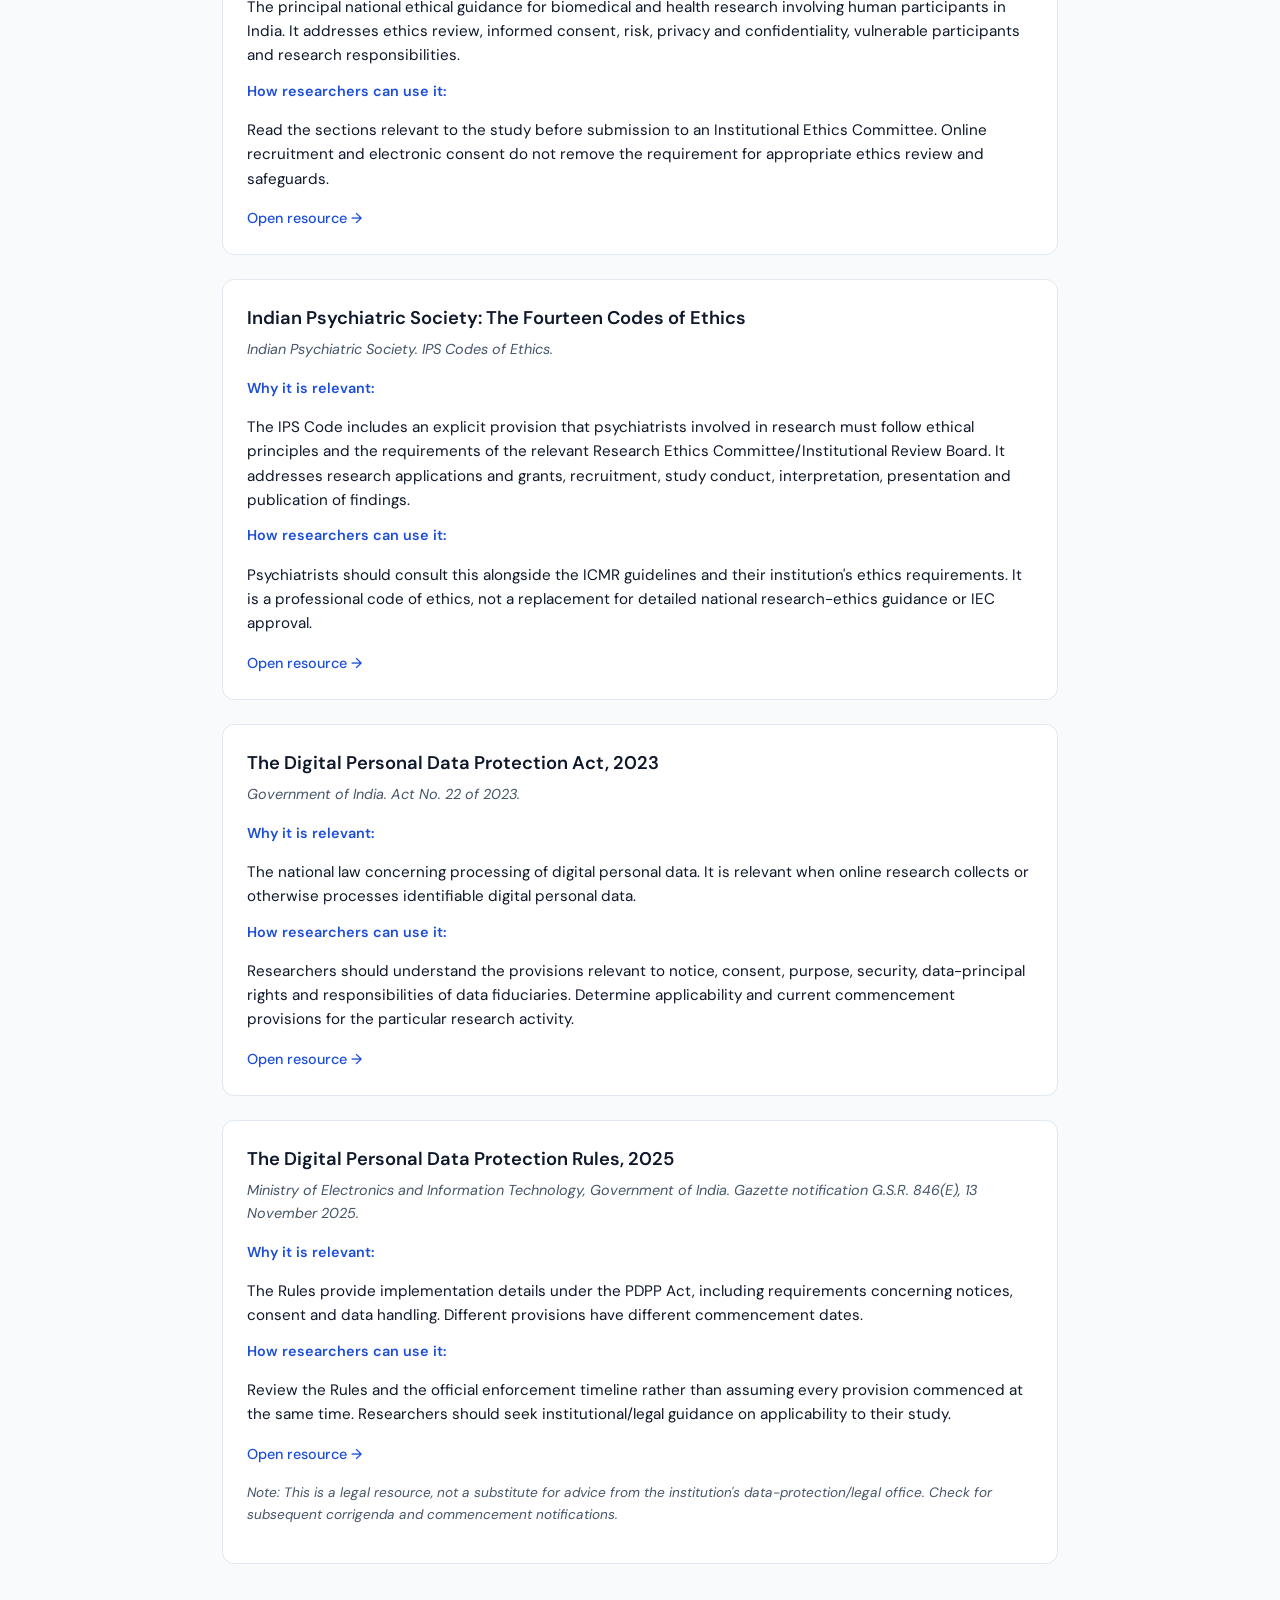
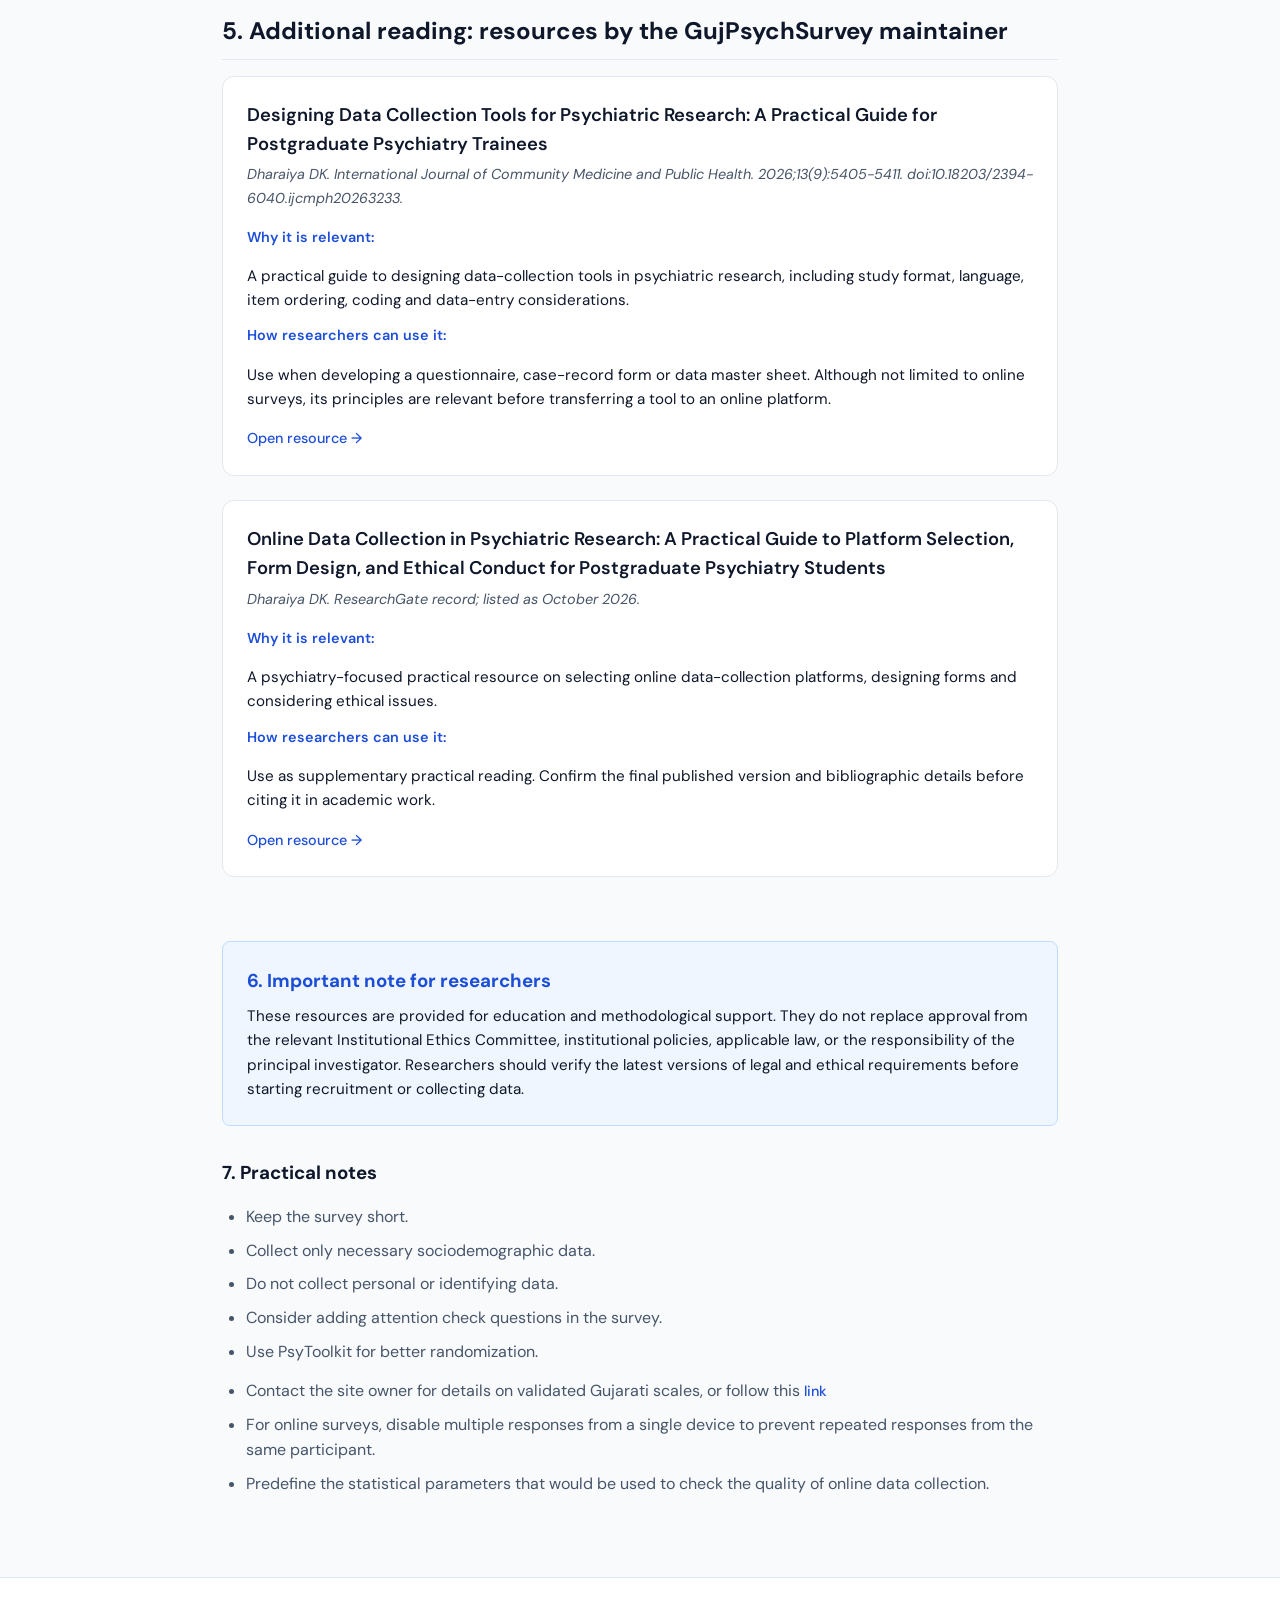
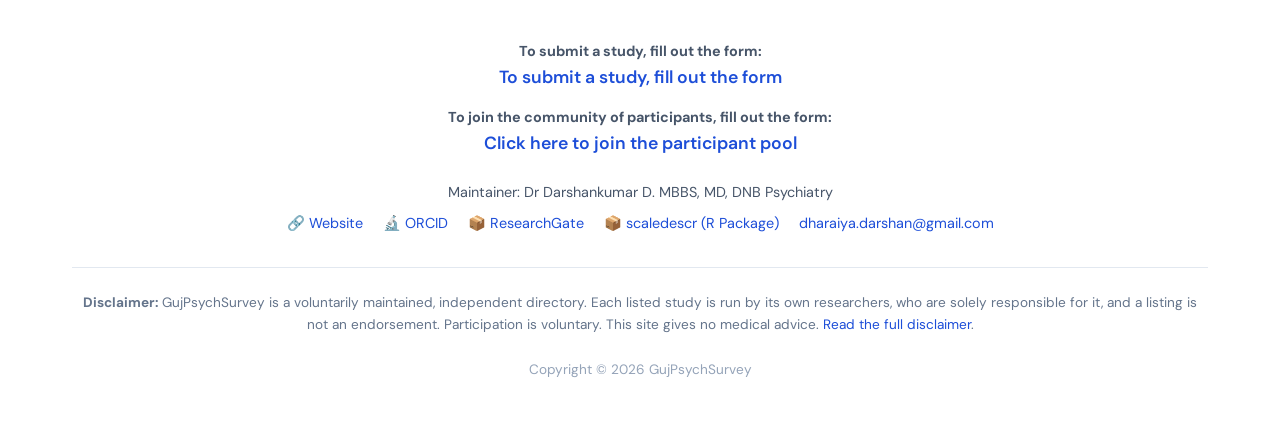
<file: resources-for-researchers.html>
<!DOCTYPE html>
<html lang="en">
<head>
<meta charset="UTF-8">
<meta name="viewport" content="width=device-width, initial-scale=1.0">
<title>Resources for Researchers — GujPsychSurvey</title>
<link rel="preconnect" href="https://fonts.googleapis.com">
<link rel="preconnect" href="https://fonts.gstatic.com" crossorigin>
<link href="https://fonts.googleapis.com/css2?family=DM+Sans:wght@300;400;500;600;700&display=swap" rel="stylesheet">
<link rel="stylesheet" href="styles.css">
<style>
  /* Specific styles to make resource cards readable */
  .resource-card { margin-bottom: 1.5rem; padding: 1.5rem; background: var(--surface); border: 1px solid var(--line); border-radius: var(--radius); }
  .resource-title { font-size: 1.15rem; font-weight: 600; color: var(--ink); margin-bottom: 0.25rem; }
  .resource-citation { font-size: 0.9rem; color: var(--muted); margin-bottom: 1rem; font-style: italic; }
  .resource-label { font-weight: 600; color: var(--accent); font-size: 0.9rem; display: block; margin-top: 0.75rem; margin-bottom: 0.25rem; }
  .resource-text { font-size: 0.95rem; color: var(--ink); margin-bottom: 0.5rem; }
  .resource-link { display: inline-block; margin-top: 0.5rem; font-weight: 500; font-size: 0.9rem; }
  .practical-list li { margin-bottom: 0.5rem; }
</style>
</head>
<body>

<!-- HEADER -->
<div id="nav-placeholder"></div>

<!-- MAIN CONTENT -->
<main>
  <div class="container" style="padding-top: 3rem; padding-bottom: 4rem; max-width: 900px;">
    
    <h1 style="color: var(--ink); margin-bottom: 0.5rem;">Resources for Researchers</h1>
    <p class="lead" style="margin-bottom: 3rem;">Methodological, reporting, and ethical guidance for running online research in psychiatry.</p>

    <!-- 1. Planning and Designing -->
    <h2 style="font-size: 1.5rem; color: var(--ink); margin-bottom: 1rem; border-bottom: 1px solid var(--line); padding-bottom: 0.5rem;">1. Planning and designing online surveys</h2>
    
    <div class="resource-card">
      <div class="resource-title">Internet-based surveys: relevance, methodological considerations and troubleshooting strategies</div>
      <div class="resource-citation">Menon V, Muraleedharan A. General Psychiatry. 2020;33(5):e100264. doi:10.1136/gpsych-2020-100264.</div>
      <span class="resource-label">Why it is relevant:</span>
      <p class="resource-text">A practical overview of the opportunities and methodological challenges of internet-based surveys, including recruitment, data quality and common operational problems. Particularly relevant to Indian psychiatry researchers.</p>
      <span class="resource-label">How researchers can use it:</span>
      <p class="resource-text">Read this before choosing an online survey design. Use it to anticipate recruitment and data-quality issues and to plan safeguards and troubleshooting.</p>
      <a href="https://doi.org/10.1136/gpsych-2020-100264" class="resource-link">Open resource →</a>
    </div>

    <div class="resource-card">
      <div class="resource-title">The Limitations of Online Surveys</div>
      <div class="resource-citation">Andrade C. Indian Journal of Psychological Medicine. 2020;42(6):575-576. doi:10.1177/0253717620957496.</div>
      <span class="resource-label">Why it is relevant:</span>
      <p class="resource-text">Highlights key limitations of online surveys, especially the difficulty of defining the population reached and the risk of self-selection bias.</p>
      <span class="resource-label">How researchers can use it:</span>
      <p class="resource-text">Use it when deciding whether an online convenience sample can answer the research question. Explicitly describe the recruitment pathway, sampling limitations and limits to generalisability.</p>
      <a href="https://doi.org/10.1177/0253717620957496" class="resource-link">Open resource →</a>
    </div>

    <div class="resource-card">
      <div class="resource-title">The Inconvenient Truth About Convenience and Purposive Samples</div>
      <div class="resource-citation">Andrade C. Indian Journal of Psychological Medicine. 2021;43(1):86-88.</div>
      <span class="resource-label">Why it is relevant:</span>
      <p class="resource-text">Explains the implications of non-probability sampling, including convenience and purposive sampling, which are common in online recruitment.</p>
      <span class="resource-label">How researchers can use it:</span>
      <p class="resource-text">Use it when justifying the sampling strategy and when interpreting findings. Avoid presenting a convenience sample as representative of a wider population without supporting evidence.</p>
      <a href="https://doi.org/10.1177/0253717620977000" class="resource-link">Open resource →</a>
    </div>

    <div class="resource-card">
      <div class="resource-title">Ideal and Maximum Length for a Web Survey</div>
      <div class="resource-citation">Revilla M, Ochoa C. International Journal of Market Research. 2017;59(5):557-565. doi:10.2501/IJMR-2017-039.</div>
      <span class="resource-label">Why it is relevant:</span>
      <p class="resource-text">Examines respondents' perceptions of web-survey length and the relationship between duration, respondent experience and data collection.</p>
      <span class="resource-label">How researchers can use it:</span>
      <p class="resource-text">Use when planning questionnaire burden. Keep surveys as concise as the research objectives permit, pilot the estimated completion time and state the expected duration accurately.</p>
      <a href="https://doi.org/10.2501/IJMR-2017-039" class="resource-link">Open resource →</a>
    </div>

    <div class="resource-card">
      <div class="resource-title">The Survey Data Quality Evaluation Model: A Framework for Improving Online Data Quality in Psychological Science</div>
      <div class="resource-citation">Papp LJ, Baker MR, Dutcher H, McClelland SI. Teaching of Psychology. 2026. doi:10.1177/00986283261427769.</div>
      <span class="resource-label">Why it is relevant:</span>
      <p class="resource-text">Outlines the Survey Data Quality Evaluation Model (SDQEM), a set of seven evidence-based procedures to help researchers identify and remove low-quality cases (e.g., bots, inattentive respondents, or fraudulent participants) in online survey research. It highlights that approximately half of published articles using online surveys do not describe any data quality evaluation procedures.</p>
      <span class="resource-label">How researchers can use it:</span>
      <p class="resource-text">Use this framework when designing your study (e.g., adding attention checks or eligibility screeners) and when cleaning your data (e.g., checking response times, longstring patterns, or Mahalanobis Distance). It provides clear guidance on making "shallow" vs. "deep" cuts to balance data retention and quality.</p>
      <a href="https://doi.org/10.1177/00986283261427769" class="resource-link">Open resource →</a>
    </div>

    <!-- 2. Online Survey Platforms -->
    <h2 style="font-size: 1.5rem; color: var(--ink); margin-top: 3rem; margin-bottom: 1rem; border-bottom: 1px solid var(--line); padding-bottom: 0.5rem;">2. Online survey platforms and data collection</h2>

    <div class="resource-card">
      <div class="resource-title">PsyToolkit: A software package for programming psychological experiments using Linux</div>
      <div class="resource-citation">Stoet G. Behavior Research Methods. 2010;42(4):1096-1104. doi:10.3758/BRM.42.4.1096.</div>
      <span class="resource-label">Why it is relevant:</span>
      <p class="resource-text">Introduces PsyToolkit software for programming psychological experiments.</p>
      <span class="resource-label">How researchers can use it:</span>
      <p class="resource-text">Useful for understanding the experimental capabilities and technical background of PsyToolkit. If the platform is used in a study, cite the relevant PsyToolkit publications in the manuscript.</p>
      <a href="https://doi.org/10.3758/BRM.42.4.1096" class="resource-link">Open resource →</a>
    </div>

    <div class="resource-card">
      <div class="resource-title">PsyToolkit: A Novel Web-Based Method for Running Online Questionnaires and Reaction-Time Experiments</div>
      <div class="resource-citation">Stoet G. Teaching of Psychology. 2017;44(1):24-31. doi:10.1177/0098628316677643.</div>
      <span class="resource-label">Why it is relevant:</span>
      <p class="resource-text">Describes the web-based use of PsyToolkit for online questionnaires and reaction-time experiments.</p>
      <span class="resource-label">How researchers can use it:</span>
      <p class="resource-text">Read when considering PsyToolkit for questionnaire studies or online behavioural experiments. Review current platform features, data storage arrangements and terms directly on the platform before use.</p>
      <a href="https://doi.org/10.1177/0098628316677643" class="resource-link">Open resource →</a>
    </div>

    <div class="resource-card">
      <div class="resource-title">PsyToolkit — official website and documentation</div>
      <div class="resource-citation">PsyToolkit. Official platform website.</div>
      <span class="resource-label">Why it is relevant:</span>
      <p class="resource-text">Provides access to the platform, documentation, examples and information about citing PsyToolkit.</p>
      <span class="resource-label">How researchers can use it:</span>
      <p class="resource-text">Consult the current documentation before building a study. Check whether the features, data handling and account terms meet the study protocol and institutional requirements.</p>
      <a href="https://www.psytoolkit.org/" class="resource-link">Open resource →</a>
      <p style="font-size: 0.85rem; color: var(--muted); margin-top: 1rem;"><em>Note: The two Stoet papers above are the platform publications; they are not substitutes for checking the current service terms.</em></p>
    </div>

    <!-- 3. Reporting -->
    <h2 style="font-size: 1.5rem; color: var(--ink); margin-top: 3rem; margin-bottom: 1rem; border-bottom: 1px solid var(--line); padding-bottom: 0.5rem;">3. Reporting online and other survey studies</h2>

    <div class="resource-card">
      <div class="resource-title">Improving the Quality of Web Surveys: The Checklist for Reporting Results of Internet E-Surveys (CHERRIES)</div>
      <div class="resource-citation">Eysenbach G. Journal of Medical Internet Research. 2004;6(3):e34. doi:10.2196/jmir.6.3.e34.</div>
      <span class="resource-label">Why it is relevant:</span>
      <p class="resource-text">A reporting checklist specifically developed for internet-based surveys. It addresses survey design, recruitment, consent, participation metrics, questionnaire design and prevention or handling of multiple submissions.</p>
      <span class="resource-label">How researchers can use it:</span>
      <p class="resource-text">Use CHERRIES when designing the survey and again when writing the manuscript. It is particularly useful for transparently reporting open versus closed surveys, view/participation/completion metrics and technical features.</p>
      <a href="https://doi.org/10.2196/jmir.6.3.e34" class="resource-link">Open resource →</a>
    </div>

    <div class="resource-card">
      <div class="resource-title">A Consensus-Based Checklist for Reporting of Survey Studies (CROSS)</div>
      <div class="resource-citation">Sharma A, et al. Journal of General Internal Medicine. 2021;36(10):3179-3187. doi:10.1007/s11606-021-06737-1.</div>
      <span class="resource-label">Why it is relevant:</span>
      <p class="resource-text">A consensus-based reporting guideline for survey studies, covering both web-based and non-web-based surveys.</p>
      <span class="resource-label">How researchers can use it:</span>
      <p class="resource-text">Use the CROSS checklist to check completeness of the Methods and Results sections when preparing a survey manuscript. For web-specific reporting, use it alongside CHERRIES.</p>
      <a href="https://doi.org/10.1007/s11606-021-06737-1" class="resource-link">Open resource →</a>
    </div>

    <!-- 4. Ethical Guidelines -->
    <h2 style="font-size: 1.5rem; color: var(--ink); margin-top: 3rem; margin-bottom: 1rem; border-bottom: 1px solid var(--line); padding-bottom: 0.5rem;">4. Ethical guidelines and legal considerations</h2>

    <div class="resource-card">
      <div class="resource-title">National Ethical Guidelines for Biomedical and Health Research Involving Human Participants</div>
      <div class="resource-citation">Indian Council of Medical Research (ICMR). New Delhi: ICMR; 2017.</div>
      <span class="resource-label">Why it is relevant:</span>
      <p class="resource-text">The principal national ethical guidance for biomedical and health research involving human participants in India. It addresses ethics review, informed consent, risk, privacy and confidentiality, vulnerable participants and research responsibilities.</p>
      <span class="resource-label">How researchers can use it:</span>
      <p class="resource-text">Read the sections relevant to the study before submission to an Institutional Ethics Committee. Online recruitment and electronic consent do not remove the requirement for appropriate ethics review and safeguards.</p>
      <a href="https://www.icmr.gov.in/guidelines" class="resource-link">Open resource →</a>
    </div>

    <div class="resource-card">
      <div class="resource-title">Indian Psychiatric Society: The Fourteen Codes of Ethics</div>
      <div class="resource-citation">Indian Psychiatric Society. IPS Codes of Ethics.</div>
      <span class="resource-label">Why it is relevant:</span>
      <p class="resource-text">The IPS Code includes an explicit provision that psychiatrists involved in research must follow ethical principles and the requirements of the relevant Research Ethics Committee/Institutional Review Board. It addresses research applications and grants, recruitment, study conduct, interpretation, presentation and publication of findings.</p>
      <span class="resource-label">How researchers can use it:</span>
      <p class="resource-text">Psychiatrists should consult this alongside the ICMR guidelines and their institution's ethics requirements. It is a professional code of ethics, not a replacement for detailed national research-ethics guidance or IEC approval.</p>
      <a href="https://indianpsychiatricsociety.org/wp-content/uploads/2021/02/IPS-Codes-of-Ethics.pdf" class="resource-link">Open resource →</a>
    </div>

    <div class="resource-card">
      <div class="resource-title">The Digital Personal Data Protection Act, 2023</div>
      <div class="resource-citation">Government of India. Act No. 22 of 2023.</div>
      <span class="resource-label">Why it is relevant:</span>
      <p class="resource-text">The national law concerning processing of digital personal data. It is relevant when online research collects or otherwise processes identifiable digital personal data.</p>
      <span class="resource-label">How researchers can use it:</span>
      <p class="resource-text">Researchers should understand the provisions relevant to notice, consent, purpose, security, data-principal rights and responsibilities of data fiduciaries. Determine applicability and current commencement provisions for the particular research activity.</p>
      <a href="https://egazette.gov.in/WriteReadData/2023/248045.pdf" class="resource-link">Open resource →</a>
    </div>

    <div class="resource-card">
      <div class="resource-title">The Digital Personal Data Protection Rules, 2025</div>
      <div class="resource-citation">Ministry of Electronics and Information Technology, Government of India. Gazette notification G.S.R. 846(E), 13 November 2025.</div>
      <span class="resource-label">Why it is relevant:</span>
      <p class="resource-text">The Rules provide implementation details under the PDPP Act, including requirements concerning notices, consent and data handling. Different provisions have different commencement dates.</p>
      <span class="resource-label">How researchers can use it:</span>
      <p class="resource-text">Review the Rules and the official enforcement timeline rather than assuming every provision commenced at the same time. Researchers should seek institutional/legal guidance on applicability to their study.</p>
      <a href="https://www.meity.gov.in/documents/act-and-policies/digital-personal-data-protection-rules-2025-gDOxUjMtQWa" class="resource-link">Open resource →</a>
      <p style="font-size: 0.85rem; color: var(--muted); margin-top: 1rem;"><em>Note: This is a legal resource, not a substitute for advice from the institution's data-protection/legal office. Check for subsequent corrigenda and commencement notifications.</em></p>
    </div>

    <!-- 5. Additional Reading -->
    <h2 style="font-size: 1.5rem; color: var(--ink); margin-top: 3rem; margin-bottom: 1rem; border-bottom: 1px solid var(--line); padding-bottom: 0.5rem;">5. Additional reading: resources by the GujPsychSurvey maintainer</h2>

    <div class="resource-card">
      <div class="resource-title">Designing Data Collection Tools for Psychiatric Research: A Practical Guide for Postgraduate Psychiatry Trainees</div>
      <div class="resource-citation">Dharaiya DK. International Journal of Community Medicine and Public Health. 2026;13(9):5405-5411. doi:10.18203/2394-6040.ijcmph20263233.</div>
      <span class="resource-label">Why it is relevant:</span>
      <p class="resource-text">A practical guide to designing data-collection tools in psychiatric research, including study format, language, item ordering, coding and data-entry considerations.</p>
      <span class="resource-label">How researchers can use it:</span>
      <p class="resource-text">Use when developing a questionnaire, case-record form or data master sheet. Although not limited to online surveys, its principles are relevant before transferring a tool to an online platform.</p>
      <a href="https://doi.org/10.18203/2394-6040.ijcmph20263233" class="resource-link">Open resource →</a>
    </div>

    <div class="resource-card">
      <div class="resource-title">Online Data Collection in Psychiatric Research: A Practical Guide to Platform Selection, Form Design, and Ethical Conduct for Postgraduate Psychiatry Students</div>
      <div class="resource-citation">Dharaiya DK. ResearchGate record; listed as October 2026.</div>
      <span class="resource-label">Why it is relevant:</span>
      <p class="resource-text">A psychiatry-focused practical resource on selecting online data-collection platforms, designing forms and considering ethical issues.</p>
      <span class="resource-label">How researchers can use it:</span>
      <p class="resource-text">Use as supplementary practical reading. Confirm the final published version and bibliographic details before citing it in academic work.</p>
      <a href="https://doi.org/10.5005/jp-journals-10067-0234" class="resource-link">Open resource →</a>
    </div>

    <!-- 6 & 7. Important Notes -->
    <div style="margin-top: 4rem;">
      <div style="background: var(--accent-soft); padding: 1.5rem; border-radius: 8px; border: 1px solid #bfdbfe; margin-bottom: 2rem;">
        <h3 style="color: var(--accent); margin-top: 0; margin-bottom: 0.5rem;">6. Important note for researchers</h3>
        <p style="margin: 0; color: var(--ink); font-size: 0.95rem;">These resources are provided for education and methodological support. They do not replace approval from the relevant Institutional Ethics Committee, institutional policies, applicable law, or the responsibility of the principal investigator. Researchers should verify the latest versions of legal and ethical requirements before starting recruitment or collecting data.</p>
      </div>

      <h3 style="color: var(--ink); margin-bottom: 1rem;">7. Practical notes</h3>
      <ul class="practical-list" style="color: var(--muted); padding-left: 1.5rem;">
        <li>Keep the survey short.</li>
        <li>Collect only necessary sociodemographic data.</li>
        <li>Do not collect personal or identifying data.</li>
        <li>Consider adding attention check questions in the survey.</li>
        <li>Use PsyToolkit for better randomization.</li>
        <li>Contact the site owner for details on validated Gujarati scales, or follow this <a href="https://www.gujpsych-repository.com/scales.html" class="resource-link">link</a></li>
        <li>For online surveys, disable multiple responses from a single device to prevent repeated responses from the same participant.</li>
        <li>Predefine the statistical parameters that would be used to check the quality of online data collection.</li>
      </ul>
    </div>

  </div>
</main>

<!-- FOOTER -->
<div id="footer-placeholder"></div>

<!-- Standard Script -->
<script src="script.js"></script>
</body>
</html>
</file>
<file: styles.css>
/* ------------------------------------------------------------------
   GujPsychSurvey — Modern Clinical Portal Theme
------------------------------------------------------------------- */
:root {
  /* Colors from screenshot */
  --bg: #f8fafc;            /* Very light cool gray background */
  --surface: #ffffff;
  --ink: #0f172a;           /* Dark navy for headings */
  --muted: #475569;         /* Slate gray for text */
  --accent: #1d4ed8;        /* Clinical blue for primary buttons */
  --accent-hover: #1e40af;
  --accent-soft: #eff6ff;   /* Light blue for tags/badges */
  --line: #e2e8f0;          /* Subtle borders */
  --alert-bg: #fef2f2;      /* Light red for urgent banner */
  --alert-ink: #991b1b;     /* Dark red text */
  
  /* Typography */
  --sans: "DM Sans", system-ui, -apple-system, sans-serif;
  --serif: "Cormorant Garamond", Georgia, serif; /* Kept for larger headings if needed */
  
  --radius: 12px;
  --maxw: 1200px;
}

*, *::before, *::after { box-sizing: border-box; }
html { scroll-behavior: smooth; }
body {
  margin: 0; background: var(--bg); color: var(--ink);
  font-family: var(--sans); font-size: 1rem; line-height: 1.6;
  -webkit-font-smoothing: antialiased;
}

a { color: var(--accent); text-decoration: none; }
a:hover { text-decoration: underline; }

.container { max-width: var(--maxw); margin: 0 auto; padding: 0 2rem; }

/* ---------- Top Alert Bar ---------- */
.top-alert {
  background: var(--alert-bg); color: var(--alert-ink);
  text-align: center; padding: 0.5rem 1rem; font-size: 0.9rem;
  display: flex; align-items: center; justify-content: center; gap: 0.5rem;
}

/* ---------- Header / Nav ---------- */
.site-header { 
  background: var(--surface); 
  border-bottom: 1px solid var(--line);
  position: sticky; top: 0; z-index: 50;
}
.nav-inner { display: flex; align-items: center; justify-content: space-between; min-height: 72px; }
.brand { font-size: 1.4rem; font-weight: 600; color: var(--ink); text-decoration: none; }
.brand em { color: var(--accent); font-style: normal; }

#main-nav ul { display: flex; gap: 1.5rem; list-style: none; margin: 0; padding: 0; }
#main-nav a { color: var(--muted); font-weight: 500; font-size: 0.95rem; text-decoration: none; }
#main-nav a:hover, #main-nav a[aria-current="page"] { color: var(--accent); }
.hamburger { display: none; background: none; border: none; cursor: pointer; }

/* ---------- Hero Section ---------- */
.hero { 
  display: flex;
  flex-direction: column;
  align-items: center;
  text-align: center;
  padding: 4rem 0; 
  max-width: 800px; /* This keeps the text from stretching too wide */
  margin: 0 auto;   /* This centers the whole block on the page */
}
.hero-tag {
  display: inline-flex; align-items: center; gap: 0.5rem;
  background: var(--accent-soft); color: var(--accent);
  font-size: 0.85rem; font-weight: 600; padding: 0.4rem 1rem; 
  border-radius: 999px; margin-bottom: 1.5rem; border: 1px solid #bfdbfe;
}
.hero h1 { font-size: clamp(2.2rem, 4vw, 3.2rem); line-height: 1.15; margin: 0 0 1rem; font-weight: 700; letter-spacing: -0.02em; }
.hero p.lead { font-size: 1.15rem; color: var(--muted); margin: 0 0 2rem; max-width: 90%; }
.hero-actions { 
  display: flex; 
  flex-wrap: wrap; 
  gap: 1rem; 
  margin-bottom: 1.5rem; 
  justify-content: center; /* Centers the buttons */
}
/* Buttons */
.btn-primary, .btn-secondary {
  display: inline-flex; align-items: center; justify-content: center;
  padding: 0.75rem 1.5rem; border-radius: 8px; font-weight: 600;
  text-decoration: none; transition: all 0.2s; font-size: 1rem;
}
.btn-primary { background: var(--accent); color: #fff; border: 1px solid var(--accent); }
.btn-primary:hover { background: var(--accent-hover); text-decoration: none; }
.btn-secondary { background: transparent; color: var(--accent); border: 1px solid var(--accent); }
.btn-secondary:hover { background: var(--accent-soft); text-decoration: none; }

.hero-badges { display: flex; gap: 1rem; font-size: 0.85rem; color: var(--muted); }
.hero-badges span { display: flex; align-items: center; gap: 0.4rem; }
.hero-badges span::before { content: "✓"; color: #10b981; font-weight: bold; }

/* Mockup Abstract Block (Right side of hero) */
.hero-mockup {
  background: var(--surface); border: 1px solid var(--line);
  border-radius: var(--radius); padding: 1.5rem; box-shadow: 0 4px 6px -1px rgba(0,0,0,0.05);
}
.mockup-bar { height: 12px; background: var(--line); border-radius: 4px; margin-bottom: 1rem; }
.mockup-bar.w-75 { width: 75%; }
.mockup-bar.w-50 { width: 50%; }
.mockup-bar.w-100 { width: 100%; }
.mockup-meta { display: flex; justify-content: space-between; font-size: 0.75rem; color: var(--muted); margin-top: 1.5rem; }

/* ---------- Stats Grid ---------- */
.stats-section { padding: 2rem 0; border-top: 1px solid var(--line); border-bottom: 1px solid var(--line); background: var(--surface); }
.stats-grid { display: grid; grid-template-columns: repeat(4, 1fr); gap: 1.5rem; text-align: center; }
.stat-card { padding: 1rem; }
.stat-number { font-size: 2rem; font-weight: 700; color: var(--accent); line-height: 1; margin-bottom: 0.5rem; }
.stat-label { font-size: 0.9rem; color: var(--muted); font-weight: 500; }

/* ---------- Search Bar ---------- */
.search-section { padding: 3rem 0; text-align: center; }
.search-section h3 { margin-bottom: 1rem; font-weight: 600; }
.search-wrapper { 
  display: flex; max-width: 700px; margin: 0 auto; 
  background: var(--surface); border: 1px solid var(--line); 
  border-radius: 999px; padding: 0.5rem; box-shadow: 0 2px 4px rgba(0,0,0,0.02);
}
.search-wrapper input { 
  flex: 1; border: none; background: transparent; padding: 0.75rem 1rem; 
  font-size: 1rem; outline: none; font-family: inherit;
}
.search-wrapper button { padding: 0.75rem 2rem; border-radius: 999px; }

/* ---------- How It Works ---------- */
.how-it-works { padding: 4rem 0; }
.section-title { text-align: center; margin-bottom: 3rem; }
.section-title h2 { font-size: 1.8rem; margin-bottom: 0.5rem; }
.section-title p { color: var(--muted); font-size: 1.1rem; }
.steps-grid { display: grid; grid-template-columns: repeat(2, 1fr); gap: 2rem; }
.step-card {
  background: var(--surface); border: 1px solid var(--line);
  border-radius: var(--radius); padding: 2rem; position: relative;
}
.step-num {
  width: 32px; height: 32px; background: var(--accent-soft); color: var(--accent);
  border-radius: 50%; display: flex; align-items: center; justify-content: center;
  font-weight: 700; margin-bottom: 1rem;
}
.step-card h3 { font-size: 1.2rem; margin: 0 0 0.5rem; }
.step-card p { font-size: 0.95rem; color: var(--muted); margin: 0; }

/* ---------- Featured Research ---------- */
.featured-section { padding: 3rem 0 5rem; border-top: 1px solid var(--line); }
.featured-header { display: flex; justify-content: space-between; align-items: flex-end; margin-bottom: 2rem; }
.featured-header h2 { margin: 0 0 0.5rem; font-size: 1.8rem; }
.featured-header p { margin: 0; color: var(--muted); }
.featured-header a { font-weight: 500; font-size: 0.95rem; }
.empty-state { 
  background: var(--surface); border: 1px dashed var(--line); 
  border-radius: var(--radius); padding: 3rem; text-align: center; color: var(--muted); 
}

/* ---------- Footer ---------- */
.site-footer { background: var(--surface); border-top: 1px solid var(--line); padding: 3rem 0; text-align: center; color: var(--muted); font-size: 0.9rem; }

/* Responsive */
@media (max-width: 900px) {
  .hero { grid-template-columns: 1fr; text-align: center; }
  .hero-badges { justify-content: center; }
  .hero-actions { justify-content: center; }
  .hero-mockup { display: none; }
  .stats-grid { grid-template-columns: repeat(2, 1fr); }
  .steps-grid { grid-template-columns: 1fr; }
  .featured-header { flex-direction: column; align-items: flex-start; gap: 1rem; }
}

@media (max-width: 768px) {
  .hamburger { display: block; }
  #main-nav { display: none; position: absolute; top: 100%; left: 0; right: 0; background: var(--surface); padding: 1rem; border-bottom: 1px solid var(--line); }
  #main-nav.open { display: block; }
  #main-nav ul { flex-direction: column; gap: 1rem; }
}

/* ---------- Footer ---------- */
.site-footer { 
  background: var(--surface); 
  border-top: 1px solid var(--line); 
  padding: 3rem 0 2rem; 
  color: var(--muted); 
  font-size: 0.9rem; 
  line-height: 1.6;
}

.site-footer a { 
  color: var(--accent); 
  text-decoration: none; 
}
.site-footer a:hover { 
  text-decoration: underline; 
}

.footer-top {
  margin-bottom: 1.5rem;
}

.footer-email {
  font-size: 1.1rem;
  font-weight: 600;
}

.footer-maintainer {
  margin-bottom: 1.5rem;
  padding-bottom: 1.5rem;
  border-bottom: 1px solid var(--line);
}

.footer-maintainer p {
  margin: 0 0 0.5rem 0;
}

.footer-links { 
  display: flex; 
  flex-wrap: wrap; 
  gap: 0.75rem 1.25rem; 
  margin-top: 0.5rem;
  justify-content: center; /* <-this brings links in centre */
}

.footer-disclaimer {
  font-size: 0.85rem;
  color: #64748b; /* Slightly lighter gray for legal text */
  margin-bottom: 1.5rem;
}

.footer-bottom {
  text-align: center;
  font-size: 0.85rem;
  color: #94a3b8;
}

/* --- Mobile Header Fix --- */
@media (max-width: 900px) {
  /* Hide the text links */
  #main-nav ul {
    display: none; 
    flex-direction: column;
    width: 100%;
    margin-top: 1rem;
  }
  
  /* Show the links when the hamburger is clicked */
  #main-nav.open ul {
    display: flex;
  }

  /* Make the nav container drop down below the header */
  #main-nav {
    position: absolute;
    top: 100%;
    left: 0;
    right: 0;
    background: var(--surface);
    padding: 1rem 2rem;
    border-bottom: 1px solid var(--line);
    box-shadow: 0 4px 6px -1px rgba(0,0,0,0.1);
    display: none;
  }

  #main-nav.open {
    display: block;
  }

  /* Show the hamburger button */
  .hamburger {
    display: block;
  }
}

/* --- Responsive Header & Hamburger Menu --- */

/* Hide hamburger on large screens */
.hamburger {
  display: none;
  background: none;
  border: none;
  cursor: pointer;
  padding: 0.5rem;
}

/* Hamburger lines styling */
.hamburger span {
  display: block;
  width: 25px;
  height: 3px;
  background-color: var(--ink);
  margin: 5px 0;
  transition: 0.3s;
}

/* On screens smaller than 1060px (Tablets & Phones) */
@media (max-width: 1060px) {
  /* 1. Show the hamburger button */
  .hamburger {
    display: block;
  }

  /* 2. Hide the main navigation by default */
  #main-nav {
    display: none; 
    position: absolute;
    top: 100%;
    left: 0;
    right: 0;
    background: var(--surface);
    border-bottom: 1px solid var(--line);
    box-shadow: 0 4px 6px -1px rgba(0,0,0,0.1);
    padding: 1rem;
  }

  /* 3. Show the navigation when the 'open' class is added via JS */
  #main-nav.open {
    display: block;
  }

  /* 4. Make the links stack vertically instead of horizontally */
  #main-nav ul {
    flex-direction: column;
    gap: 0.5rem;
  }
  
  #main-nav ul li {
    width: 100%;
  }
  
  #main-nav ul li a {
    display: block;
    padding: 0.75rem 1rem;
  }
}

/* --- BILINGUAL TYPOGRAPHY --- */
@import url('https://fonts.googleapis.com/css2?family=Noto+Sans+Gujarati:wght@400;500;700&display=swap');

html[lang="gu"] body {
  /* Fallback to Noto Sans Gujarati for Gujarati text */
  font-family: 'Noto Sans Gujarati', 'DM Sans', sans-serif;
  /* Gujarati script often needs a tiny bit more line-height for legibility */
  line-height: 1.6; 
}

html[lang="gu"] h1, 
html[lang="gu"] h2, 
html[lang="gu"] h3 {
  line-height: 1.3;
}

#lang-toggle {
  background: var(--surface);
  border: 2px solid var(--line);
  color: var(--accent); /* Changed to blue to make it highlight */
  padding: 0.35rem 0.75rem;
  border-radius: var(--radius);
  cursor: pointer;
  font-family: 'DM Sans', 'Noto Sans Gujarati', sans-serif;
  font-weight: 600; /* Made slightly bolder */
  font-size: 0.95rem;
  transition: all 0.2s ease;
}

#lang-toggle:hover {
  background: var(--accent); /* Solid blue background on hover */
  color: #ffffff; /* White text on hover */
  border-color: var(--accent);
}
</file>
